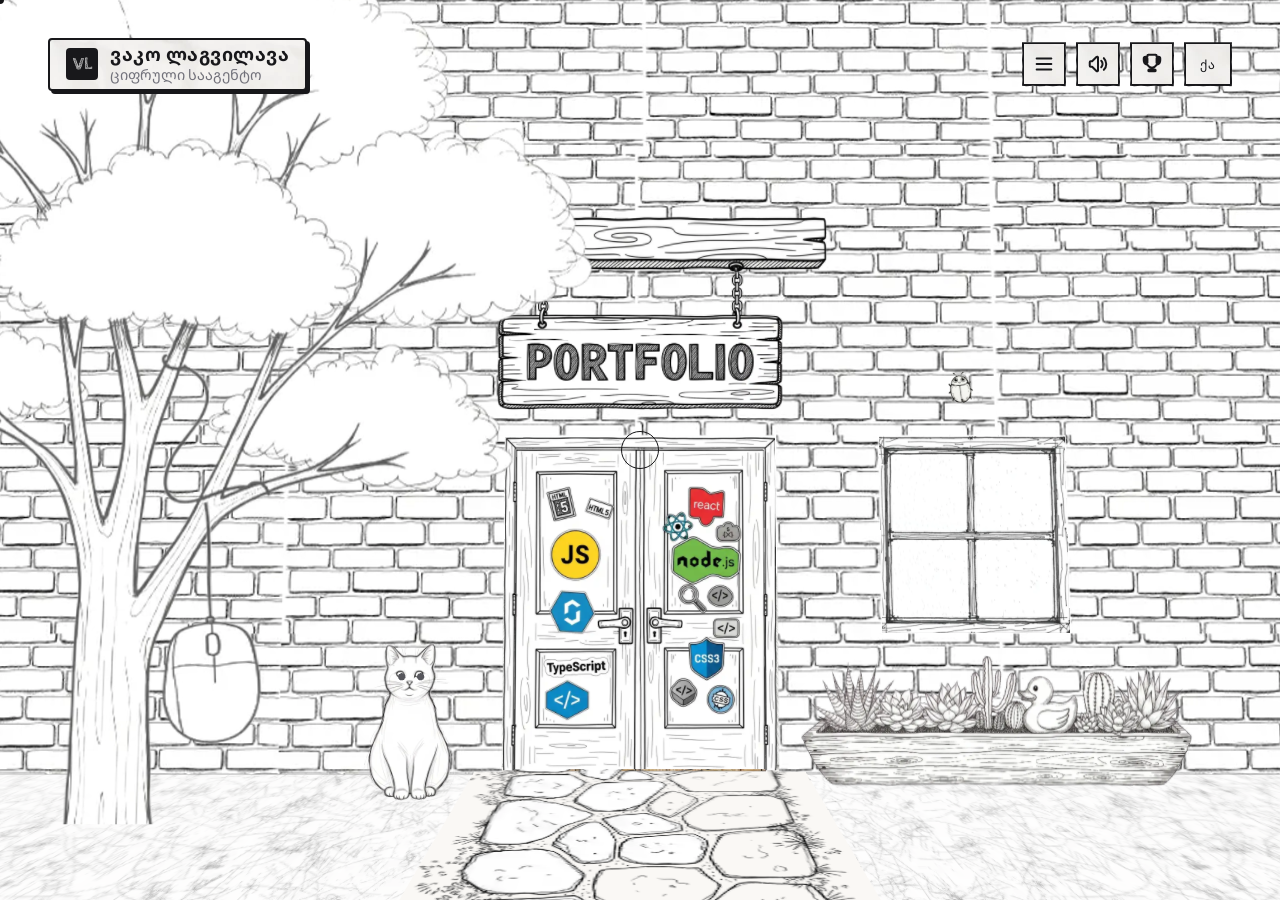
<file: index.html>
<!DOCTYPE html>
<html lang="ka">
<head>
  <meta charset="UTF-8">
  <meta name="viewport" content="width=device-width, initial-scale=1.0">
  <link rel="icon" href="data:,">
  <title>ვაკო ლაგვილავა | ციფრული სააგენტო — itomdev.com Interactive 3D Sketch</title>
  <meta name="description" content="ვაკო ლაგვილავასა და მისი გუნდის პრემიუმ ხელნაკეთი 3D პორტფოლიო და ციფრული სააგენტო itomdev.com-ის ესთეტიკით. ვებ დეველოპმენტი, UI/UX დიზაინი, AI ავტომატიზაცია, ვიდეო პროდუქცია, თარგმნა და SEO.">
  <meta name="author" content="ვაკო ლაგვილავა">
  
  <!-- Preload Textures -->
  <link rel="preload" as="image" href="assets/textures/paper-texture.webp">
  <link rel="preload" as="image" href="assets/textures/corridor/wall_texture.webp">
  <link rel="preload" as="image" href="assets/textures/corridor/kawalekpodlogi.webp">
  
  <!-- CSS Styles -->
  <link rel="stylesheet" href="css/base.css">
  <link rel="stylesheet" href="css/layout.css">
  <link rel="stylesheet" href="css/components.css">
  <link rel="stylesheet" href="css/animations.css">
  <link rel="stylesheet" href="css/experience.css?v=20260927_05">

  <style>
    /* itomdev 3D App Container */
    body {
      overflow: hidden;
      background: #faf8f5;
    }
    
    #canvasContainer {
      position: fixed;
      inset: 0;
      width: 100vw;
      height: 100vh;
      z-index: 1;
      cursor: grab;
    }

    #canvasContainer:active {
      cursor: grabbing;
    }

    /* Map Graphic with Overlay Slots */
    .authentic-map-wrapper {
      position: relative;
      width: 100%;
      border: 2px solid var(--border-ink);
      border-radius: 8px;
      overflow: hidden;
      box-shadow: 3px 3px 0px var(--border-ink);
      margin-top: 14px;
    }

    .authentic-map-img {
      width: 100%;
      display: block;
      pointer-events: none;
    }

    .map-room-hitbox {
      position: absolute;
      cursor: pointer;
      background: rgba(99, 102, 241, 0.08);
      border: 1.5px dashed rgba(24, 24, 27, 0.5);
      border-radius: 6px;
      transition: all 0.2s ease;
      display: flex;
      align-items: center;
      justify-content: center;
      font-family: var(--font-display);
      font-size: 1.1rem;
      color: var(--text-ink);
      font-weight: 700;
    }

    .map-room-hitbox:hover {
      background: rgba(99, 102, 241, 0.25);
      border-color: var(--accent);
      color: var(--accent);
      transform: scale(1.03);
    }

    .hitbox-about { top: 12%; left: 8%; width: 38%; height: 26%; }
    .hitbox-studio { top: 12%; right: 8%; width: 38%; height: 26%; }
    .hitbox-gallery { top: 42%; left: 8%; width: 38%; height: 26%; }
    .hitbox-ailab { top: 42%; right: 8%; width: 38%; height: 26%; }
    .hitbox-contact { bottom: 8%; left: 25%; width: 50%; height: 20%; }
  </style>
</head>
<body>

  <!-- 1. itomdev.com Authentic Paper Tear Preloader -->
  <div class="preloader" id="sitePreloader">
    <div class="preloader-half preloader-half-left"></div>
    <div class="preloader-half preloader-half-right"></div>
    <div class="preloader-center-content">
      <div class="preloader-badge">
        <div class="preloader-counter" id="preloaderCounter">0%</div>
        <div class="preloader-label">ქაღალდის გახევა...</div>
      </div>
      <div style="font-family: var(--font-hand); font-size: 1.25rem; color: #3f3f46; font-weight: 700;">
        ვაკო ლაგვილავა • 3D ციფრული სივრცე
      </div>
    </div>
  </div>

  <!-- 2. 3D WebGL Canvas Container (Walkable Hand-Drawn Corridor) -->
  <div id="canvasContainer"></div>

  <!-- 3. Floating "Back to Corridor" Button (visible when inside a room) -->
  <button class="back-to-corridor-btn" id="backToCorridorBtn" data-cursor-text="გასვლა">
    <span data-i18n="backToCorridor">← კორიდორში დაბრუნება</span>
  </button>

  <!-- 4. Floating Header & HUD Controls (itomdev style) -->
  <header class="site-header">
    <a href="#" class="brand-badge" id="corridorBrandBadge" data-cursor-text="სააგენტო">
      <div class="brand-logo-icon">VL</div>
      <div class="brand-text">
        <span class="brand-name">ვაკო ლაგვილავა</span>
        <span class="brand-tagline" data-i18n="brandTagline">ციფრული სააგენტო</span>
      </div>
    </a>

    <div class="hud-controls">
      <!-- 1. Authentic Menu Button [ ☰ ] -->
      <button class="hud-btn" id="mapBtn" aria-label="მენიუ & რუკა" data-cursor-text="მენიუ">
        <svg fill="none" stroke="currentColor" viewBox="0 0 24 24" stroke-width="2.5">
          <path stroke-linecap="round" stroke-linejoin="round" d="M4 6h16M4 12h16M4 18h16"/>
        </svg>
      </button>

      <!-- 2. Audio Toggle Button [ 🔊 ] -->
      <button class="hud-btn" id="audioBtn" aria-label="ხმა" data-cursor-text="ხმა">
        <svg fill="none" stroke="currentColor" viewBox="0 0 24 24" stroke-width="2">
          <path stroke-linecap="round" stroke-linejoin="round" d="M15.536 8.464a5 5 0 010 7.072m2.828-9.9a9 9 0 010 12.728M5.586 15H4a1 1 0 01-1-1v-4a1 1 0 011-1h1.586l4.707-4.707C10.923 3.663 12 4.109 12 5v14c0 .891-1.077 1.337-1.707.707L5.586 15z"/>
        </svg>
      </button>

      <!-- 3. Trophy / Achievements Button [ 🏆 ] -->
      <button class="hud-btn" id="notesBtn" aria-label="მიღწევები" data-cursor-text="მიღწევები">
        <svg fill="none" stroke="currentColor" viewBox="0 0 24 24" stroke-width="2">
          <path stroke-linecap="round" stroke-linejoin="round" d="M19 4h-2V3a1 1 0 00-1-1H8a1 1 0 00-1 1v1H5a2 2 0 00-2 2v2a5 5 0 004 4.9 7 7 0 005 3.1V18H9a1 1 0 000 2h6a1 1 0 000-2h-3v-2a7 7 0 005-3.1A5 5 0 0021 8V6a2 2 0 00-2-2zM5 8V6h2v4.7A3 3 0 015 8zm14 0a3 3 0 01-2 2.7V6h2v2z"/>
        </svg>
      </button>
      <div class="language-switcher">
        <button class="hud-btn language-toggle" id="languageToggle" aria-label="ენის არჩევა" aria-expanded="false">
          <span id="currentLanguage">ქა</span>
        </button>
        <div class="language-menu" id="languageMenu" hidden>
          <button type="button" data-language="ka">ქართული</button>
          <button type="button" data-language="en">English</button>
          <button type="button" data-language="ru">Русский</button>
        </div>
      </div>
    </div>
  </header>

  <!-- 5. Floating Corridor Hint at bottom -->
  <div class="corridor-hint-badge" id="corridorHint">
    <span class="hint-arrow">🚪</span>
    <span id="corridorHintText" data-i18n="entranceHint">მიიტანეთ მაუსი კართან • დააკლიკეთ შესასვლელად</span>
  </div>

  <!-- 6. Interactive Floor Map Modal -->
  <div class="map-modal-backdrop" id="mapModal">
    <div class="map-panel-card">
      <div class="map-header">
        <div class="map-title-group">
          <span class="section-tag" data-i18n="mapTag">ინტერაქტიული რუკა</span>
          <h3 data-i18n="mapTitle">სააგენტოს სივრცე (Floor Plan)</h3>
          <p data-i18n="mapDescription">დააჭირეთ ოთახს კორიდორში გადასაადგილებლად ან შესასვლელად</p>
        </div>
        <button class="modal-close-btn" id="mapCloseBtn">✕</button>
      </div>

      <div class="authentic-map-wrapper">
        <img src="assets/images/map.webp" alt="Floor Map" class="authentic-map-img">
        <button class="map-room-hitbox hitbox-about" data-target-room="about" data-cursor-text="შესვლა">
          <span data-i18n="aboutRoom">ჩვენ შესახებ</span>
        </button>
        <button class="map-room-hitbox hitbox-studio" data-target-room="services" data-cursor-text="შესვლა">
          <span data-i18n="servicesRoom">სერვისები</span>
        </button>
        <button class="map-room-hitbox hitbox-gallery" data-target-room="work" data-cursor-text="შესვლა">
          <span data-i18n="workRoom">ნამუშევრები</span>
        </button>
        <button class="map-room-hitbox hitbox-ailab" data-target-room="ai-lab" data-cursor-text="შესვლა">
          AI Lab
        </button>
        <button class="map-room-hitbox hitbox-contact" data-target-room="contact" data-cursor-text="შესვლა">
          <span data-i18n="contactRoom">კონტაქტი</span>
        </button>
      </div>

      <div style="display: flex; justify-content: space-between; align-items: center; margin-top: 18px; font-family: var(--font-hand); font-size: 1.1rem; color: var(--text-muted);">
        <span data-i18n="mapInstruction">📍 დააკლიკეთ ნებისმიერ ზონაზე</span>
        <button class="btn btn-secondary btn-sm" id="mapExitToCorridorBtn" data-i18n="backToCorridorShort">კორიდორში დაბრუნება</button>
      </div>
    </div>
  </div>

  <!-- 7. Audio Settings Panel -->
  <div class="audio-panel-card" id="audioPanel">
    <div class="audio-row">
      <label for="muteCheckbox">ხმოვანი ეფექტები</label>
      <input type="checkbox" id="muteCheckbox" checked style="accent-color: var(--accent); cursor: pointer;">
    </div>
    <div style="font-family: var(--font-hand); font-size: 0.95rem; color: var(--text-muted);">
      ხმის სიმძლავრე (Web Audio):
    </div>
    <input type="range" id="volumeSlider" min="0" max="1" step="0.05" value="0.5" class="audio-slider">
  </div>

  <!-- 8. Achievements & Notes Panel -->
  <div class="notes-panel-card" id="notesPanel">
    <div style="display: flex; justify-content: space-between; align-items: center; border-bottom: 2px dashed #cbd5e1; padding-bottom: 8px; margin-bottom: 12px;">
      <h4 style="font-family: var(--font-display); font-size: 1.3rem; margin: 0;">ჩანიშვნები & მიღწევები</h4>
      <button id="notesCloseBtn" style="cursor: pointer;">✕</button>
    </div>
    <div class="notes-list">
      <div class="note-item unlocked">
        <div class="note-item-check">✓</div>
        <div>
          <div class="note-item-title">კეთილი იყოს თქვენი მობრძანება!</div>
          <div class="note-item-desc">ქაღალდის პრეპროცესორი გაიხსნა და 3D კორიდორი ჩაიტვირთა.</div>
        </div>
      </div>
      <div class="note-item unlocked">
        <div class="note-item-check">✓</div>
        <div>
          <div class="note-item-title">100% No-Template 3D კოდი</div>
          <div class="note-item-desc">itomdev-ის სტილის ხელნაკეთი Three.js კორიდორი.</div>
        </div>
      </div>
      <div class="note-item">
        <div class="note-item-check">○</div>
        <div>
          <div class="note-item-title">გაიარეთ კორიდორი</div>
          <div class="note-item-desc">დასქროლეთ და შეაღეთ ოთახების კარები.</div>
        </div>
      </div>
      <div class="note-item">
        <div class="note-item-check">○</div>
        <div>
          <div class="note-item-title">გამოსცადეთ AI Lab</div>
          <div class="note-item-desc">გაუშვით AI აგენტის ავტონომიური სიმულატორი.</div>
        </div>
      </div>
    </div>
  </div>

  <!-- ======================================================== -->
  <!-- 9. ROOM OVERLAYS (Accessible via door click or map click) -->
  <!-- ======================================================== -->

  <!-- ROOM 1: ABOUT (ჩვენ შესახებ & გუნდი) -->
  <div class="room-overlay-view" id="roomAbout">
    <div class="room-inner-card">
      <div class="section-header">
        <span class="section-tag">ROOM 01 • ABOUT & TEAM</span>
        <h2 class="section-title">ვაკო ლაგვილავა და გუნდი</h2>
        <p class="section-desc">
          "ჩვენ ვაშენებთ სრულ ციფრულ გადაწყვეტილებას იდეიდან დანერგვამდე — დიზაინი, კოდი, კონტენტი და ავტომატიზაცია ერთ ადგილას."
        </p>
      </div>

      <div style="display: grid; grid-template-columns: 1fr 2fr; gap: 36px; align-items: center; margin-bottom: 40px;">
        <div style="text-align: center;">
          <div style="width: 150px; height: 150px; margin: 0 auto; background: #18181b; color: #fff; border-radius: var(--radius-sketch-1); border: 3px solid var(--border-ink); box-shadow: 6px 6px 0px var(--accent); display: flex; align-items: center; justify-content: center; font-family: var(--font-display); font-size: 3.8rem;">
            VL
          </div>
          <h3 style="font-family: var(--font-display); font-size: 1.8rem; margin-top: 14px;">ვაკო ლაგვილავა</h3>
          <p style="font-family: var(--font-hand); font-size: 1.15rem; color: var(--accent);">Creative Lead & Architect</p>
        </div>

        <div>
          <span style="font-family: var(--font-hand); font-size: 1.3rem; color: var(--accent); font-weight: 700;">Mechanics First ფილოსოფია</span>
          <p style="font-size: 1.05rem; line-height: 1.7; color: var(--text-ink); margin-top: 10px;">
            ვაკო ლაგვილავას ციფრული სააგენტო შეიქმნა მკაფიო მიზნით: დავამსხვრიოთ ნელი, შაბლონური საიტების ეპოქა. ჩვენთან ჯერ იგება მყარი არქიტექტურა, 60fps სისწრაფე და სუფთა ლოგიკა — შემდეგ ემატება შთამბეჭდავი ხელნაწერი ანიმაცია და AI ინტეგრაციები.
          </p>
        </div>
      </div>

      <!-- Team Members -->
      <div style="display: grid; grid-template-columns: repeat(auto-fit, minmax(260px, 1fr)); gap: 20px;">
        <div class="paper-card" style="padding: 24px;">
          <h4 style="font-family: var(--font-display); font-size: 1.4rem;">UI/UX & Branding</h4>
          <p style="font-family: var(--font-hand); color: var(--accent); font-size: 1.05rem;">დიზაინერების გუნდი</p>
          <p style="font-size: 0.9rem; color: var(--text-muted); margin-top: 6px;">მომხმარებელზე მორგებული იდენტობა, ლოგო და დიზაინ სისტემები.</p>
        </div>

        <div class="paper-card" style="padding: 24px;">
          <h4 style="font-family: var(--font-display); font-size: 1.4rem;">Engineering & 3D</h4>
          <p style="font-family: var(--font-hand); color: var(--accent); font-size: 1.05rem;">Frontend / Backend</p>
          <p style="font-size: 0.9rem; color: var(--text-muted); margin-top: 6px;">No-Template სუფთა კოდი, Three.js, React, GSAP ანიმაციები.</p>
        </div>

        <div class="paper-card" style="padding: 24px;">
          <h4 style="font-family: var(--font-display); font-size: 1.4rem;">AI Research Core</h4>
          <p style="font-family: var(--font-hand); color: var(--accent); font-size: 1.05rem;">AI ინჟინერია</p>
          <p style="font-size: 0.9rem; color: var(--text-muted); margin-top: 6px;">ავტონომიური აგენტები, RAG, მონაცემთა ავტომატური ანალიზი.</p>
        </div>
      </div>

      <div style="margin-top: 36px; text-align: center;">
        <button class="btn btn-primary room-exit-btn">კორიდორში დაბრუნება ↩</button>
      </div>
    </div>
  </div>

  <!-- ROOM 2: SERVICES (სერვისების სტუდია) -->
  <div class="room-overlay-view" id="roomServices">
    <div class="room-inner-card">
      <div class="section-header">
        <span class="section-tag">ROOM 02 • SERVICES STUDIO</span>
        <h2 class="section-title">ჩვენი 6 ძირითადი სერვისი</h2>
        <p class="section-desc">
          რას ვაკეთებთ, ვის სჭირდება და რატომ არის სასარგებლო თქვენი ბიზნესისთვის:
        </p>
      </div>

      <div class="services-grid" id="servicesContainer">
        <!-- Rendered via js/data/services.js -->
      </div>

      <div style="margin-top: 36px; text-align: center;">
        <button class="btn btn-primary room-exit-btn">კორიდორში დაბრუნება ↩</button>
      </div>
    </div>
  </div>

  <!-- ROOM 3: WORK (ნამუშევრების გალერეა & Case Studies) -->
  <div class="room-overlay-view" id="roomWork">
    <div class="room-inner-card">
      <div class="section-header">
        <span class="section-tag">ROOM 03 • GALLERY & CASE STUDIES</span>
        <h2 class="section-title">შედეგზე ორიენტირებული პორტფოლიო</h2>
        <p class="section-desc">
          დააჭირეთ ნებისმიერ ბარათს სრული Case Study-ს სანახავად (პრობლემა → გადაწყვეტა → შედეგი):
        </p>
      </div>

      <!-- Filters -->
      <div class="portfolio-filters-row">
        <button class="filter-pill active" data-filter="all">ყველა ნამუშევარი</button>
        <button class="filter-pill" data-filter="web-dev">ვებ & აპლიკაციები</button>
        <button class="filter-pill" data-filter="design">დიზაინი & ბრენდინგი</button>
        <button class="filter-pill" data-filter="ai-automation">AI ავტომატიზაცია</button>
        <button class="filter-pill" data-filter="video">ვიდეო & Motion</button>
        <button class="filter-pill" data-filter="translation">თარგმნა</button>
        <button class="filter-pill" data-filter="seo">SEO & ზრდა</button>
      </div>

      <!-- Grid -->
      <div class="portfolio-grid" id="portfolioGridContainer"></div>

      <!-- Before / After Slider -->
      <div style="margin-top: 50px;">
        <h3 style="font-family: var(--font-display); font-size: 1.8rem; margin-bottom: 12px;">ტრანსფორმაციის სლაიდერი: გადაწიეთ</h3>
        <div class="before-after-container" data-cursor-text="გადაწიე">
          <div class="ba-layer ba-before">
            <div class="ba-card-inner">
              <span class="ba-badge">ძველი სისტემა</span>
              <h3 class="ba-title">ნელი შაბლონი & რუტინა</h3>
              <p style="color: #a1a1aa;">6.8 წმ ჩატვირთვა, ხელით რუტინული პროცესები და დამოკიდებულება რეკლამაზე.</p>
            </div>
          </div>
          <div class="ba-layer ba-after">
            <div class="ba-card-inner">
              <span class="ba-badge">ახალი გადაწყვეტა</span>
              <h3 class="ba-title" style="color: #67e8f9;">60 FPS & Custom AI</h3>
              <p style="color: #bae6fd;">0.4 წმ ელვისებური ჩატვირთვა, +240% კონვერსია და ავტონომიური AI მხარდაჭერა.</p>
            </div>
          </div>
          <div class="ba-handle"><div class="ba-handle-btn">⇄</div></div>
        </div>
      </div>

      <div style="margin-top: 36px; text-align: center;">
        <button class="btn btn-primary room-exit-btn">კორიდორში დაბრუნება ↩</button>
      </div>
    </div>
  </div>

  <!-- ROOM 4: AI LAB (AI ინოვაციების ლაბორატორია) -->
  <div class="room-overlay-view" id="roomAILab">
    <div class="room-inner-card">
      <div class="section-header">
        <span class="section-tag">ROOM 04 • AGENCY AI LAB</span>
        <h2 class="section-title">ინტერაქტიული AI ავტომატიზაციის სიმულატორი</h2>
        <p class="section-desc">
          გამოსცადეთ ავტონომიური AI აგენტის მუშაობის რეალური სიმულაცია. აირჩიეთ სცენარი და გაუშვით:
        </p>
      </div>

      <div class="ai-lab-wrapper">
        <div class="ai-lab-header">
          <div class="ai-lab-title">⚡ Autonomous Multi-Agent Engine</div>
          <span class="ai-lab-badge">Production Ready</span>
        </div>

        <div class="ai-lab-presets">
          <button class="preset-btn active" data-preset="support" data-cursor-text="სცენარი 1">24/7 კლიენტთა მხარდაჭერა</button>
          <button class="preset-btn" data-preset="finance" data-cursor-text="სცენარი 2">ინვოისების & რეპორტების დამუშავება</button>
          <button class="preset-btn" data-preset="research" data-cursor-text="სცენარი 3">კონკურენტების AI კვლევა</button>
        </div>

        <div class="ai-lab-input-box">
          <input type="text" id="aiInput" class="ai-input-field" value="კლიენტმა მოგვწერა: 'გამარჯობა, სად არის ჩემი შეკვეთა #4892 და როდის ჩამომივა?'" readonly>
          <button class="btn btn-primary" id="aiRunBtn" data-cursor-text="გაშვება">AI აგენტის გაშვება ⚡</button>
        </div>

        <div class="ai-output-terminal" id="aiTerminal">
          <div class="ai-terminal-step terminal-accent">
            [SYSTEM_IDLE] აგენტი მზადაა. დააჭირეთ "AI აგენტის გაშვება" ღილაკს.
          </div>
        </div>
      </div>

      <div style="margin-top: 36px; text-align: center;">
        <button class="btn btn-primary room-exit-btn">კორიდორში დაბრუნება ↩</button>
      </div>
    </div>
  </div>

  <!-- ROOM 5: CONTACT (მოლაპარაკების ოთახი & Get a Quote) -->
  <div class="room-overlay-view" id="roomContact">
    <div class="room-inner-card">
      <div class="section-header">
        <span class="section-tag">ROOM 05 • CONTACT & QUOTE</span>
        <h2 class="section-title">დაიწყეთ თქვენი პროექტი</h2>
        <p class="section-desc">
          მონიშნეთ საჭირო სერვისები, მოკლედ აღწერეთ იდეა და მიიღეთ ზუსტი შეფასება 2 საათში.
        </p>
      </div>

      <div class="quote-form-card">
        <form id="quoteForm">
          <div class="form-group">
            <label class="form-label">აირჩიეთ საჭირო სერვის(ებ)ი:</label>
            <div class="services-checkbox-grid">
              <label class="service-choice-pill"><input type="checkbox" name="service" value="web-dev"><span class="choice-text">💻 ვებ / App Dev</span></label>
              <label class="service-choice-pill"><input type="checkbox" name="service" value="design"><span class="choice-text">🎨 UI/UX & ბრენდინგი</span></label>
              <label class="service-choice-pill"><input type="checkbox" name="service" value="ai-automation"><span class="choice-text">🤖 AI ავტომატიზაცია</span></label>
              <label class="service-choice-pill"><input type="checkbox" name="service" value="video"><span class="choice-text">🎬 ვიდეო & Motion</span></label>
              <label class="service-choice-pill"><input type="checkbox" name="service" value="translation"><span class="choice-text">🌐 თარგმნა / ლოკალიზაცია</span></label>
              <label class="service-choice-pill"><input type="checkbox" name="service" value="seo"><span class="choice-text">📈 SEO & მარკეტინგი</span></label>
            </div>
          </div>

          <div style="display: grid; grid-template-columns: 1fr 1fr; gap: 20px;">
            <div class="form-group">
              <label for="userName" class="form-label">თქვენი სახელი / კომპანია:</label>
              <input type="text" id="userName" class="form-input" placeholder="მაგ. გიორგი ბერიძე" required>
            </div>
            <div class="form-group">
              <label for="userEmail" class="form-label">ელექტრონული ფოსტა:</label>
              <input type="email" id="userEmail" class="form-input" placeholder="example@company.com" required>
            </div>
          </div>

          <div class="form-group">
            <label for="projectDesc" class="form-label">პროექტის მოკლე აღწერა:</label>
            <textarea id="projectDesc" class="form-textarea" placeholder="გვიამბეთ თქვენი მიზნებისა და ვადების შესახებ..." required></textarea>
          </div>

          <button type="submit" class="btn btn-primary" style="width: 100%;">მოთხოვნის გაგზავნა & შეფასების მიღება ⚡</button>
        </form>
      </div>

      <div style="margin-top: 36px; text-align: center;">
        <button class="btn btn-primary room-exit-btn">კორიდორში დაბრუნება ↩</button>
      </div>
    </div>
  </div>

  <!-- Toast Notification -->
  <div class="form-feedback-toast" id="formToast">
    <div style="font-size: 1.6rem;">🎉</div>
    <div>
      <div class="toast-title">მოთხოვნა მიღებულია!</div>
      <div style="font-size: 0.95rem; color: #52525b;">ვაკო ან გუნდის წევრი 2 საათში დაგიკავშირდებათ.</div>
    </div>
  </div>

  <!-- Three.js Library -->
  <script src="js/three.min.js"></script>

  <!-- Main ES Module -->
  <script type="module" src="js/main.js?v=20260927_09"></script>
</body>
</html>
</file>
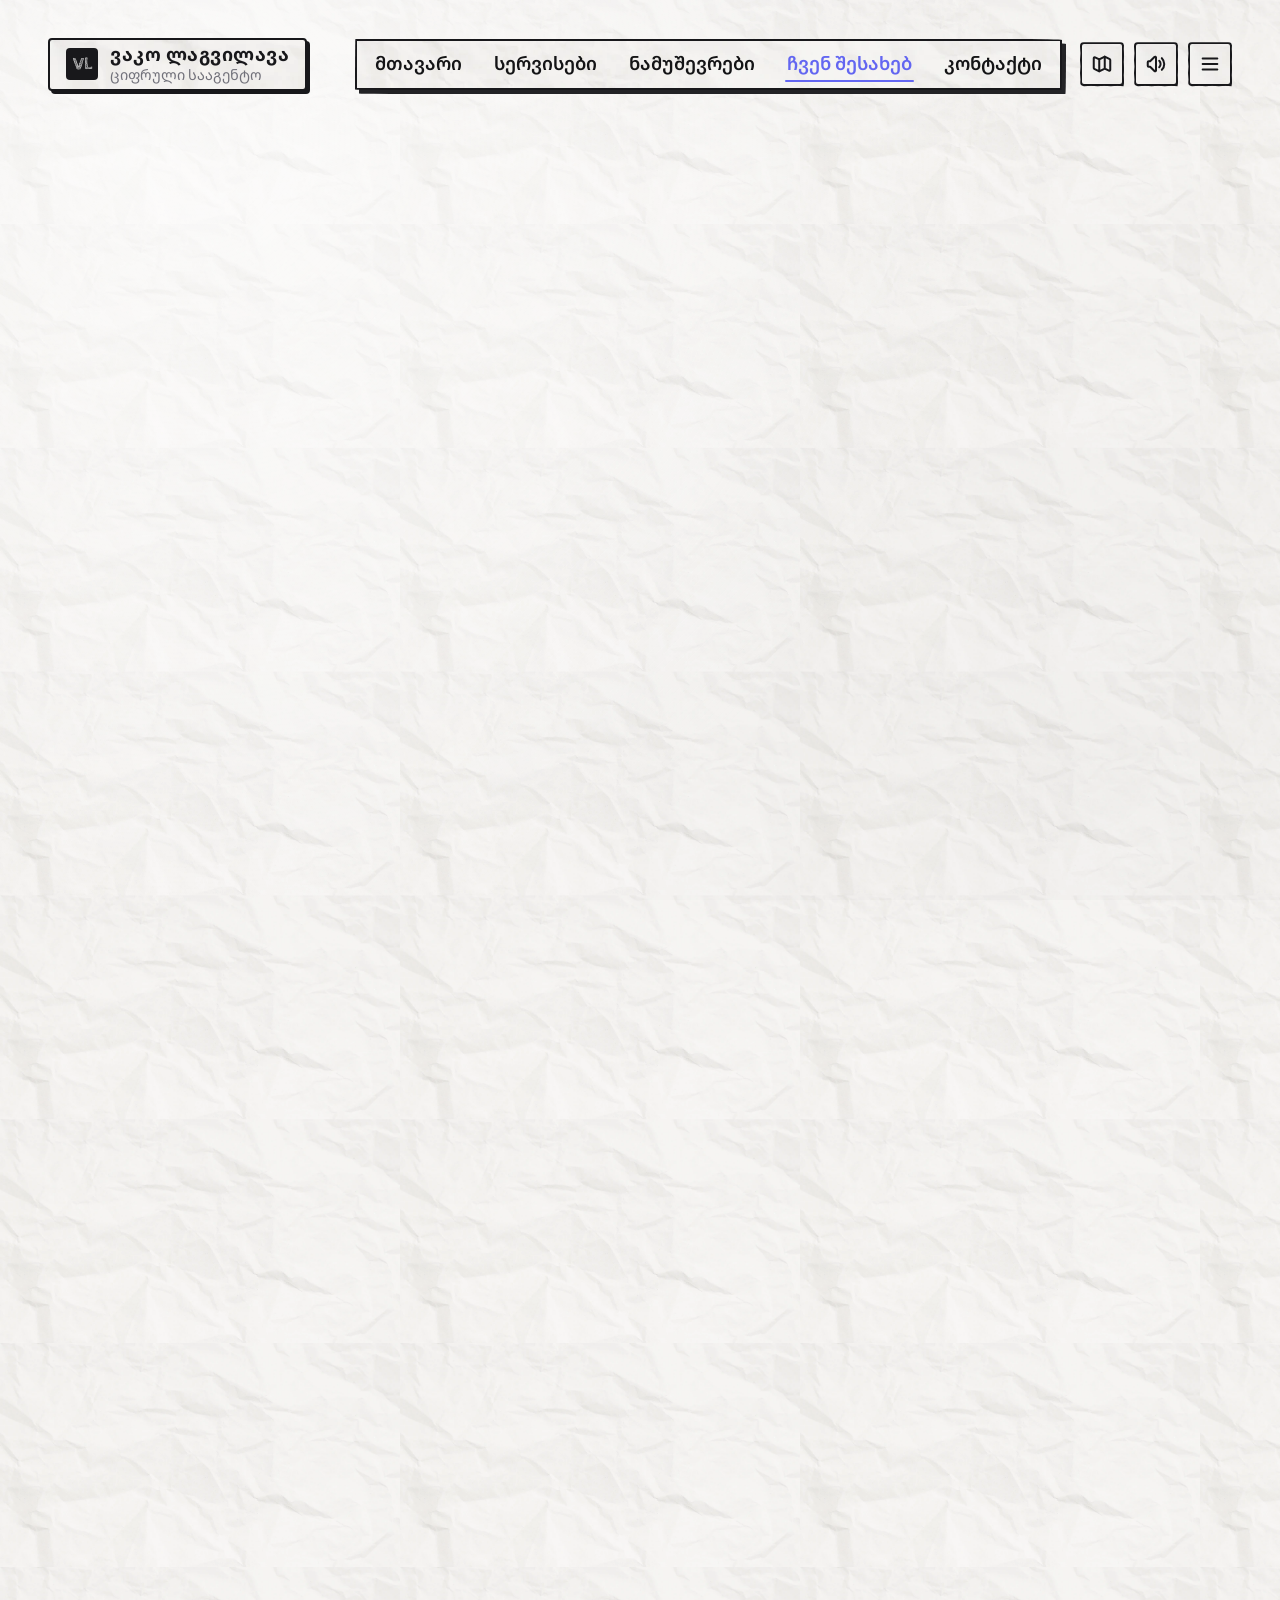
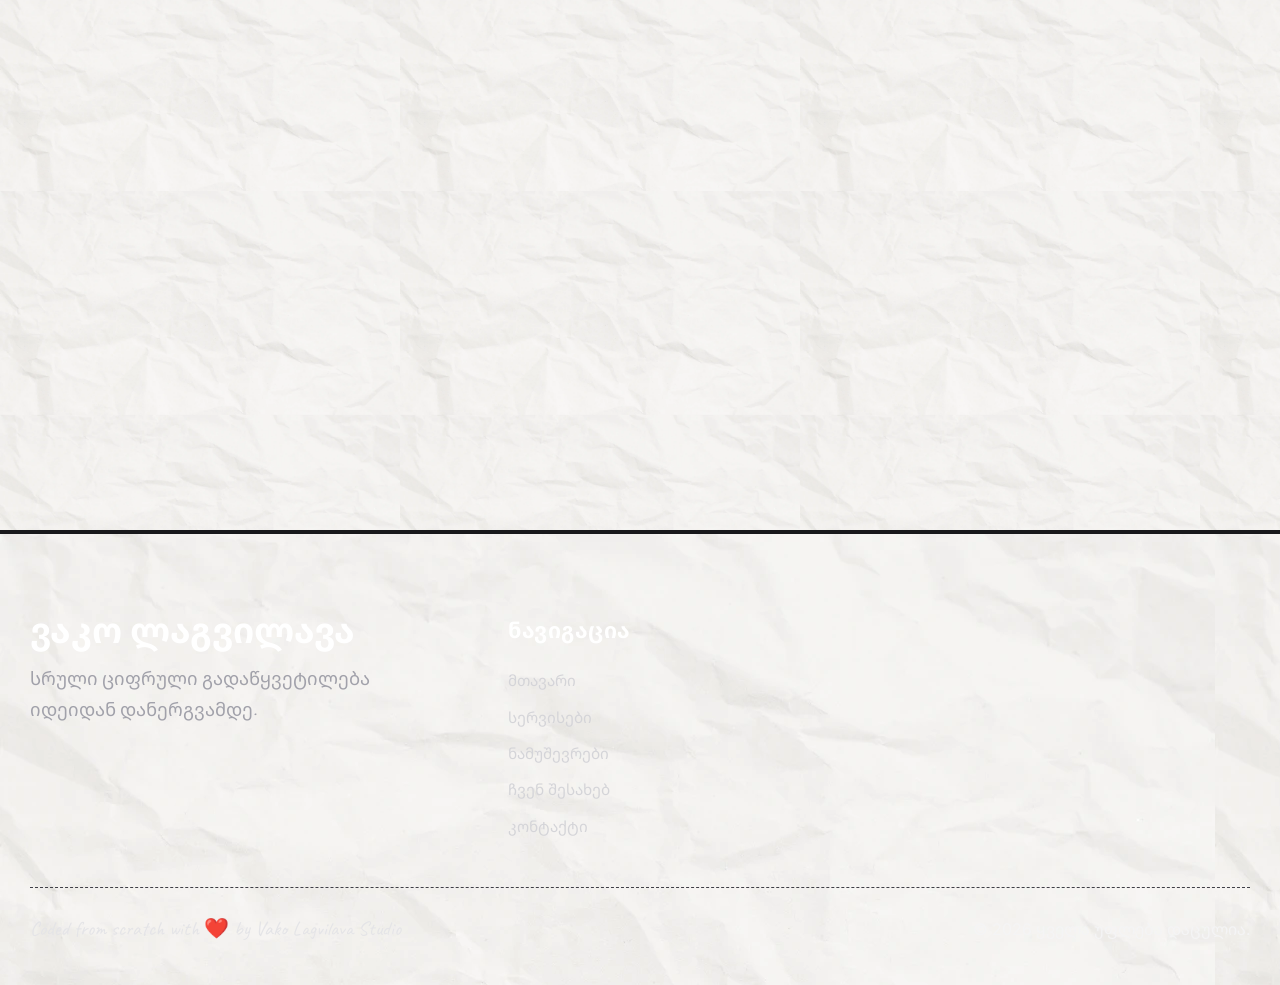
<file: about.html>
<!DOCTYPE html>
<html lang="ka">
<head>
  <meta charset="UTF-8">
  <meta name="viewport" content="width=device-width, initial-scale=1.0">
  <title>ჩვენ შესახებ | ვაკო ლაგვილავა — ციფრული სააგენტო</title>
  <meta name="description" content="ვაკო ლაგვილავა და მისი გუნდი. ვინ ვართ ჩვენ, ჩვენი ფილოსოფია, მისია და ტექნოლოგიური სტანდარტები.">
  
  <link rel="stylesheet" href="css/base.css">
  <link rel="stylesheet" href="css/layout.css">
  <link rel="stylesheet" href="css/components.css">
  <link rel="stylesheet" href="css/animations.css">
</head>
<body>

  <!-- Floating HUD Header -->
  <header class="site-header">
    <a href="index.html" class="brand-badge" data-cursor-text="მთავარი">
      <div class="brand-logo-icon">VL</div>
      <div class="brand-text">
        <span class="brand-name">ვაკო ლაგვილავა</span>
        <span class="brand-tagline">ციფრული სააგენტო</span>
      </div>
    </a>

    <div class="hud-controls">
      <nav class="nav-links-pill">
        <a href="index.html" class="nav-pill-item">მთავარი</a>
        <a href="services.html" class="nav-pill-item">სერვისები</a>
        <a href="work.html" class="nav-pill-item">ნამუშევრები</a>
        <a href="about.html" class="nav-pill-item active">ჩვენ შესახებ</a>
        <a href="contact.html" class="nav-pill-item">კონტაქტი</a>
      </nav>

      <button class="hud-btn" id="mapBtn" aria-label="რუკა" data-cursor-text="რუკა">
        <svg fill="none" stroke="currentColor" viewBox="0 0 24 24">
          <path stroke-linecap="round" stroke-linejoin="round" d="M9 20l-5.447-2.724A1 1 0 013 16.382V5.618a1 1 0 011.447-.894L9 7m0 13l6-3m-6 3V7m6 10l4.553 2.276A1 1 0 0021 18.382V7.618a1 1 0 00-.553-.894L15 4m0 13V4m0 0L9 7"/>
        </svg>
      </button>

      <button class="hud-btn" id="audioBtn" aria-label="ხმა" data-cursor-text="ხმა">
        <svg fill="none" stroke="currentColor" viewBox="0 0 24 24">
          <path stroke-linecap="round" stroke-linejoin="round" d="M15.536 8.464a5 5 0 010 7.072m2.828-9.9a9 9 0 010 12.728M5.586 15H4a1 1 0 01-1-1v-4a1 1 0 011-1h1.586l4.707-4.707C10.923 3.663 12 4.109 12 5v14c0 .891-1.077 1.337-1.707.707L5.586 15z"/>
        </svg>
      </button>

      <button class="hud-btn" id="menuBtn" aria-label="მენიუ" data-cursor-text="მენიუ">
        <svg fill="none" stroke="currentColor" viewBox="0 0 24 24">
          <path stroke-linecap="round" stroke-linejoin="round" d="M4 6h16M4 12h16M4 18h16"/>
        </svg>
      </button>
    </div>
  </header>

  <!-- Interactive Map Modal -->
  <div class="map-modal-backdrop" id="mapModal">
    <div class="map-panel-card">
      <div class="map-header">
        <div class="map-title-group">
          <span class="section-tag">ინტერაქტიული რუკა</span>
          <h3>სააგენტოს სივრცე</h3>
        </div>
        <button class="modal-close-btn" id="mapCloseBtn">✕</button>
      </div>
      <div class="floor-plan-container">
        <button class="floor-room" data-target-page="index.html" data-target-section="hero">
          <span class="floor-room-code">00 • HERO</span>
          <span class="floor-room-name">მთავარი კორიდორი</span>
        </button>
        <button class="floor-room" data-target-page="services.html">
          <span class="floor-room-code">01 • STUDIO</span>
          <span class="floor-room-name">სერვისები</span>
        </button>
        <button class="floor-room" data-target-page="work.html">
          <span class="floor-room-code">03 • GALLERY</span>
          <span class="floor-room-name">ნამუშევრები</span>
        </button>
        <button class="floor-room active-room" data-target-page="about.html">
          <span class="floor-room-code">04 • TEAM</span>
          <span class="floor-room-name">ჩვენ შესახებ</span>
        </button>
        <button class="floor-room" data-target-page="contact.html">
          <span class="floor-room-code">05 • CONTACT</span>
          <span class="floor-room-name">კონტაქტი</span>
        </button>
      </div>
    </div>
  </div>

  <!-- Audio Panel -->
  <div class="audio-panel-card" id="audioPanel">
    <div class="audio-row">
      <label for="muteCheckbox">ხმოვანი ეფექტები</label>
      <input type="checkbox" id="muteCheckbox" checked style="accent-color: var(--accent);">
    </div>
    <input type="range" id="volumeSlider" min="0" max="1" step="0.05" value="0.5" class="audio-slider">
  </div>

  <!-- Mobile Drawer -->
  <div class="menu-drawer-backdrop" id="menuDrawerBackdrop">
    <div class="menu-drawer">
      <div style="display: flex; justify-content: space-between; align-items: center;">
        <span class="brand-name" style="font-size: 1.4rem;">ვაკო ლაგვილავა</span>
        <button id="menuCloseBtn" class="modal-close-btn">✕</button>
      </div>
      <div class="drawer-links">
        <a href="index.html" class="drawer-nav-item">01. მთავარი</a>
        <a href="services.html" class="drawer-nav-item">02. სერვისები</a>
        <a href="work.html" class="drawer-nav-item">03. ნამუშევრები</a>
        <a href="about.html" class="drawer-nav-item">04. ჩვენ შესახებ</a>
        <a href="contact.html" class="drawer-nav-item">05. კონტაქტი</a>
      </div>
    </div>
  </div>

  <main class="main-wrapper">
    <section class="section-container">
      <div class="section-header reveal-fade-up">
        <span class="section-tag">ჩვენი ამბავი • მისია & გუნდი</span>
        <h1 class="section-title">ერთიანი გუნდი — სრული ციფრული ეკოსისტემა</h1>
        <p class="section-desc">
          "ჩვენ ვაშენებთ სრულ ციფრულ გადაწყვეტილებას იდეიდან დანერგვამდე — დიზაინი, კოდი, კონტენტი და ავტომატიზაცია ერთ ადგილას."
        </p>
      </div>

      <!-- Founder & Manifesto Card -->
      <div class="paper-card reveal-fade-up" style="padding: 48px; margin-bottom: 48px;">
        <div style="display: grid; grid-template-columns: 1fr 2fr; gap: 40px; align-items: center;">
          <div style="text-align: center;">
            <div style="width: 160px; height: 160px; margin: 0 auto; background: #18181b; color: #fff; border-radius: var(--radius-sketch-1); border: 3px solid var(--border-ink); box-shadow: 6px 6px 0px var(--accent); display: flex; align-items: center; justify-content: center; font-family: var(--font-display); font-size: 4rem;">
              VL
            </div>
            <h3 style="font-family: var(--font-display); font-size: 1.8rem; margin-top: 16px;">ვაკო ლაგვილავა</h3>
            <p style="font-family: var(--font-hand); font-size: 1.15rem; color: var(--accent);">Creative Lead & Architect</p>
          </div>

          <div>
            <span style="font-family: var(--font-hand); font-size: 1.3rem; color: var(--accent); font-weight: 700;">ჩვენი მიდგომა: Mechanics First</span>
            <p style="font-size: 1.1rem; line-height: 1.7; color: var(--text-ink); margin-top: 10px;">
              ჩვენი ფილოსოფია ეფუძნება პრინციპს: <strong>ჯერ მყარი მექანიკა, სისწრაფე და არქიტექტურა — შემდეგ მომხიბვლელი ანიმაცია და ვიზუალური მაგია.</strong>
            </p>
            <p style="font-size: 1.05rem; line-height: 1.7; color: var(--text-muted); margin-top: 12px;">
              ჩვენ არ ვიყენებთ მზა შაბლონებს, WordPress-ს ან ზედმეტად გადატვირთულ ბილდერებს. ყველა პროექტი იწერება ხელით, რაც უზრუნველყოფს 60 FPS სისწრაფეს მობილურებზეც კი, უმაღლეს SEO ქულებს (Lighthouse 95+) და თქვენს ბრენდზე მორგებულ უნიკალურობას.
            </p>
          </div>
        </div>
      </div>

      <!-- Team Members Grid -->
      <div class="section-header reveal-fade-up" style="margin-top: 60px;">
        <span class="section-tag">გუნდის წევრები & როლები</span>
        <h2 class="section-title">ექსპერტები, რომლებიც ქმნიან თქვენს წარმატებას</h2>
      </div>

      <div style="display: grid; grid-template-columns: repeat(auto-fit, minmax(280px, 1fr)); gap: 24px;">
        <div class="paper-card reveal-fade-up" style="padding: 28px;">
          <div style="width: 52px; height: 52px; background: #18181b; color: #fff; border-radius: 50%; display: flex; align-items: center; justify-content: center; font-family: var(--font-display); font-size: 1.4rem; margin-bottom: 14px;">
            UI
          </div>
          <h4 style="font-family: var(--font-display); font-size: 1.45rem; margin-bottom: 4px;">UI/UX & Brand Identity</h4>
          <p style="font-family: var(--font-hand); font-size: 1.05rem; color: var(--accent);">დიზაინერების გუნდი</p>
          <p style="font-size: 0.92rem; color: var(--text-muted); line-height: 1.5; margin-top: 8px;">
            მომხმარებლის ქცევაზე ორიენტირებული ინტერფეისები, ბრენდბუქი და მაღალკონვერსიული დიზაინ სისტემები.
          </p>
        </div>

        <div class="paper-card reveal-fade-up delay-1" style="padding: 28px;">
          <div style="width: 52px; height: 52px; background: var(--accent); color: #fff; border-radius: 50%; display: flex; align-items: center; justify-content: center; font-family: var(--font-display); font-size: 1.4rem; margin-bottom: 14px;">
            JS
          </div>
          <h4 style="font-family: var(--font-display); font-size: 1.45rem; margin-bottom: 4px;">Frontend & Creative Motion</h4>
          <p style="font-family: var(--font-hand); font-size: 1.05rem; color: var(--accent);">დეველოპმენტის გუნდი</p>
          <p style="font-size: 0.92rem; color: var(--text-muted); line-height: 1.5; margin-top: 8px;">
            React, Next.js, WebGL, Three.js და GSAP ანიმაციები უნაკლო 60fps რენდერინგით.
          </p>
        </div>

        <div class="paper-card reveal-fade-up delay-2" style="padding: 28px;">
          <div style="width: 52px; height: 52px; background: #0ea5e9; color: #fff; border-radius: 50%; display: flex; align-items: center; justify-content: center; font-family: var(--font-display); font-size: 1.4rem; margin-bottom: 14px;">
            AI
          </div>
          <h4 style="font-family: var(--font-display); font-size: 1.45rem; margin-bottom: 4px;">AI Automation & Agents</h4>
          <p style="font-family: var(--font-hand); font-size: 1.05rem; color: var(--accent);">ინტელექტუალური სისტემები</p>
          <p style="font-size: 0.92rem; color: var(--text-muted); line-height: 1.5; margin-top: 8px;">
            Custom AI ასისტენტები, მონაცემთა ექსტრაქცია, CRM სინქრონიზაცია და RAG არქიტექტურა.
          </p>
        </div>

        <div class="paper-card reveal-fade-up delay-3" style="padding: 28px;">
          <div style="width: 52px; height: 52px; background: #8b5cf6; color: #fff; border-radius: 50%; display: flex; align-items: center; justify-content: center; font-family: var(--font-display); font-size: 1.4rem; margin-bottom: 14px;">
            FX
          </div>
          <h4 style="font-family: var(--font-display); font-size: 1.45rem; margin-bottom: 4px;">Motion & Video Production</h4>
          <p style="font-family: var(--font-hand); font-size: 1.05rem; color: var(--accent);">ვიდეო არტისტები</p>
          <p style="font-size: 0.92rem; color: var(--text-muted); line-height: 1.5; margin-top: 8px;">
            3D მოდელირება, პროდუქტის რენდერები, სარეკლამო ვიდეო რგოლები და Sound FX.
          </p>
        </div>
      </div>

      <!-- Values Badges -->
      <div style="margin-top: 60px;" class="paper-card reveal-fade-up" style="padding: 36px; text-align: center;">
        <h3 style="font-family: var(--font-display); font-size: 1.8rem; margin-bottom: 18px;">ჩვენი ტექნოლოგიური სტეკი & ხელსაწყოები</h3>
        <div style="display: flex; justify-content: center; gap: 12px; flex-wrap: wrap;">
          <span class="hero-sticker-badge">JavaScript / ES Modules</span>
          <span class="hero-sticker-badge">React & Next.js</span>
          <span class="hero-sticker-badge">GSAP & ScrollTrigger</span>
          <span class="hero-sticker-badge">Three.js / WebGL</span>
          <span class="hero-sticker-badge">Custom AI Agents (LLM API)</span>
          <span class="hero-sticker-badge">Figma Design Systems</span>
          <span class="hero-sticker-badge">Cinema 4D & Octane</span>
          <span class="hero-sticker-badge">Google Search Console & GA4</span>
        </div>
      </div>

    </section>
  </main>

  <footer class="site-footer">
    <div class="footer-container">
      <div class="footer-brand">
        <h2>ვაკო ლაგვილავა</h2>
        <p>სრული ციფრული გადაწყვეტილება იდეიდან დანერგვამდე.</p>
      </div>
      <div class="footer-links-group">
        <h4>ნავიგაცია</h4>
        <ul>
          <li><a href="index.html" class="footer-link-item">მთავარი</a></li>
          <li><a href="services.html" class="footer-link-item">სერვისები</a></li>
          <li><a href="work.html" class="footer-link-item">ნამუშევრები</a></li>
          <li><a href="about.html" class="footer-link-item">ჩვენ შესახებ</a></li>
          <li><a href="contact.html" class="footer-link-item">კონტაქტი</a></li>
        </ul>
      </div>
    </div>
    <div class="footer-bottom">
      <div class="footer-signature">Coded from scratch with ❤️ by Vako Lagvilava Studio</div>
      <div>© 2026 ყველა უფლება დაცულია.</div>
    </div>
  </footer>

  <script type="module" src="js/main.js"></script>
</body>
</html>
</file>
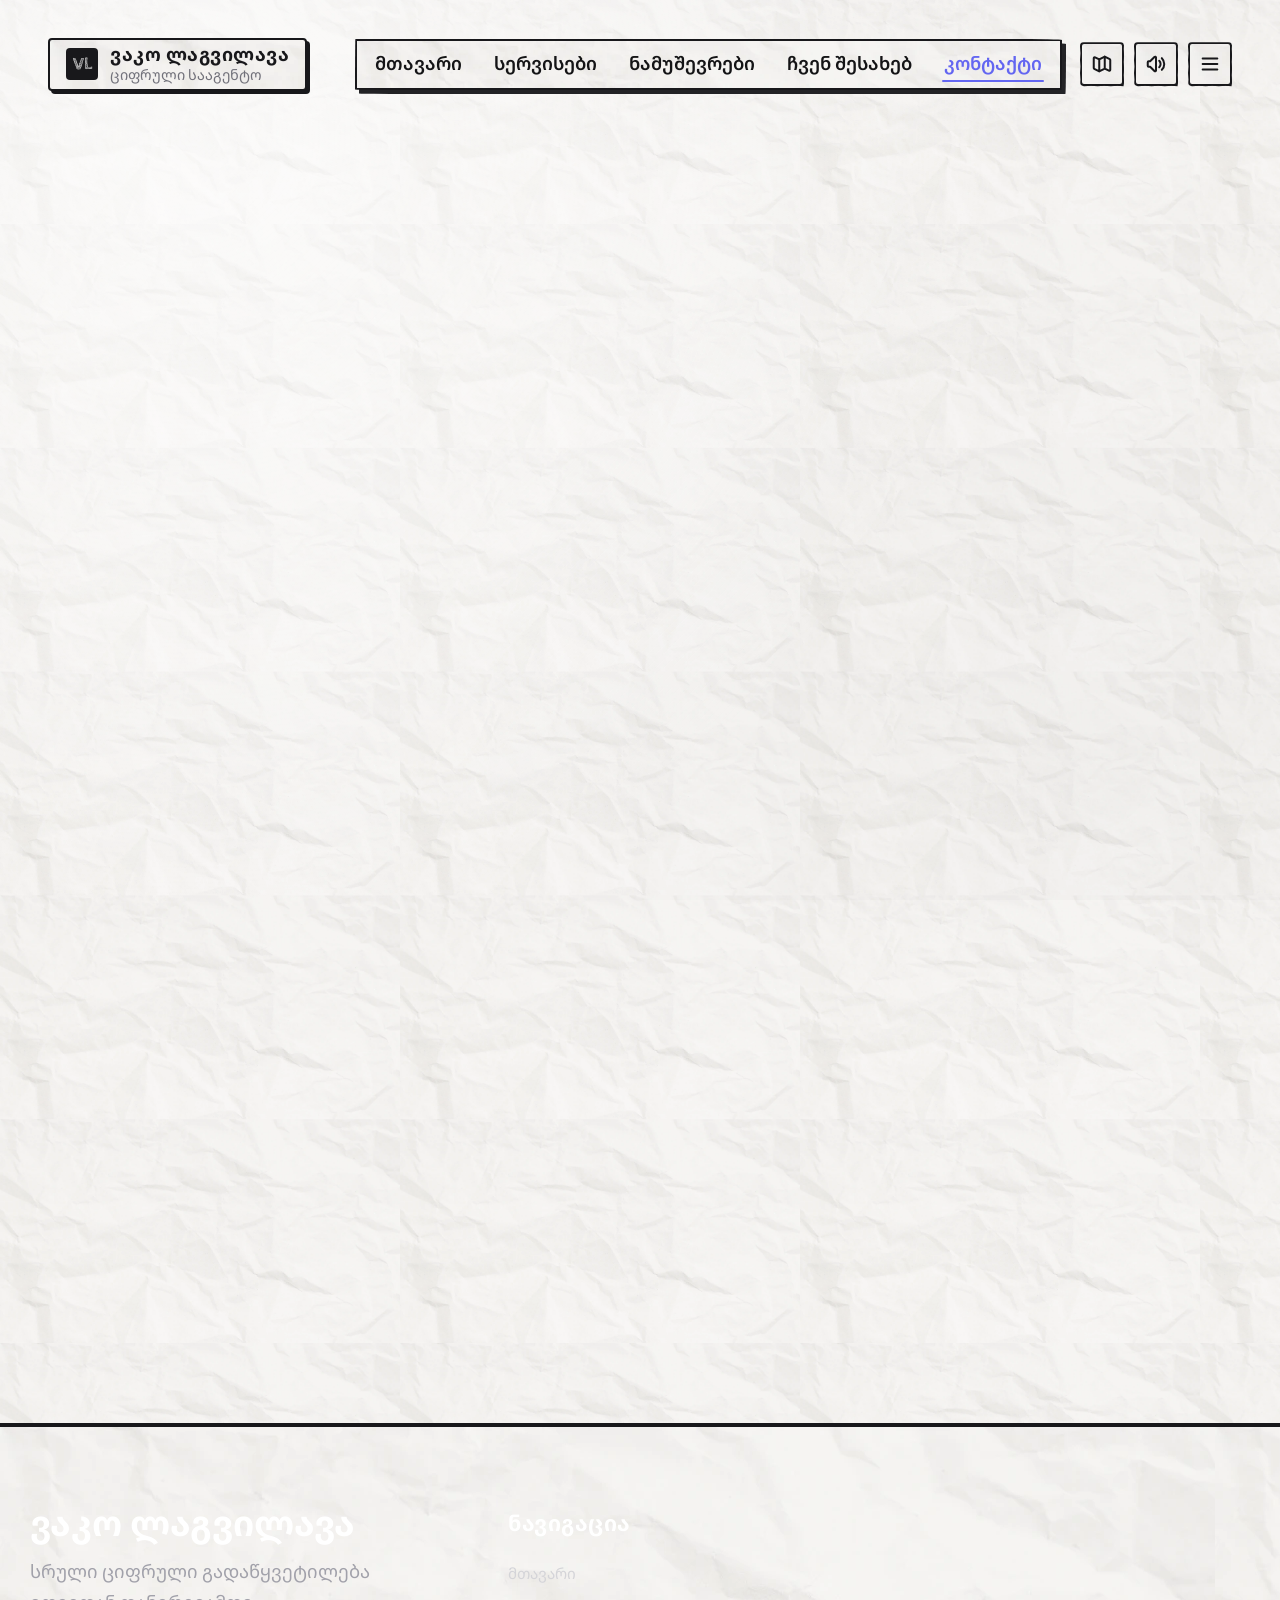
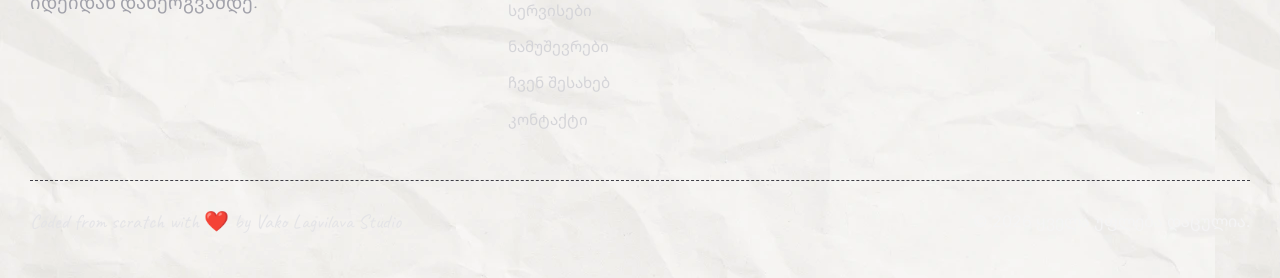
<file: contact.html>
<!DOCTYPE html>
<html lang="ka">
<head>
  <meta charset="UTF-8">
  <meta name="viewport" content="width=device-width, initial-scale=1.0">
  <title>კონტაქტი & შეფასება | ვაკო ლაგვილავა — ციფრული სააგენტო</title>
  <meta name="description" content="დაიწყეთ პროექტი ვაკო ლაგვილავას გუნდთან ერთად. შეავსეთ მოთხოვნის ფორმა ან დაჯავშნეთ პირდაპირი კონსულტაცია.">
  
  <link rel="stylesheet" href="css/base.css">
  <link rel="stylesheet" href="css/layout.css">
  <link rel="stylesheet" href="css/components.css">
  <link rel="stylesheet" href="css/animations.css">
</head>
<body>

  <!-- Floating HUD Header -->
  <header class="site-header">
    <a href="index.html" class="brand-badge" data-cursor-text="მთავარი">
      <div class="brand-logo-icon">VL</div>
      <div class="brand-text">
        <span class="brand-name">ვაკო ლაგვილავა</span>
        <span class="brand-tagline">ციფრული სააგენტო</span>
      </div>
    </a>

    <div class="hud-controls">
      <nav class="nav-links-pill">
        <a href="index.html" class="nav-pill-item">მთავარი</a>
        <a href="services.html" class="nav-pill-item">სერვისები</a>
        <a href="work.html" class="nav-pill-item">ნამუშევრები</a>
        <a href="about.html" class="nav-pill-item">ჩვენ შესახებ</a>
        <a href="contact.html" class="nav-pill-item active">კონტაქტი</a>
      </nav>

      <button class="hud-btn" id="mapBtn" aria-label="რუკა" data-cursor-text="რუკა">
        <svg fill="none" stroke="currentColor" viewBox="0 0 24 24">
          <path stroke-linecap="round" stroke-linejoin="round" d="M9 20l-5.447-2.724A1 1 0 013 16.382V5.618a1 1 0 011.447-.894L9 7m0 13l6-3m-6 3V7m6 10l4.553 2.276A1 1 0 0021 18.382V7.618a1 1 0 00-.553-.894L15 4m0 13V4m0 0L9 7"/>
        </svg>
      </button>

      <button class="hud-btn" id="audioBtn" aria-label="ხმა" data-cursor-text="ხმა">
        <svg fill="none" stroke="currentColor" viewBox="0 0 24 24">
          <path stroke-linecap="round" stroke-linejoin="round" d="M15.536 8.464a5 5 0 010 7.072m2.828-9.9a9 9 0 010 12.728M5.586 15H4a1 1 0 01-1-1v-4a1 1 0 011-1h1.586l4.707-4.707C10.923 3.663 12 4.109 12 5v14c0 .891-1.077 1.337-1.707.707L5.586 15z"/>
        </svg>
      </button>

      <button class="hud-btn" id="menuBtn" aria-label="მენიუ" data-cursor-text="მენიუ">
        <svg fill="none" stroke="currentColor" viewBox="0 0 24 24">
          <path stroke-linecap="round" stroke-linejoin="round" d="M4 6h16M4 12h16M4 18h16"/>
        </svg>
      </button>
    </div>
  </header>

  <!-- Interactive Map Modal -->
  <div class="map-modal-backdrop" id="mapModal">
    <div class="map-panel-card">
      <div class="map-header">
        <div class="map-title-group">
          <span class="section-tag">ინტერაქტიული რუკა</span>
          <h3>სააგენტოს სივრცე</h3>
        </div>
        <button class="modal-close-btn" id="mapCloseBtn">✕</button>
      </div>
      <div class="floor-plan-container">
        <button class="floor-room" data-target-page="index.html" data-target-section="hero">
          <span class="floor-room-code">00 • HERO</span>
          <span class="floor-room-name">მთავარი კორიდორი</span>
        </button>
        <button class="floor-room" data-target-page="services.html">
          <span class="floor-room-code">01 • STUDIO</span>
          <span class="floor-room-name">სერვისები</span>
        </button>
        <button class="floor-room" data-target-page="work.html">
          <span class="floor-room-code">03 • GALLERY</span>
          <span class="floor-room-name">ნამუშევრები</span>
        </button>
        <button class="floor-room" data-target-page="about.html">
          <span class="floor-room-code">04 • TEAM</span>
          <span class="floor-room-name">ჩვენ შესახებ</span>
        </button>
        <button class="floor-room active-room" data-target-page="contact.html">
          <span class="floor-room-code">05 • CONTACT</span>
          <span class="floor-room-name">კონტაქტი & Quote</span>
        </button>
      </div>
    </div>
  </div>

  <!-- Audio Panel -->
  <div class="audio-panel-card" id="audioPanel">
    <div class="audio-row">
      <label for="muteCheckbox">ხმოვანი ეფექტები</label>
      <input type="checkbox" id="muteCheckbox" checked style="accent-color: var(--accent);">
    </div>
    <input type="range" id="volumeSlider" min="0" max="1" step="0.05" value="0.5" class="audio-slider">
  </div>

  <!-- Mobile Drawer -->
  <div class="menu-drawer-backdrop" id="menuDrawerBackdrop">
    <div class="menu-drawer">
      <div style="display: flex; justify-content: space-between; align-items: center;">
        <span class="brand-name" style="font-size: 1.4rem;">ვაკო ლაგვილავა</span>
        <button id="menuCloseBtn" class="modal-close-btn">✕</button>
      </div>
      <div class="drawer-links">
        <a href="index.html" class="drawer-nav-item">01. მთავარი</a>
        <a href="services.html" class="drawer-nav-item">02. სერვისები</a>
        <a href="work.html" class="drawer-nav-item">03. ნამუშევრები</a>
        <a href="about.html" class="drawer-nav-item">04. ჩვენ შესახებ</a>
        <a href="contact.html" class="drawer-nav-item">05. კონტაქტი</a>
      </div>
    </div>
  </div>

  <main class="main-wrapper">
    <section class="section-container">
      <div class="section-header reveal-fade-up">
        <span class="section-tag">GET A QUOTE • დაჯავშნა</span>
        <h1 class="section-title">დაიწყეთ თქვენი პროექტის შექმნა</h1>
        <p class="section-desc">
          შეავსეთ ქვემოთ მოცემული ფორმა. ჩვენ შევისწავლით თქვენს მოთხოვნას და 2 საათში მოგაწვდით დეტალურ შეფასებას, ვადებსა და სამოქმედო გეგმას.
        </p>
      </div>

      <div style="display: grid; grid-template-columns: 2fr 1fr; gap: 36px;">

        <!-- Left Column: Interactive Form -->
        <div class="quote-form-card reveal-scale-up">
          <form id="quoteForm">
            
            <!-- Multi-Select Checkboxes -->
            <div class="form-group">
              <label class="form-label">აირჩიეთ საჭირო სერვის(ებ)ი:</label>
              <div class="services-checkbox-grid">
                <label class="service-choice-pill" data-cursor-text="არჩევა">
                  <input type="checkbox" name="service" value="web-dev">
                  <span class="choice-text">💻 ვებ / App Dev</span>
                </label>
                <label class="service-choice-pill" data-cursor-text="არჩევა">
                  <input type="checkbox" name="service" value="design">
                  <span class="choice-text">🎨 UI/UX & ბრენდინგი</span>
                </label>
                <label class="service-choice-pill" data-cursor-text="არჩევა">
                  <input type="checkbox" name="service" value="ai-automation">
                  <span class="choice-text">🤖 AI ავტომატიზაცია</span>
                </label>
                <label class="service-choice-pill" data-cursor-text="არჩევა">
                  <input type="checkbox" name="service" value="video">
                  <span class="choice-text">🎬 ვიდეო & Motion</span>
                </label>
                <label class="service-choice-pill" data-cursor-text="არჩევა">
                  <input type="checkbox" name="service" value="translation">
                  <span class="choice-text">🌐 თარგმნა & ლოკალიზაცია</span>
                </label>
                <label class="service-choice-pill" data-cursor-text="არჩევა">
                  <input type="checkbox" name="service" value="seo">
                  <span class="choice-text">📈 SEO & მარკეტინგი</span>
                </label>
              </div>
            </div>

            <div style="display: grid; grid-template-columns: 1fr 1fr; gap: 20px;">
              <div class="form-group">
                <label for="nameInput" class="form-label">სახელი / გვარი / კომპანია:</label>
                <input type="text" id="nameInput" class="form-input" placeholder="თქვენი სახელი" required>
              </div>
              <div class="form-group">
                <label for="emailInput" class="form-label">ელექტრონული ფოსტა:</label>
                <input type="email" id="emailInput" class="form-input" placeholder="name@company.com" required>
              </div>
            </div>

            <div class="form-group">
              <label for="phoneInput" class="form-label">ტელეფონი / WhatsApp / Telegram:</label>
              <input type="text" id="phoneInput" class="form-input" placeholder="+995 5XX XX XX XX">
            </div>

            <div class="form-group">
              <label for="descInput" class="form-label">პროექტის აღწერა & მიზნები:</label>
              <textarea id="descInput" class="form-textarea" placeholder="მოგვიყევით თქვენი პროექტის, არსებული სისტემისა და სასურველი შედეგების შესახებ..." required></textarea>
            </div>

            <button type="submit" class="btn btn-primary" style="width: 100%;" data-cursor-text="გაგზავნა">
              <span>მოთხოვნის გაგზავნა & შეფასების მიღება ⚡</span>
            </button>
          </form>
        </div>

        <!-- Right Column: Direct Info & Calendly Booking -->
        <div style="display: flex; flex-direction: column; gap: 24px;">
          <div class="paper-card reveal-fade-up" style="padding: 28px;">
            <h3 style="font-family: var(--font-display); font-size: 1.6rem; color: var(--text-ink); margin-bottom: 12px;">პირდაპირი კონტაქტი</h3>
            <p style="font-size: 0.95rem; color: var(--text-muted); line-height: 1.6; margin-bottom: 16px;">
              გირჩევნიათ პირდაპირი კომუნიკაცია? დაგვიკავშირდით ელ.ფოსტით ან მესენჯერებით:
            </p>
            <div style="display: flex; flex-direction: column; gap: 10px; font-family: var(--font-hand); font-size: 1.25rem;">
              <div>📧 <strong>contact@vakolagvilava.ge</strong></div>
              <div>📱 <strong>+995 599 00-XX-XX</strong></div>
              <div>💬 <strong>Telegram: @vako_studio</strong></div>
            </div>
          </div>

          <div class="paper-card reveal-fade-up delay-1" style="padding: 28px; background: #e0e7ff; border-color: var(--accent);">
            <span style="font-family: var(--font-hand); font-size: 1.15rem; color: var(--accent); font-weight: 700;">📅 სწრაფი ვიდეო ზარი</span>
            <h3 style="font-family: var(--font-display); font-size: 1.5rem; margin: 6px 0 10px;">დაჯავშნეთ 15-წუთიანი შეხვედრა</h3>
            <p style="font-size: 0.9rem; color: var(--text-muted); line-height: 1.5; margin-bottom: 16px;">
              პირდაპირ აირჩიეთ მოსახერხებელი დრო ვაკოს კალენდარში პროექტის დეტალების განსახილველად.
            </p>
            <a href="https://calendly.com" target="_blank" class="btn btn-primary btn-sm" style="width: 100%;">დროის შერჩევა Calendly-ზე ↗</a>
          </div>

          <div class="paper-card reveal-fade-up delay-2" style="padding: 20px;">
            <div style="display: flex; align-items: center; gap: 12px;">
              <div style="font-size: 1.8rem;">⚡</div>
              <div>
                <strong style="font-family: var(--font-display); font-size: 1.2rem;">2-საათიანი პასუხის გარანტია</strong>
                <p style="font-size: 0.85rem; color: var(--text-muted); margin: 0;">სამუშაო საათებში (10:00 - 19:00)</p>
              </div>
            </div>
          </div>
        </div>

      </div>
    </section>

    <!-- Success Toast -->
    <div class="form-feedback-toast" id="formToast">
      <div style="font-size: 1.6rem;">🎉</div>
      <div>
        <div class="toast-title">მოთხოვნა მიღებულია!</div>
        <div style="font-size: 0.95rem; color: #52525b;">ვაკო ან გუნდის წევრი 2 საათში დაგიკავშირდებათ.</div>
      </div>
    </div>
  </main>

  <footer class="site-footer">
    <div class="footer-container">
      <div class="footer-brand">
        <h2>ვაკო ლაგვილავა</h2>
        <p>სრული ციფრული გადაწყვეტილება იდეიდან დანერგვამდე.</p>
      </div>
      <div class="footer-links-group">
        <h4>ნავიგაცია</h4>
        <ul>
          <li><a href="index.html" class="footer-link-item">მთავარი</a></li>
          <li><a href="services.html" class="footer-link-item">სერვისები</a></li>
          <li><a href="work.html" class="footer-link-item">ნამუშევრები</a></li>
          <li><a href="about.html" class="footer-link-item">ჩვენ შესახებ</a></li>
          <li><a href="contact.html" class="footer-link-item">კონტაქტი</a></li>
        </ul>
      </div>
    </div>
    <div class="footer-bottom">
      <div class="footer-signature">Coded from scratch with ❤️ by Vako Lagvilava Studio</div>
      <div>© 2026 ყველა უფლება დაცულია.</div>
    </div>
  </footer>

  <script type="module" src="js/main.js"></script>
</body>
</html>
</file>
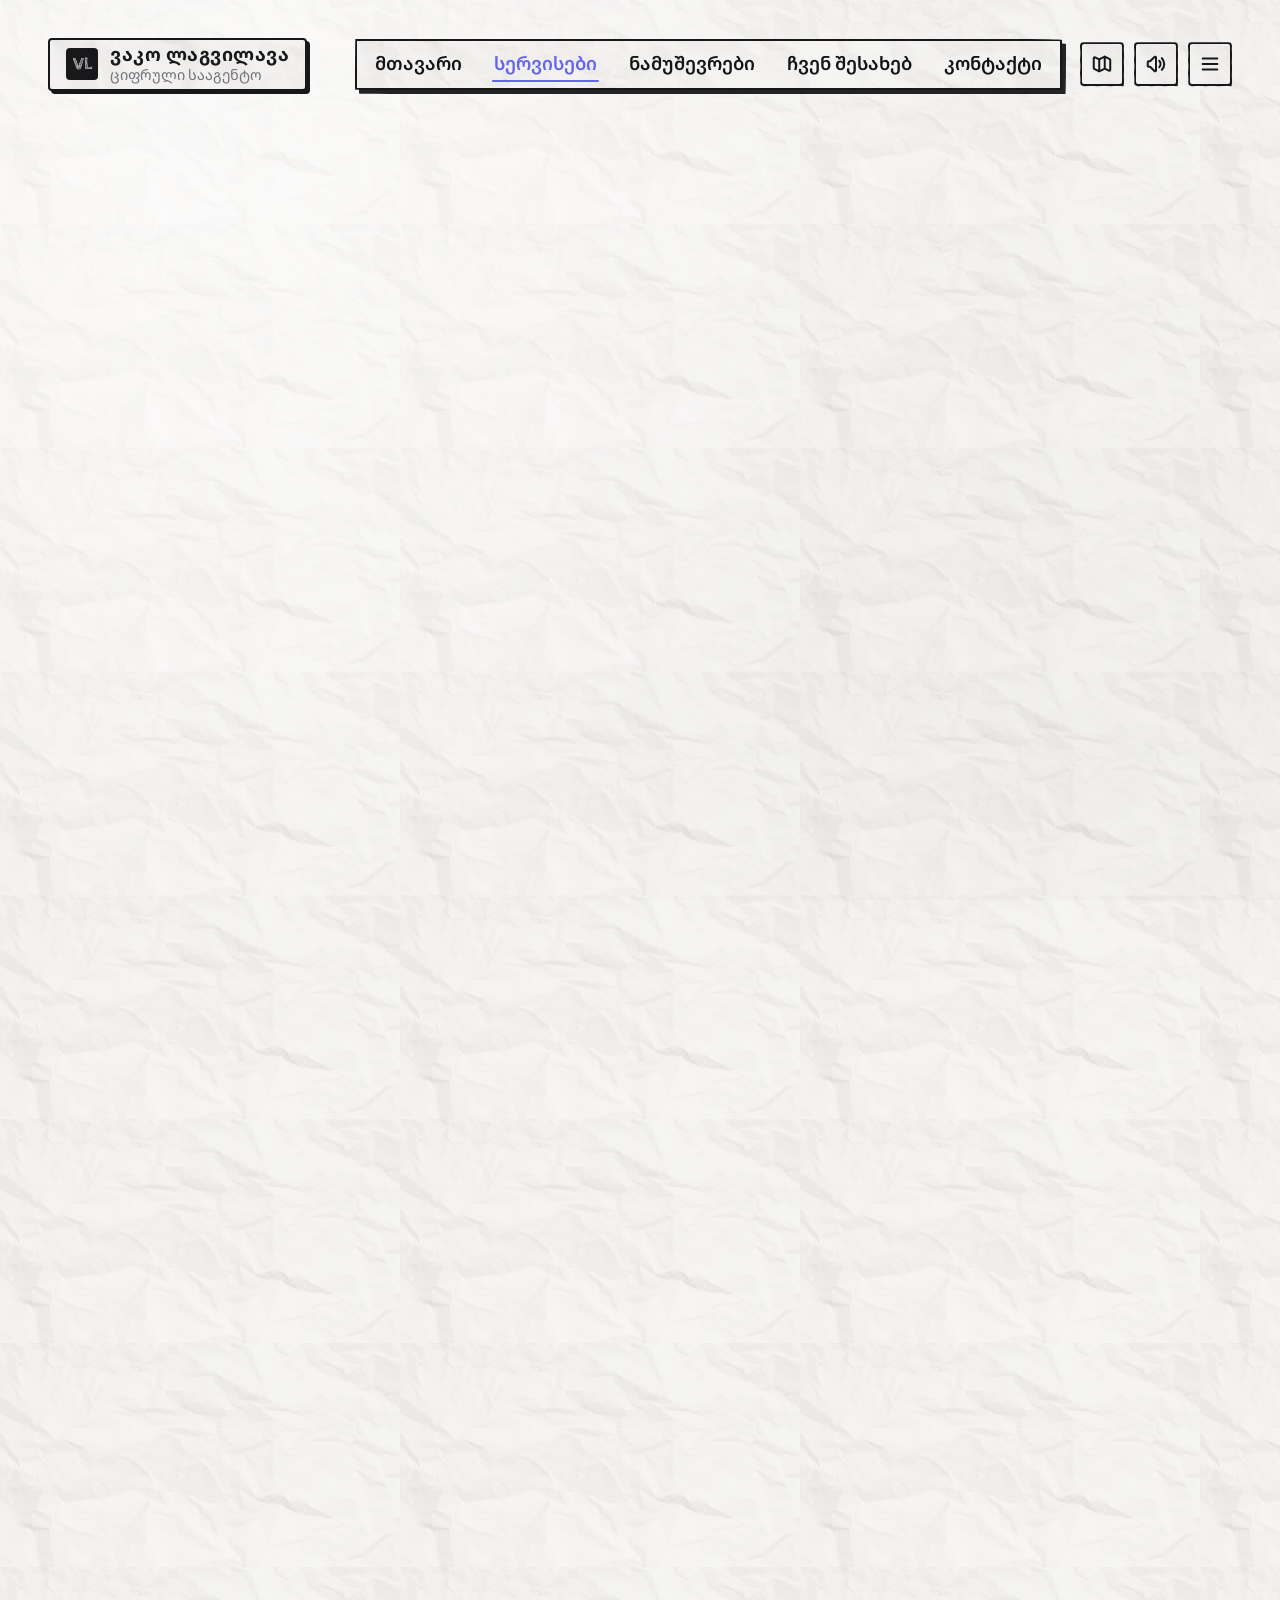
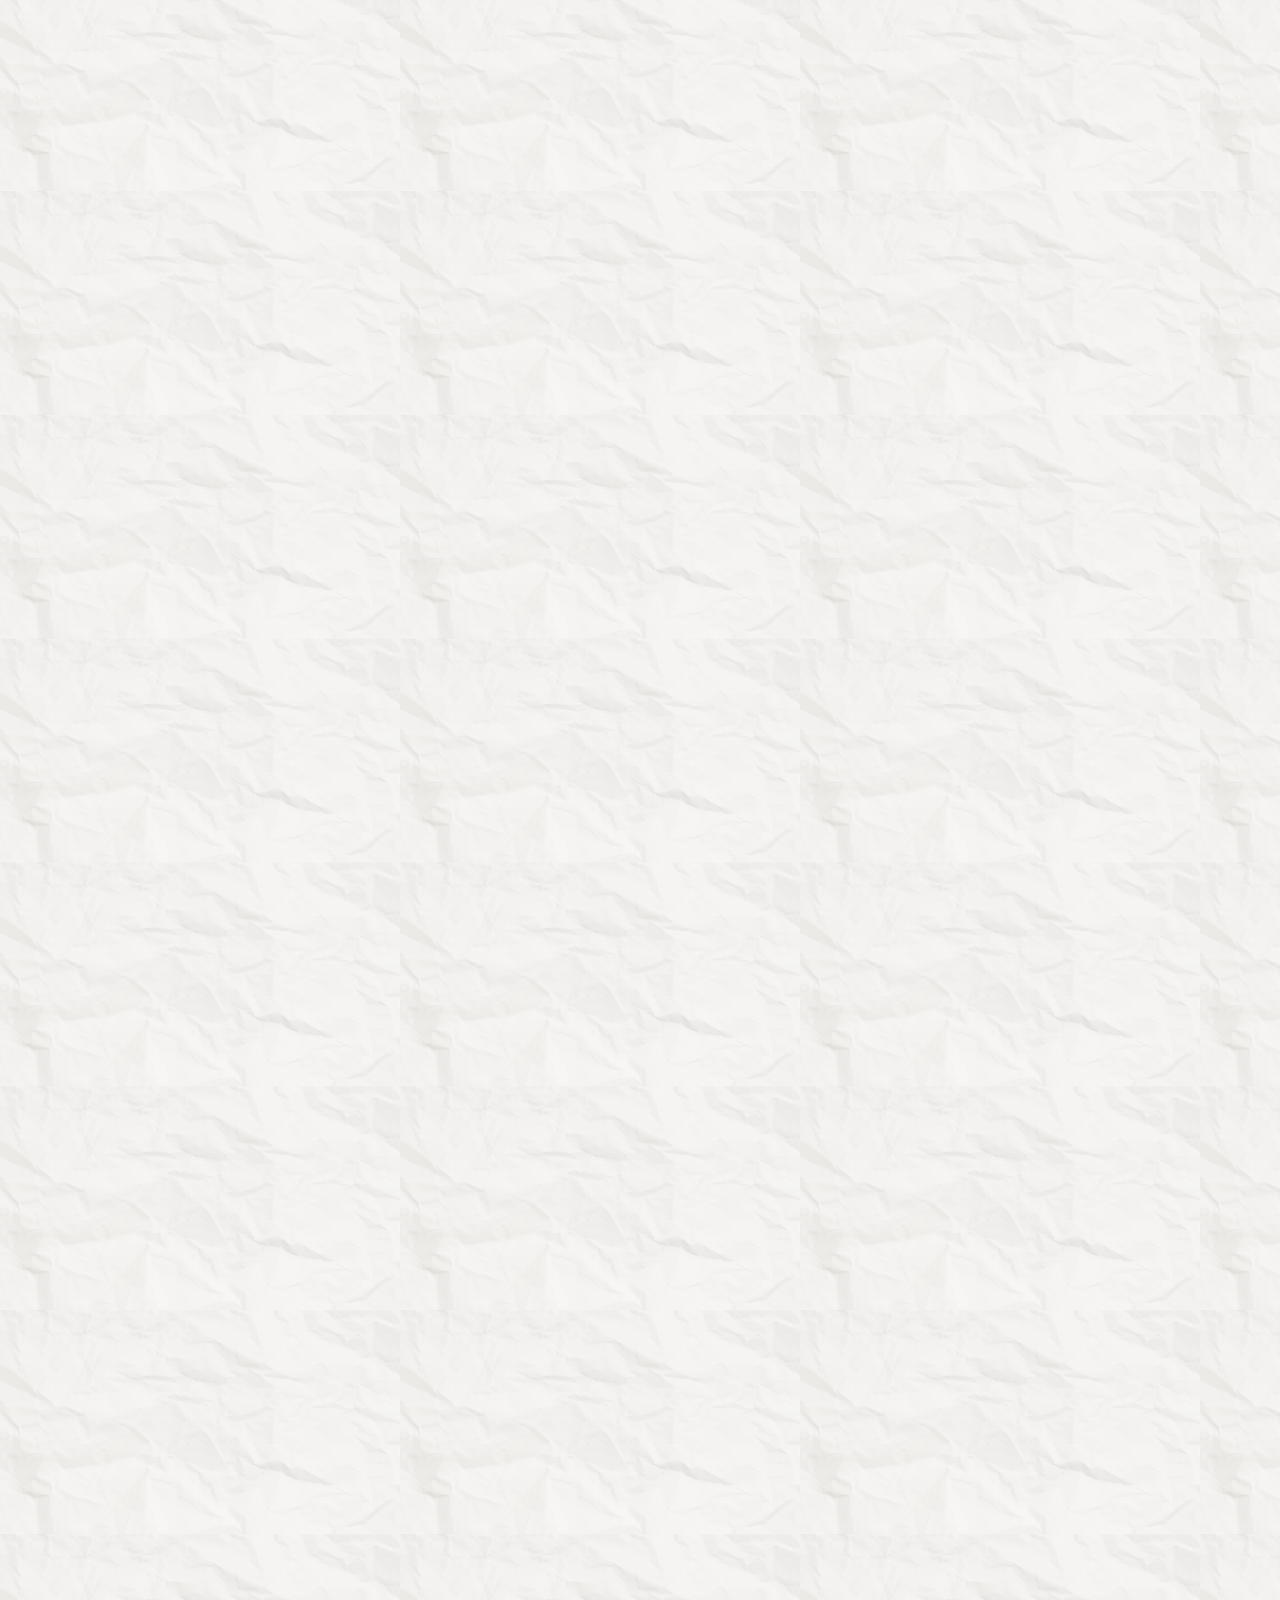
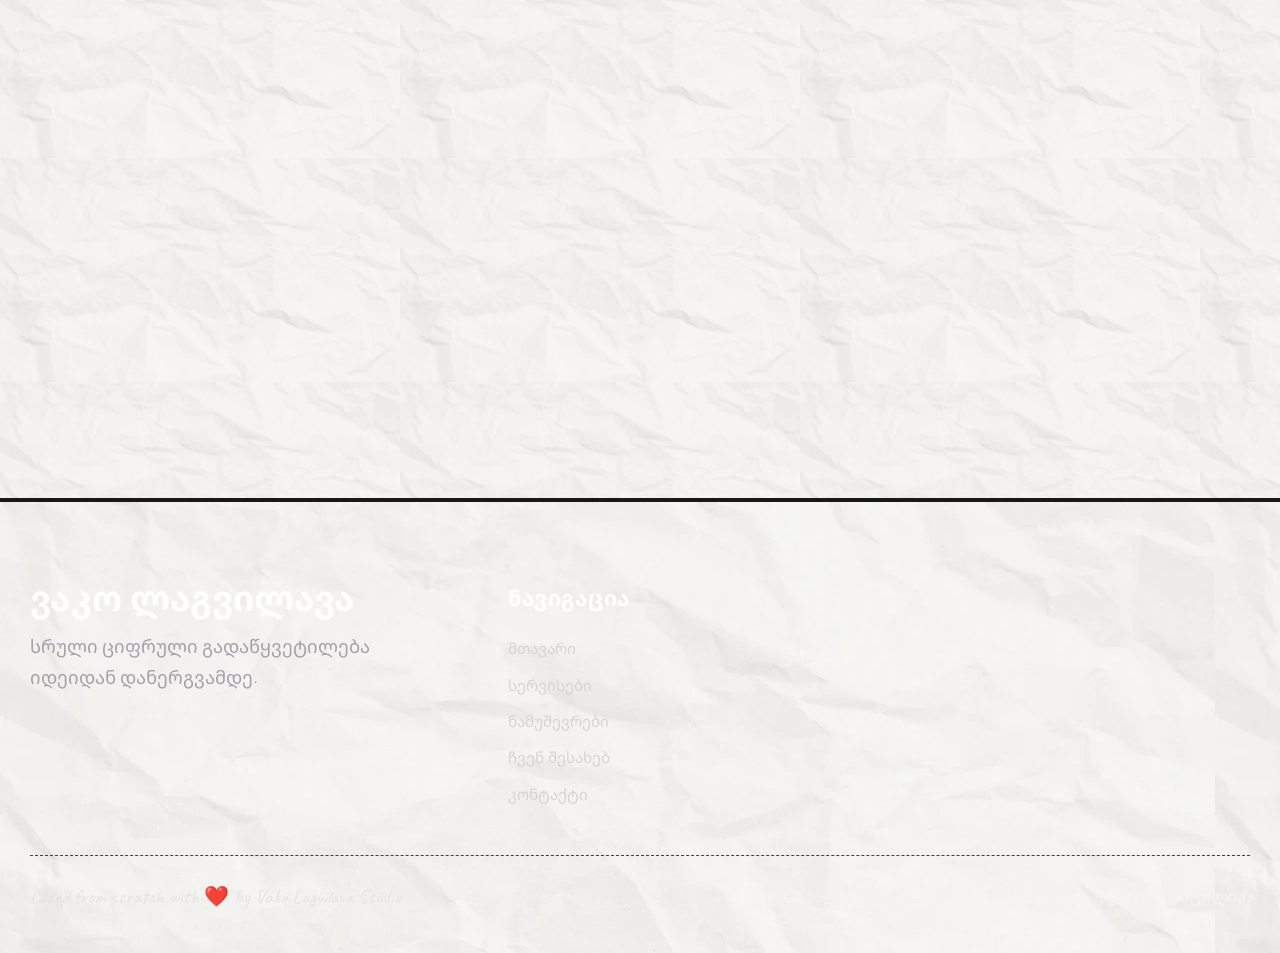
<file: services.html>
<!DOCTYPE html>
<html lang="ka">
<head>
  <meta charset="UTF-8">
  <meta name="viewport" content="width=device-width, initial-scale=1.0">
  <title>სერვისები | ვაკო ლაგვილავა — ციფრული სააგენტო</title>
  <meta name="description" content="ჩვენი 6 ძირითადი ციფრული სერვისი: ვებ და აპლიკაციების დეველოპმენტი, დიზაინი, თარგმნა, ვიდეო პროდუქცია, SEO და AI ავტომატიზაცია.">
  
  <link rel="stylesheet" href="css/base.css">
  <link rel="stylesheet" href="css/layout.css">
  <link rel="stylesheet" href="css/components.css">
  <link rel="stylesheet" href="css/animations.css">
</head>
<body>

  <!-- Floating HUD Header -->
  <header class="site-header">
    <a href="index.html" class="brand-badge" data-cursor-text="მთავარი">
      <div class="brand-logo-icon">VL</div>
      <div class="brand-text">
        <span class="brand-name">ვაკო ლაგვილავა</span>
        <span class="brand-tagline">ციფრული სააგენტო</span>
      </div>
    </a>

    <div class="hud-controls">
      <nav class="nav-links-pill">
        <a href="index.html" class="nav-pill-item">მთავარი</a>
        <a href="services.html" class="nav-pill-item active">სერვისები</a>
        <a href="work.html" class="nav-pill-item">ნამუშევრები</a>
        <a href="about.html" class="nav-pill-item">ჩვენ შესახებ</a>
        <a href="contact.html" class="nav-pill-item">კონტაქტი</a>
      </nav>

      <button class="hud-btn" id="mapBtn" aria-label="რუკა" data-cursor-text="რუკა">
        <svg fill="none" stroke="currentColor" viewBox="0 0 24 24">
          <path stroke-linecap="round" stroke-linejoin="round" d="M9 20l-5.447-2.724A1 1 0 013 16.382V5.618a1 1 0 011.447-.894L9 7m0 13l6-3m-6 3V7m6 10l4.553 2.276A1 1 0 0021 18.382V7.618a1 1 0 00-.553-.894L15 4m0 13V4m0 0L9 7"/>
        </svg>
      </button>

      <button class="hud-btn" id="audioBtn" aria-label="ხმა" data-cursor-text="ხმა">
        <svg fill="none" stroke="currentColor" viewBox="0 0 24 24">
          <path stroke-linecap="round" stroke-linejoin="round" d="M15.536 8.464a5 5 0 010 7.072m2.828-9.9a9 9 0 010 12.728M5.586 15H4a1 1 0 01-1-1v-4a1 1 0 011-1h1.586l4.707-4.707C10.923 3.663 12 4.109 12 5v14c0 .891-1.077 1.337-1.707.707L5.586 15z"/>
        </svg>
      </button>

      <button class="hud-btn" id="menuBtn" aria-label="მენიუ" data-cursor-text="მენიუ">
        <svg fill="none" stroke="currentColor" viewBox="0 0 24 24">
          <path stroke-linecap="round" stroke-linejoin="round" d="M4 6h16M4 12h16M4 18h16"/>
        </svg>
      </button>
    </div>
  </header>

  <!-- Interactive Map Modal -->
  <div class="map-modal-backdrop" id="mapModal">
    <div class="map-panel-card">
      <div class="map-header">
        <div class="map-title-group">
          <span class="section-tag">ინტერაქტიული რუკა</span>
          <h3>სააგენტოს სივრცე</h3>
        </div>
        <button class="modal-close-btn" id="mapCloseBtn">✕</button>
      </div>
      <div class="floor-plan-container">
        <button class="floor-room" data-target-page="index.html" data-target-section="hero">
          <span class="floor-room-code">00 • HERO</span>
          <span class="floor-room-name">მთავარი კორიდორი</span>
        </button>
        <button class="floor-room active-room" data-target-page="services.html">
          <span class="floor-room-code">01 • STUDIO</span>
          <span class="floor-room-name">სერვისების დარბაზი</span>
        </button>
        <button class="floor-room" data-target-page="work.html">
          <span class="floor-room-code">03 • GALLERY</span>
          <span class="floor-room-name">ნამუშევრები</span>
        </button>
        <button class="floor-room" data-target-page="about.html">
          <span class="floor-room-code">04 • TEAM</span>
          <span class="floor-room-name">ჩვენ შესახებ</span>
        </button>
        <button class="floor-room" data-target-page="contact.html">
          <span class="floor-room-code">05 • CONTACT</span>
          <span class="floor-room-name">კონტაქტი & Quote</span>
        </button>
      </div>
    </div>
  </div>

  <!-- Audio Panel -->
  <div class="audio-panel-card" id="audioPanel">
    <div class="audio-row">
      <label for="muteCheckbox">ხმოვანი ეფექტები</label>
      <input type="checkbox" id="muteCheckbox" checked style="accent-color: var(--accent);">
    </div>
    <input type="range" id="volumeSlider" min="0" max="1" step="0.05" value="0.5" class="audio-slider">
  </div>

  <!-- Mobile Menu Drawer -->
  <div class="menu-drawer-backdrop" id="menuDrawerBackdrop">
    <div class="menu-drawer">
      <div style="display: flex; justify-content: space-between; align-items: center;">
        <span class="brand-name" style="font-size: 1.4rem;">ვაკო ლაგვილავა</span>
        <button id="menuCloseBtn" class="modal-close-btn">✕</button>
      </div>
      <div class="drawer-links">
        <a href="index.html" class="drawer-nav-item">01. მთავარი</a>
        <a href="services.html" class="drawer-nav-item">02. სერვისები</a>
        <a href="work.html" class="drawer-nav-item">03. ნამუშევრები</a>
        <a href="about.html" class="drawer-nav-item">04. ჩვენ შესახებ</a>
        <a href="contact.html" class="drawer-nav-item">05. კონტაქტი</a>
      </div>
    </div>
  </div>

  <main class="main-wrapper">
    <section class="section-container">
      <div class="section-header reveal-fade-up">
        <span class="section-tag">სრული სერვისები • 6 მიმართულება</span>
        <h1 class="section-title">ინდივიდუალური ციფრული გადაწყვეტილებები თქვენი ზრდისთვის</h1>
        <p class="section-desc">
          ჩვენ ვქმნით სრულ ციკლს იდეიდან ბაზრის ლიდერობამდე. გაეცანით თითოეული სერვისის დეტალურ სპეციფიკაციას, მიწოდებად კომპონენტებსა და ბიზნეს-სარგებელს:
        </p>
      </div>

      <!-- Deep Dive 1: Web & App Dev -->
      <div id="web-app-dev" class="paper-card reveal-fade-up" style="padding: 40px; margin-bottom: 36px;">
        <div style="display: flex; justify-content: space-between; align-items: center; flex-wrap: wrap; gap: 12px; margin-bottom: 16px;">
          <span style="font-family: var(--font-display); font-size: 2.2rem; color: var(--accent);">01. ვებ და აპლიკაციების დეველოპმენტი</span>
          <span class="service-badge">60 FPS & High-Load Architecture</span>
        </div>
        <p style="font-size: 1.15rem; color: var(--text-ink); margin-bottom: 24px; line-height: 1.6;">
          საიტების, კომპლექსური ვებ აპლიკაციების, e-commerce პლატფორმების და custom სისტემების აშენება — დიზაინიდან სრულ დანერგვამდე. No WordPress, No templates.
        </p>
        <div style="display: grid; grid-template-columns: 1fr 1fr; gap: 24px;">
          <div style="background: #fbfbf9; border: 1.5px dashed var(--border-ink); border-radius: 8px; padding: 20px;">
            <h4 style="font-family: var(--font-hand); font-size: 1.25rem; margin-bottom: 8px;">🎯 ვის სჭირდება:</h4>
            <p style="font-size: 0.95rem; color: var(--text-muted); line-height: 1.5;">
              ბიზნესებს, რომლებსაც სჭირდებათ მყარი და შთამბეჭდავი ონლაინ ყოფნა, ახალი პროდუქტის ციფრული ვერსია (MVP), ან არსებული ნელი სისტემის განახლება.
            </p>
          </div>
          <div style="background: #fbfbf9; border: 1.5px dashed var(--border-ink); border-radius: 8px; padding: 20px;">
            <h4 style="font-family: var(--font-hand); font-size: 1.25rem; margin-bottom: 8px;">💡 რატომ არის სასარგებლო:</h4>
            <p style="font-size: 0.95rem; color: var(--text-muted); line-height: 1.5;">
              კარგად აშენებული საიტი პირდაპირ ზრდის გაყიდვებს, ბრენდის ნდობას და ამცირებს bounce rate-ს. თქვენი ციფრული პროდუქტი მუშაობს როგორც საუკეთესო გაყიდვების მენეჯერი.
            </p>
          </div>
        </div>
        <div style="margin-top: 24px; display: flex; justify-content: space-between; align-items: center; flex-wrap: wrap; gap: 16px;">
          <div style="font-family: var(--font-hand); font-size: 1.1rem;">
            ტექნოლოგიები: <strong>React, Next.js, Modern ES6+, GSAP, Node.js, WebGL</strong>
          </div>
          <a href="contact.html?service=web-dev" class="btn btn-primary btn-sm">ამ სერვისის დაჯავშნა →</a>
        </div>
      </div>

      <!-- Deep Dive 2: Design & Branding -->
      <div id="design-branding" class="paper-card reveal-fade-up" style="padding: 40px; margin-bottom: 36px;">
        <div style="display: flex; justify-content: space-between; align-items: center; flex-wrap: wrap; gap: 12px; margin-bottom: 16px;">
          <span style="font-family: var(--font-display); font-size: 2.2rem; color: var(--accent);">02. დიზაინი & ბრენდინგი</span>
          <span class="service-badge">Award-Grade UI/UX</span>
        </div>
        <p style="font-size: 1.15rem; color: var(--text-ink); margin-bottom: 24px; line-height: 1.6;">
          UI/UX დიზაინი, ბრენდინგი (ლოგო, ვიზუალური იდენტობა, ფერთა სისტემა) და მაღალკონვერსიული მარკეტინგული მასალები.
        </p>
        <div style="display: grid; grid-template-columns: 1fr 1fr; gap: 24px;">
          <div style="background: #fbfbf9; border: 1.5px dashed var(--border-ink); border-radius: 8px; padding: 20px;">
            <h4 style="font-family: var(--font-hand); font-size: 1.25rem; margin-bottom: 8px;">🎯 ვის სჭირდება:</h4>
            <p style="font-size: 0.95rem; color: var(--text-muted); line-height: 1.5;">
              ახალ ბიზნესებს, რომლებსაც სჭირდებათ ვიზუალური იდენტობა, ან არსებულ ბრენდებს, რომლებსაც სჭირდებათ განახლება და თანამედროვე იერსახე.
            </p>
          </div>
          <div style="background: #fbfbf9; border: 1.5px dashed var(--border-ink); border-radius: 8px; padding: 20px;">
            <h4 style="font-family: var(--font-hand); font-size: 1.25rem; margin-bottom: 8px;">💡 რატომ არის სასარგებლო:</h4>
            <p style="font-size: 0.95rem; color: var(--text-muted); line-height: 1.5;">
              კარგი დიზაინი ქმნის პირველ შთაბეჭდილებას და პროფესიონალიზმის შეგრძნებას — ამის გარეშე საუკეთესო პროდუქტიც კი "იაფად" გამოიყურება.
            </p>
          </div>
        </div>
        <div style="margin-top: 24px; display: flex; justify-content: space-between; align-items: center; flex-wrap: wrap; gap: 16px;">
          <div style="font-family: var(--font-hand); font-size: 1.1rem;">
            ტექნოლოგიები: <strong>Figma, Interactive Prototyping, Design Systems, Vector Brandbook</strong>
          </div>
          <a href="contact.html?service=design" class="btn btn-primary btn-sm">ამ სერვისის დაჯავშნა →</a>
        </div>
      </div>

      <!-- Deep Dive 3: Translation -->
      <div id="translation-localization" class="paper-card reveal-fade-up" style="padding: 40px; margin-bottom: 36px;">
        <div style="display: flex; justify-content: space-between; align-items: center; flex-wrap: wrap; gap: 12px; margin-bottom: 16px;">
          <span style="font-family: var(--font-display); font-size: 2.2rem; color: var(--accent);">03. თარგმნა & ლოკალიზაცია</span>
          <span class="service-badge">Native Precision</span>
        </div>
        <p style="font-size: 1.15rem; color: var(--text-ink); margin-bottom: 24px; line-height: 1.6;">
          ტექსტების, დოკუმენტების, საიტების/აპლიკაციების თარგმნა და კულტურული ლოკალიზაცია სხვადასხვა ენაზე.
        </p>
        <div style="display: grid; grid-template-columns: 1fr 1fr; gap: 24px;">
          <div style="background: #fbfbf9; border: 1.5px dashed var(--border-ink); border-radius: 8px; padding: 20px;">
            <h4 style="font-family: var(--font-hand); font-size: 1.25rem; margin-bottom: 8px;">🎯 ვის სჭირდება:</h4>
            <p style="font-size: 0.95rem; color: var(--text-muted); line-height: 1.5;">
              ბიზნესებს, რომლებსაც სურთ ახალ ბაზარზე ან ენობრივ სეგმენტზე გასვლა.
            </p>
          </div>
          <div style="background: #fbfbf9; border: 1.5px dashed var(--border-ink); border-radius: 8px; padding: 20px;">
            <h4 style="font-family: var(--font-hand); font-size: 1.25rem; margin-bottom: 8px;">💡 რატომ არის სასარგებლო:</h4>
            <p style="font-size: 0.95rem; color: var(--text-muted); line-height: 1.5;">
              ზუსტი, ბუნებრივი თარგმანი (არა უბრალოდ სიტყვასიტყვითი) ზრდის ნდობასა და კონვერსიას უცხოენოვან აუდიტორიაში.
            </p>
          </div>
        </div>
        <div style="margin-top: 24px; display: flex; justify-content: space-between; align-items: center; flex-wrap: wrap; gap: 16px;">
          <div style="font-family: var(--font-hand); font-size: 1.1rem;">
            მხარდაჭერილი: <strong>ქართული, ინგლისური, გერმანული, ფრანგული, ესპანური</strong>
          </div>
          <a href="contact.html?service=translation" class="btn btn-primary btn-sm">ამ სერვისის დაჯავშნა →</a>
        </div>
      </div>

      <!-- Deep Dive 4: Video Production -->
      <div id="video-production" class="paper-card reveal-fade-up" style="padding: 40px; margin-bottom: 36px;">
        <div style="display: flex; justify-content: space-between; align-items: center; flex-wrap: wrap; gap: 12px; margin-bottom: 16px;">
          <span style="font-family: var(--font-display); font-size: 2.2rem; color: var(--accent);">04. ვიდეო პროდუქცია & Motion</span>
          <span class="service-badge">High Engagement</span>
        </div>
        <p style="font-size: 1.15rem; color: var(--text-ink); margin-bottom: 24px; line-height: 1.6;">
          ვიდეო მონტაჟი, სარეკლამო/მარკეტინგული ვიდეოები, ანიმაცია, 3D პროდუქტის რენდერი და motion graphics.
        </p>
        <div style="display: grid; grid-template-columns: 1fr 1fr; gap: 24px;">
          <div style="background: #fbfbf9; border: 1.5px dashed var(--border-ink); border-radius: 8px; padding: 20px;">
            <h4 style="font-family: var(--font-hand); font-size: 1.25rem; margin-bottom: 8px;">🎯 ვის სჭირდება:</h4>
            <p style="font-size: 0.95rem; color: var(--text-muted); line-height: 1.5;">
              ბრენდებს, რომლებსაც სჭირდებათ ვიზუალური კონტენტი სოციალური მედიისთვის, რეკლამისთვის ან პროდუქტის პრეზენტაციისთვის.
            </p>
          </div>
          <div style="background: #fbfbf9; border: 1.5px dashed var(--border-ink); border-radius: 8px; padding: 20px;">
            <h4 style="font-family: var(--font-hand); font-size: 1.25rem; margin-bottom: 8px;">💡 რატომ არის სასარგებლო:</h4>
            <p style="font-size: 0.95rem; color: var(--text-muted); line-height: 1.5;">
              ვიდეო კონტენტს ყველაზე მაღალი engagement აქვს — ის უფრო სწრაფად გადმოსცემს ამბავს, ვიდრე ტექსტი ან სტატიკური სურათი.
            </p>
          </div>
        </div>
        <div style="margin-top: 24px; display: flex; justify-content: space-between; align-items: center; flex-wrap: wrap; gap: 16px;">
          <div style="font-family: var(--font-hand); font-size: 1.1rem;">
            ტექნოლოგიები: <strong>Cinema 4D, After Effects, Sound FX, Color Grading, 4K & Reels</strong>
          </div>
          <a href="contact.html?service=video" class="btn btn-primary btn-sm">ამ სერვისის დაჯავშნა →</a>
        </div>
      </div>

      <!-- Deep Dive 5: SEO & Marketing -->
      <div id="seo-marketing" class="paper-card reveal-fade-up" style="padding: 40px; margin-bottom: 36px;">
        <div style="display: flex; justify-content: space-between; align-items: center; flex-wrap: wrap; gap: 12px; margin-bottom: 16px;">
          <span style="font-family: var(--font-display); font-size: 2.2rem; color: var(--accent);">05. SEO და ციფრული მარკეტინგი</span>
          <span class="service-badge">TOP 1 Google Ranking</span>
        </div>
        <p style="font-size: 1.15rem; color: var(--text-ink); margin-bottom: 24px; line-height: 1.6;">
          საძიებო სისტემებში პოზიციების გაუმჯობესება, კონტენტ სტრატეგია, ტექნიკური აუდიტი და ანალიტიკა.
        </p>
        <div style="display: grid; grid-template-columns: 1fr 1fr; gap: 24px;">
          <div style="background: #fbfbf9; border: 1.5px dashed var(--border-ink); border-radius: 8px; padding: 20px;">
            <h4 style="font-family: var(--font-hand); font-size: 1.25rem; margin-bottom: 8px;">🎯 ვის სჭირდება:</h4>
            <p style="font-size: 0.95rem; color: var(--text-muted); line-height: 1.5;">
              ბიზნესებს, რომლებსაც სურთ ორგანულად მოძებნონ ახალი კლიენტები Google-ში (რეკლამის დამატებითი ხარჯების გარეშე).
            </p>
          </div>
          <div style="background: #fbfbf9; border: 1.5px dashed var(--border-ink); border-radius: 8px; padding: 20px;">
            <h4 style="font-family: var(--font-hand); font-size: 1.25rem; margin-bottom: 8px;">💡 რატომ არის სასარგებლო:</h4>
            <p style="font-size: 0.95rem; color: var(--text-muted); line-height: 1.5;">
              SEO გრძელვადიან, მდგრად ტრაფიკს/კლიენტებს მოაქვს — ერთხელ ჩადებული სამუშაო აგრძელებს შედეგის მოტანას თვეების/წლების განმავლობაში.
            </p>
          </div>
        </div>
        <div style="margin-top: 24px; display: flex; justify-content: space-between; align-items: center; flex-wrap: wrap; gap: 16px;">
          <div style="font-family: var(--font-hand); font-size: 1.1rem;">
            ინსტრუმენტები: <strong>Technical Audit, Google Search Console, Schema.org, High-Intent Mapping</strong>
          </div>
          <a href="contact.html?service=seo" class="btn btn-primary btn-sm">ამ სერვისის დაჯავშნა →</a>
        </div>
      </div>

      <!-- Deep Dive 6: AI Automation -->
      <div id="ai-automation" class="paper-card reveal-fade-up" style="padding: 40px; margin-bottom: 36px; border-color: var(--accent); box-shadow: 6px 6px 0px var(--accent);">
        <div style="display: flex; justify-content: space-between; align-items: center; flex-wrap: wrap; gap: 12px; margin-bottom: 16px;">
          <span style="font-family: var(--font-display); font-size: 2.2rem; color: var(--accent);">06. AI-Powered ავტომატიზაცია და კვლევა</span>
          <span class="service-badge" style="background: var(--accent); color: #fff;">Autonomous Multi-Agent</span>
        </div>
        <p style="font-size: 1.15rem; color: var(--text-ink); margin-bottom: 24px; line-height: 1.6;">
          Custom AI აგენტების აწყობა კონკრეტული ბიზნეს ამოცანებისთვის — მომხმარებელთა მხარდაჭერის ავტომატიზაცია, დოკუმენტების/ანგარიშების ავტომატური მომზადება, ღრმა კვლევა, მონაცემთა ანალიზი, workflow ავტომატიზაცია (ფორმების შევსება, CRM განახლება და ა.შ.), ინტეგრაცია არსებულ სისტემებში.
        </p>
        <div style="display: grid; grid-template-columns: 1fr 1fr; gap: 24px;">
          <div style="background: #fbfbf9; border: 1.5px dashed var(--border-ink); border-radius: 8px; padding: 20px;">
            <h4 style="font-family: var(--font-hand); font-size: 1.25rem; margin-bottom: 8px;">🎯 ვის სჭირდება:</h4>
            <p style="font-size: 0.95rem; color: var(--text-muted); line-height: 1.5;">
              ბიზნესებს, რომლებსაც აქვთ განმეორებადი, დროში ხანგრძლივი ამოცანები (მონაცემების დამუშავება, კვლევა, კონტენტის მომზადება), რომელთა ავტომატიზაციაც დროსა და ხარჯებს დაზოგავს.
            </p>
          </div>
          <div style="background: #fbfbf9; border: 1.5px dashed var(--border-ink); border-radius: 8px; padding: 20px;">
            <h4 style="font-family: var(--font-hand); font-size: 1.25rem; margin-bottom: 8px;">💡 რატომ არის სასარგებლო:</h4>
            <p style="font-size: 0.95rem; color: var(--text-muted); line-height: 1.5;">
              სწორად აწყობილი AI ავტომატიზაცია ამცირებს ხელით შესრულებულ რუტინულ სამუშაოს, აჩქარებს გადაწყვეტილების მიღებას და აძლევს გუნდს საშუალებას ფოკუსირდეს მაღალი ღირებულების ამოცანებზე.
            </p>
          </div>
        </div>
        <div style="margin-top: 24px; display: flex; justify-content: space-between; align-items: center; flex-wrap: wrap; gap: 16px;">
          <div style="font-family: var(--font-hand); font-size: 1.1rem;">
            ტექნოლოგიები: <strong>Custom Agents, LLM Orchestration, RAG, Webhooks, CRM Sync</strong>
          </div>
          <a href="contact.html?service=ai-automation" class="btn btn-primary btn-sm">ამ სერვისის დაჯავშნა →</a>
        </div>
      </div>

    </section>
  </main>

  <footer class="site-footer">
    <div class="footer-container">
      <div class="footer-brand">
        <h2>ვაკო ლაგვილავა</h2>
        <p>სრული ციფრული გადაწყვეტილება იდეიდან დანერგვამდე.</p>
      </div>
      <div class="footer-links-group">
        <h4>ნავიგაცია</h4>
        <ul>
          <li><a href="index.html" class="footer-link-item">მთავარი</a></li>
          <li><a href="services.html" class="footer-link-item">სერვისები</a></li>
          <li><a href="work.html" class="footer-link-item">ნამუშევრები</a></li>
          <li><a href="about.html" class="footer-link-item">ჩვენ შესახებ</a></li>
          <li><a href="contact.html" class="footer-link-item">კონტაქტი</a></li>
        </ul>
      </div>
    </div>
    <div class="footer-bottom">
      <div class="footer-signature">Coded from scratch with ❤️ by Vako Lagvilava Studio</div>
      <div>© 2026 ყველა უფლება დაცულია.</div>
    </div>
  </footer>

  <script type="module" src="js/main.js"></script>
</body>
</html>
</file>
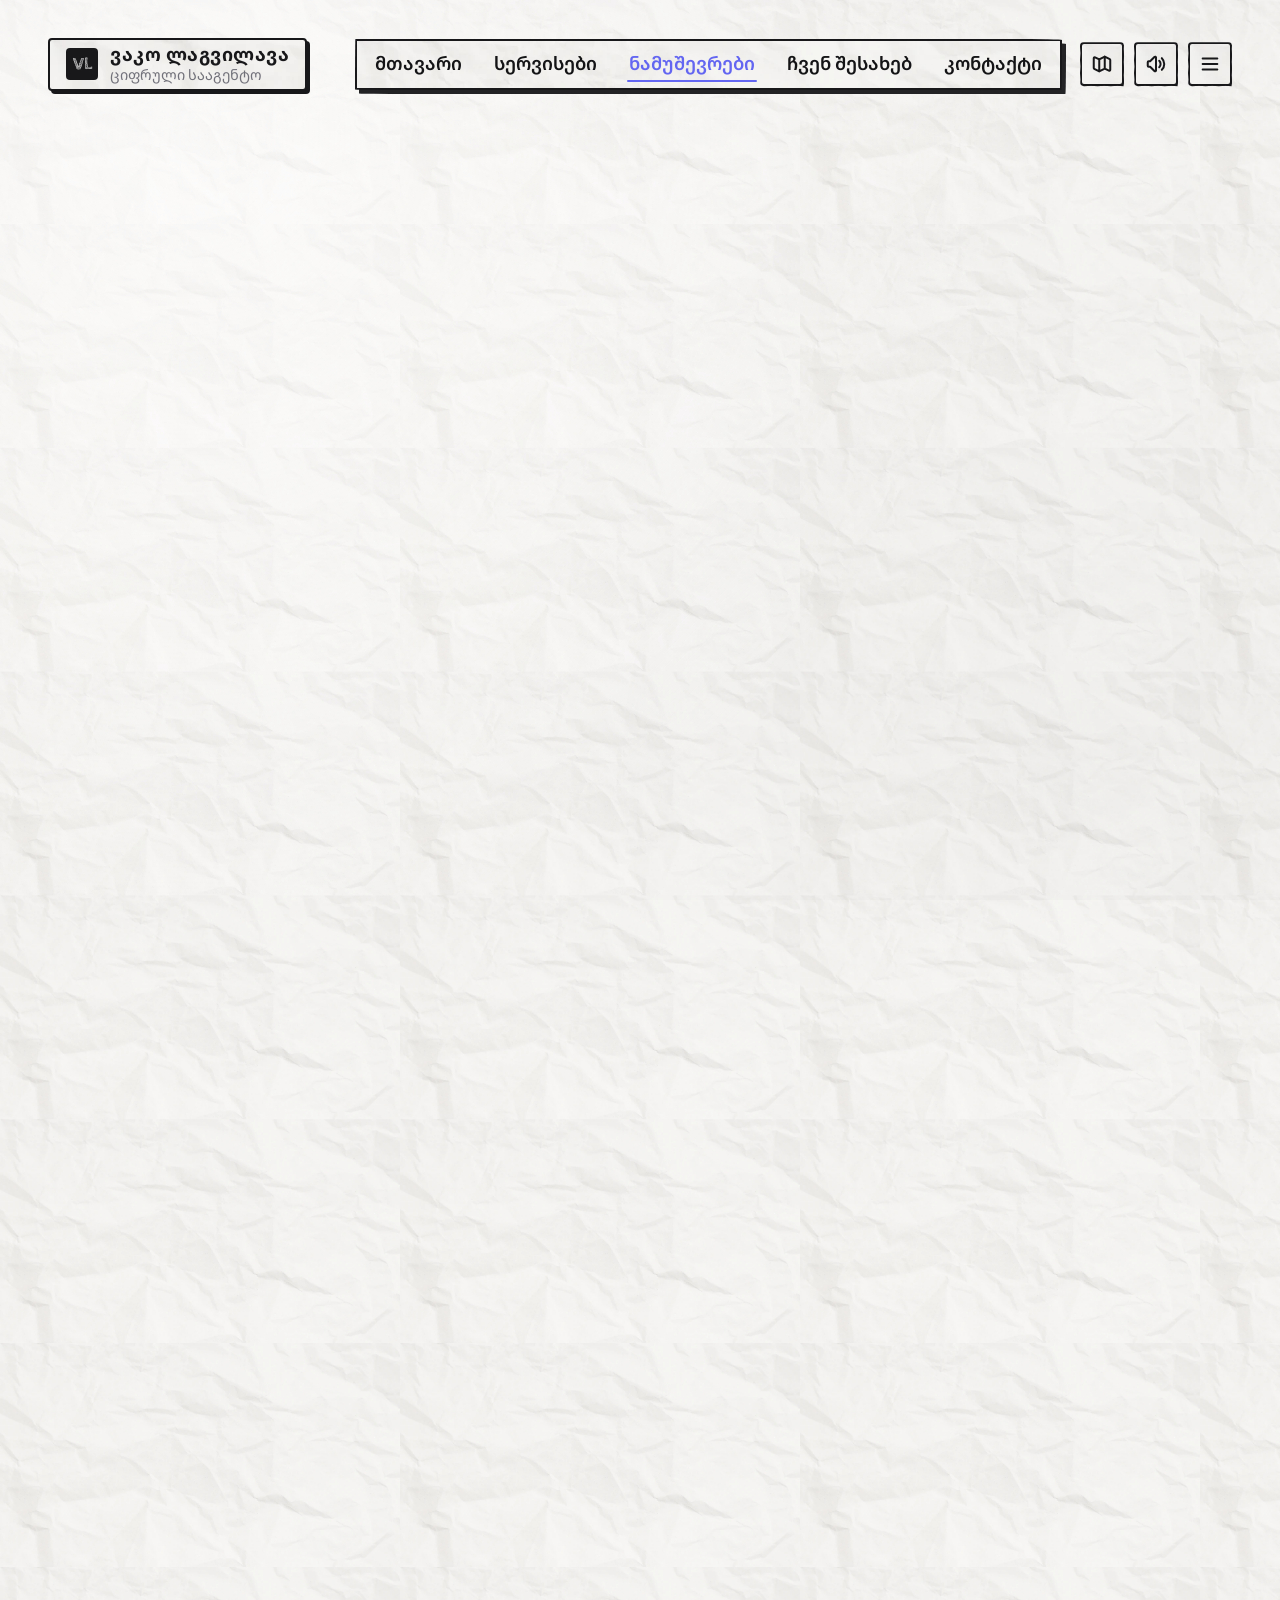
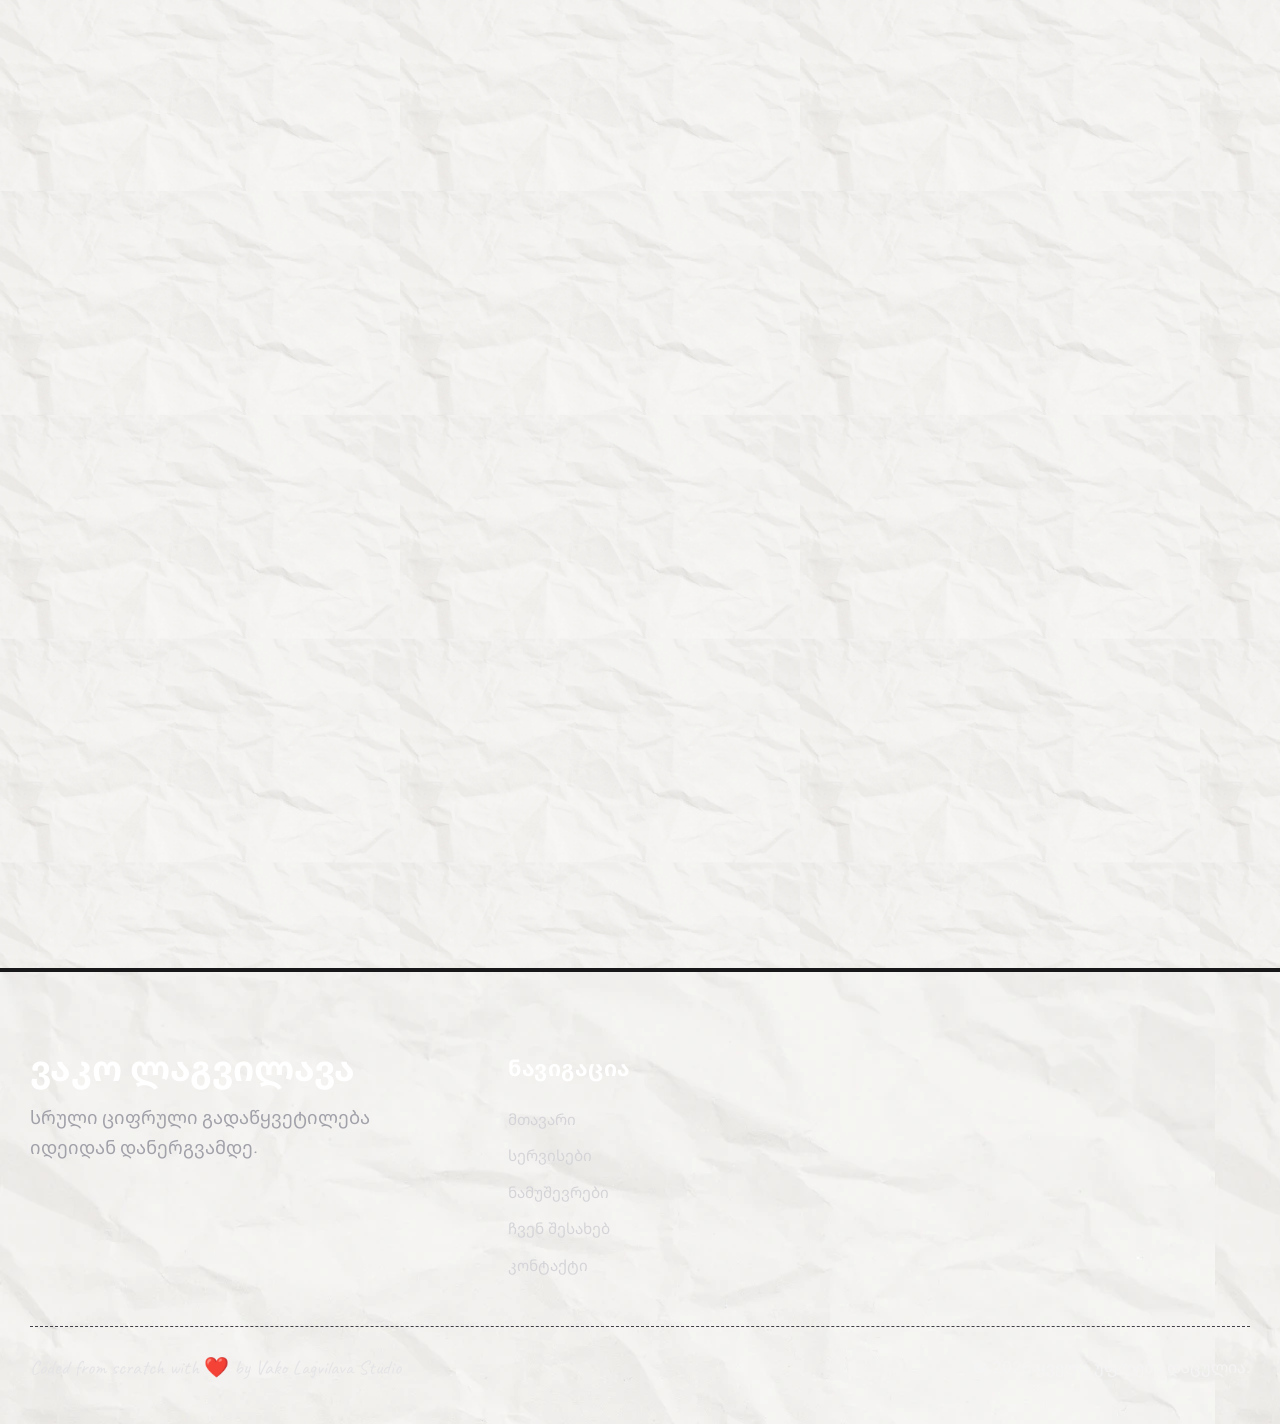
<file: work.html>
<!DOCTYPE html>
<html lang="ka">
<head>
  <meta charset="UTF-8">
  <meta name="viewport" content="width=device-width, initial-scale=1.0">
  <title>ნამუშევრები & Case Studies | ვაკო ლაგვილავა — ციფრული სააგენტო</title>
  <meta name="description" content="ჩვენი რეალური პროექტები და შედეგები: ვებ აპლიკაციები, ბრენდინგი, AI ავტომატიზაცია, ვიდეო პროდუქცია და SEO კამპანიები.">
  
  <link rel="stylesheet" href="css/base.css">
  <link rel="stylesheet" href="css/layout.css">
  <link rel="stylesheet" href="css/components.css">
  <link rel="stylesheet" href="css/animations.css">
</head>
<body>

  <!-- Floating HUD Header -->
  <header class="site-header">
    <a href="index.html" class="brand-badge" data-cursor-text="მთავარი">
      <div class="brand-logo-icon">VL</div>
      <div class="brand-text">
        <span class="brand-name">ვაკო ლაგვილავა</span>
        <span class="brand-tagline">ციფრული სააგენტო</span>
      </div>
    </a>

    <div class="hud-controls">
      <nav class="nav-links-pill">
        <a href="index.html" class="nav-pill-item">მთავარი</a>
        <a href="services.html" class="nav-pill-item">სერვისები</a>
        <a href="work.html" class="nav-pill-item active">ნამუშევრები</a>
        <a href="about.html" class="nav-pill-item">ჩვენ შესახებ</a>
        <a href="contact.html" class="nav-pill-item">კონტაქტი</a>
      </nav>

      <button class="hud-btn" id="mapBtn" aria-label="რუკა" data-cursor-text="რუკა">
        <svg fill="none" stroke="currentColor" viewBox="0 0 24 24">
          <path stroke-linecap="round" stroke-linejoin="round" d="M9 20l-5.447-2.724A1 1 0 013 16.382V5.618a1 1 0 011.447-.894L9 7m0 13l6-3m-6 3V7m6 10l4.553 2.276A1 1 0 0021 18.382V7.618a1 1 0 00-.553-.894L15 4m0 13V4m0 0L9 7"/>
        </svg>
      </button>

      <button class="hud-btn" id="audioBtn" aria-label="ხმა" data-cursor-text="ხმა">
        <svg fill="none" stroke="currentColor" viewBox="0 0 24 24">
          <path stroke-linecap="round" stroke-linejoin="round" d="M15.536 8.464a5 5 0 010 7.072m2.828-9.9a9 9 0 010 12.728M5.586 15H4a1 1 0 01-1-1v-4a1 1 0 011-1h1.586l4.707-4.707C10.923 3.663 12 4.109 12 5v14c0 .891-1.077 1.337-1.707.707L5.586 15z"/>
        </svg>
      </button>

      <button class="hud-btn" id="menuBtn" aria-label="მენიუ" data-cursor-text="მენიუ">
        <svg fill="none" stroke="currentColor" viewBox="0 0 24 24">
          <path stroke-linecap="round" stroke-linejoin="round" d="M4 6h16M4 12h16M4 18h16"/>
        </svg>
      </button>
    </div>
  </header>

  <!-- Interactive Map Modal -->
  <div class="map-modal-backdrop" id="mapModal">
    <div class="map-panel-card">
      <div class="map-header">
        <div class="map-title-group">
          <span class="section-tag">ინტერაქტიული რუკა</span>
          <h3>სააგენტოს სივრცე</h3>
        </div>
        <button class="modal-close-btn" id="mapCloseBtn">✕</button>
      </div>
      <div class="floor-plan-container">
        <button class="floor-room" data-target-page="index.html" data-target-section="hero">
          <span class="floor-room-code">00 • HERO</span>
          <span class="floor-room-name">მთავარი კორიდორი</span>
        </button>
        <button class="floor-room" data-target-page="services.html">
          <span class="floor-room-code">01 • STUDIO</span>
          <span class="floor-room-name">სერვისები</span>
        </button>
        <button class="floor-room active-room" data-target-page="work.html">
          <span class="floor-room-code">03 • GALLERY</span>
          <span class="floor-room-name">ნამუშევრები</span>
        </button>
        <button class="floor-room" data-target-page="about.html">
          <span class="floor-room-code">04 • TEAM</span>
          <span class="floor-room-name">ჩვენ შესახებ</span>
        </button>
        <button class="floor-room" data-target-page="contact.html">
          <span class="floor-room-code">05 • CONTACT</span>
          <span class="floor-room-name">კონტაქტი</span>
        </button>
      </div>
    </div>
  </div>

  <!-- Audio Panel -->
  <div class="audio-panel-card" id="audioPanel">
    <div class="audio-row">
      <label for="muteCheckbox">ხმოვანი ეფექტები</label>
      <input type="checkbox" id="muteCheckbox" checked style="accent-color: var(--accent);">
    </div>
    <input type="range" id="volumeSlider" min="0" max="1" step="0.05" value="0.5" class="audio-slider">
  </div>

  <!-- Mobile Drawer -->
  <div class="menu-drawer-backdrop" id="menuDrawerBackdrop">
    <div class="menu-drawer">
      <div style="display: flex; justify-content: space-between; align-items: center;">
        <span class="brand-name" style="font-size: 1.4rem;">ვაკო ლაგვილავა</span>
        <button id="menuCloseBtn" class="modal-close-btn">✕</button>
      </div>
      <div class="drawer-links">
        <a href="index.html" class="drawer-nav-item">01. მთავარი</a>
        <a href="services.html" class="drawer-nav-item">02. სერვისები</a>
        <a href="work.html" class="drawer-nav-item">03. ნამუშევრები</a>
        <a href="about.html" class="drawer-nav-item">04. ჩვენ შესახებ</a>
        <a href="contact.html" class="drawer-nav-item">05. კონტაქტი</a>
      </div>
    </div>
  </div>

  <main class="main-wrapper">
    <section class="section-container">
      <div class="section-header reveal-fade-up">
        <span class="section-tag">გალერეა & CASE STUDIES</span>
        <h1 class="section-title">შექმნილი სისწრაფით, დახვეწილობითა და ხარისხით</h1>
        <p class="section-desc">
          გაეცანით ჩვენს ნამუშევრებს 6-ვე მიმართულებით. დააჭირეთ ნებისმიერ ბარათს სრული Case Study-ს სანახავად:
        </p>
      </div>

      <!-- Filters -->
      <div class="portfolio-filters-row reveal-fade-up">
        <button class="filter-pill active" data-filter="all">ყველა ნამუშევარი</button>
        <button class="filter-pill" data-filter="web-dev">ვებ & აპლიკაციები</button>
        <button class="filter-pill" data-filter="design">დიზაინი & ბრენდინგი</button>
        <button class="filter-pill" data-filter="ai-automation">AI ავტომატიზაცია</button>
        <button class="filter-pill" data-filter="video">ვიდეო & Motion</button>
        <button class="filter-pill" data-filter="translation">თარგმნა</button>
        <button class="filter-pill" data-filter="seo">SEO & ზრდა</button>
      </div>

      <!-- Portfolio Grid -->
      <div class="portfolio-grid">

        <div class="project-card reveal-fade-up" data-category="web-dev" data-project-id="proj-1" data-cursor-text="დათვალიერება">
          <div class="project-preview-box">
            <div class="project-preview-mockup">
              <div class="mockup-bar"><span class="mockup-dot"></span><span class="mockup-dot"></span><span class="mockup-dot"></span></div>
              <div class="mockup-inner">
                <span class="mockup-title">Apex Logistics</span>
                <span class="mockup-metric-highlight">0.4s • 99 Lighthouse</span>
              </div>
            </div>
          </div>
          <div class="project-content">
            <div class="project-tag-row">
              <span class="project-category-tag">ვებ დეველოპმენტი</span>
              <span class="project-year">2026</span>
            </div>
            <h3 class="project-title">Apex Logistics & Supply Chain</h3>
            <p class="project-summary">საერთაშორისო სატვირთო გადაზიდვების პლატფორმა რეალურ დროში ტვირთების მონიტორინგით.</p>
            <div class="project-metrics-row">
              <div class="metric-box"><span class="metric-val">+240%</span><span class="metric-lbl">კონვერსია</span></div>
              <div class="metric-box"><span class="metric-val">0.4s</span><span class="metric-lbl">ჩატვირთვა</span></div>
              <div class="metric-box"><span class="metric-val">99/100</span><span class="metric-lbl">Lighthouse</span></div>
            </div>
          </div>
        </div>

        <div class="project-card reveal-fade-up delay-1" data-category="design" data-project-id="proj-2" data-cursor-text="დათვალიერება">
          <div class="project-preview-box" style="background: #1e1e24;">
            <div class="project-preview-mockup" style="background: #2e1065;">
              <div class="mockup-bar"><span class="mockup-dot"></span><span class="mockup-dot"></span><span class="mockup-dot"></span></div>
              <div class="mockup-inner">
                <span class="mockup-title">Nova Health</span>
                <span class="mockup-metric-highlight">3.8x გაყიდვების ზრდა</span>
              </div>
            </div>
          </div>
          <div class="project-content">
            <div class="project-tag-row">
              <span class="project-category-tag">დიზაინი & ბრენდინგი</span>
              <span class="project-year">2026</span>
            </div>
            <h3 class="project-title">Nova Health & Wellness Brand</h3>
            <p class="project-summary">პრემიუმ ველნეს-ბრენდის სრული ვიზუალური იდენტობა, ლოგოტიპი და მობილური აპლიკაციის UI/UX.</p>
            <div class="project-metrics-row">
              <div class="metric-box"><span class="metric-val">3.8x</span><span class="metric-lbl">გაყიდვები</span></div>
              <div class="metric-box"><span class="metric-val">98%</span><span class="metric-lbl">კმაყოფილება</span></div>
              <div class="metric-box"><span class="metric-val">Award</span><span class="metric-lbl">Awwwards Nom</span></div>
            </div>
          </div>
        </div>

        <div class="project-card reveal-fade-up delay-2" data-category="ai-automation" data-project-id="proj-3" data-cursor-text="დათვალიერება">
          <div class="project-preview-box" style="background: #09090b;">
            <div class="project-preview-mockup" style="background: #172554;">
              <div class="mockup-bar"><span class="mockup-dot"></span><span class="mockup-dot"></span><span class="mockup-dot"></span></div>
              <div class="mockup-inner">
                <span class="mockup-title">Kura AI Agent</span>
                <span class="mockup-metric-highlight">1.2s პასუხი • -72% ხარჯი</span>
              </div>
            </div>
          </div>
          <div class="project-content">
            <div class="project-tag-row">
              <span class="project-category-tag">AI ავტომატიზაცია</span>
              <span class="project-year">2026</span>
            </div>
            <h3 class="project-title">Kura FinTech AI Concierge</h3>
            <p class="project-summary">ფინტექ პლატფორმისთვის შექმნილი ავტონომიური AI აგენტების ქსელი 24/7 მხარდაჭერისთვის.</p>
            <div class="project-metrics-row">
              <div class="metric-box"><span class="metric-val">1.2s</span><span class="metric-lbl">სისწრაფე</span></div>
              <div class="metric-box"><span class="metric-val">72%</span><span class="metric-lbl">დანაზოგი</span></div>
              <div class="metric-box"><span class="metric-val">88%</span><span class="metric-lbl">ავტომატური</span></div>
            </div>
          </div>
        </div>

        <div class="project-card reveal-fade-up" data-category="video" data-project-id="proj-4" data-cursor-text="დათვალიერება">
          <div class="project-preview-box" style="background: #18181b;">
            <div class="project-preview-mockup" style="background: #31135e;">
              <div class="mockup-bar"><span class="mockup-dot"></span><span class="mockup-dot"></span><span class="mockup-dot"></span></div>
              <div class="mockup-inner">
                <span class="mockup-title">Vortex 3D Motion</span>
                <span class="mockup-metric-highlight">2.4M ნახვა • 68% VTR</span>
              </div>
            </div>
          </div>
          <div class="project-content">
            <div class="project-tag-row">
              <span class="project-category-tag">ვიდეო პროდუქცია</span>
              <span class="project-year">2026</span>
            </div>
            <h3 class="project-title">Vortex Motion Series & 3D Promo</h3>
            <p class="project-summary">ინოვაციური აუდიოტექნოლოგიის გამშვები 3D ანიმაცია და სარეკლამო ვიდეო რგოლები.</p>
            <div class="project-metrics-row">
              <div class="metric-box"><span class="metric-val">2.4M</span><span class="metric-lbl">ნახვები</span></div>
              <div class="metric-box"><span class="metric-val">68%</span><span class="metric-lbl">Retention</span></div>
              <div class="metric-box"><span class="metric-val">5.4x</span><span class="metric-lbl">ROAS</span></div>
            </div>
          </div>
        </div>

        <div class="project-card reveal-fade-up delay-1" data-category="translation" data-project-id="proj-5" data-cursor-text="დათვალიერება">
          <div class="project-preview-box" style="background: #042f2e;">
            <div class="project-preview-mockup" style="background: #134e4a;">
              <div class="mockup-bar"><span class="mockup-dot"></span><span class="mockup-dot"></span><span class="mockup-dot"></span></div>
              <div class="mockup-inner">
                <span class="mockup-title">BioSync MedTech</span>
                <span class="mockup-metric-highlight">4 ენა • 100% სიზუსტე</span>
              </div>
            </div>
          </div>
          <div class="project-content">
            <div class="project-tag-row">
              <span class="project-category-tag">თარგმნა & ლოკალიზაცია</span>
              <span class="project-year">2026</span>
            </div>
            <h3 class="project-title">MedTech Global Localization</h3>
            <p class="project-summary">სამედიცინო აპარატურისა და პროგრამული უზრუნველყოფის სრული ლოკალიზაცია 4 ენაზე.</p>
            <div class="project-metrics-row">
              <div class="metric-box"><span class="metric-val">4 ენა</span><span class="metric-lbl">ბაზრები</span></div>
              <div class="metric-box"><span class="metric-val">100%</span><span class="metric-lbl">სიზუსტე</span></div>
              <div class="metric-box"><span class="metric-val">EU Cert</span><span class="metric-lbl">აკრედიტაცია</span></div>
            </div>
          </div>
        </div>

        <div class="project-card reveal-fade-up delay-2" data-category="seo" data-project-id="proj-6" data-cursor-text="დათვალიერება">
          <div class="project-preview-box" style="background: #1e293b;">
            <div class="project-preview-mockup" style="background: #0369a1;">
              <div class="mockup-bar"><span class="mockup-dot"></span><span class="mockup-dot"></span><span class="mockup-dot"></span></div>
              <div class="mockup-inner">
                <span class="mockup-title">EuroEstate SEO</span>
                <span class="mockup-metric-highlight">+410% ორგანული ზრდა</span>
              </div>
            </div>
          </div>
          <div class="project-content">
            <div class="project-tag-row">
              <span class="project-category-tag">SEO & მარკეტინგი</span>
              <span class="project-year">2026</span>
            </div>
            <h3 class="project-title">EuroEstate Organic Dominance</h3>
            <p class="project-summary">უძრავი ქონების სააგენტოს Google-ის ტოპ პოზიციებზე გაყვანა მაღალკონვერსიულ საკვანძო სიტყვებზე.</p>
            <div class="project-metrics-row">
              <div class="metric-box"><span class="metric-val">+410%</span><span class="metric-lbl">ზრდა</span></div>
              <div class="metric-box"><span class="metric-val">85+</span><span class="metric-lbl">TOP 3</span></div>
              <div class="metric-box"><span class="metric-val">$4.8k</span><span class="metric-lbl">Ad დანაზოგი</span></div>
            </div>
          </div>
        </div>

      </div>

      <!-- Before / After Section inside Work -->
      <div style="margin-top: 80px;">
        <div class="section-header reveal-fade-up">
          <span class="section-tag">ინტერაქტიული შედარება</span>
          <h2 class="section-title">რედიზაინისა და ოპტიმიზაციის შედეგები</h2>
        </div>
        <div class="before-after-container reveal-scale-up" data-cursor-text="გადაწიე">
          <div class="ba-layer ba-before">
            <div class="ba-card-inner">
              <span class="ba-badge">ძველი სისტემა</span>
              <h3 class="ba-title">ნელი შაბლონი & დაბალი კონვერსია</h3>
              <p style="color: #a1a1aa;">6.8 წმ ჩატვირთვა, მაღალი bounce rate და ხელით რუტინული პროცესები.</p>
            </div>
          </div>
          <div class="ba-layer ba-after">
            <div class="ba-card-inner">
              <span class="ba-badge">ახალი სისტემა</span>
              <h3 class="ba-title" style="color: #67e8f9;">60 FPS & AI ავტომატიზაცია</h3>
              <p style="color: #bae6fd;">0.4 წმ ჩატვირთვა, +240% კონვერსია და 24/7 მომენტალური AI პასუხები.</p>
            </div>
          </div>
          <div class="ba-handle">
            <div class="ba-handle-btn">⇄</div>
          </div>
        </div>
      </div>

    </section>
  </main>

  <footer class="site-footer">
    <div class="footer-container">
      <div class="footer-brand">
        <h2>ვაკო ლაგვილავა</h2>
        <p>სრული ციფრული გადაწყვეტილება იდეიდან დანერგვამდე.</p>
      </div>
      <div class="footer-links-group">
        <h4>ნავიგაცია</h4>
        <ul>
          <li><a href="index.html" class="footer-link-item">მთავარი</a></li>
          <li><a href="services.html" class="footer-link-item">სერვისები</a></li>
          <li><a href="work.html" class="footer-link-item">ნამუშევრები</a></li>
          <li><a href="about.html" class="footer-link-item">ჩვენ შესახებ</a></li>
          <li><a href="contact.html" class="footer-link-item">კონტაქტი</a></li>
        </ul>
      </div>
    </div>
    <div class="footer-bottom">
      <div class="footer-signature">Coded from scratch with ❤️ by Vako Lagvilava Studio</div>
      <div>© 2026 ყველა უფლება დაცულია.</div>
    </div>
  </footer>

  <script type="module" src="js/main.js"></script>
</body>
</html>
</file>
<file: css/base.css>
/* css/base.css - დიზაინ ტოკენები, ტიპოგრაფია, ქაღალდის ტექსტურა და reset */

@import url('https://fonts.googleapis.com/css2?family=Cabin+Sketch:wght@400;700&family=Caveat:wght@400;600;700&family=Inter:wght@300;400;500;600;700;800&family=Noto+Sans+Georgian:wght@400;500;600;700;800&family=Patrick+Hand&display=swap');

@font-face {
  font-family: 'Cabin Sketch';
  src: url('../assets/fonts/CabinSketch-Bold.ttf') format('truetype');
  font-weight: 700;
  font-style: normal;
}
@font-face {
  font-family: 'Cabin Sketch';
  src: url('../assets/fonts/CabinSketch-Regular.ttf') format('truetype');
  font-weight: 400;
  font-style: normal;
}

:root {
  /* ფერთა პალიტრა - itomdev.com ესთეტიკა */
  --bg-paper: #f8f6f0;
  --bg-paper-pure: #ffffff;
  --bg-paper-warm: #f2efe6;
  --bg-card: #ffffff;
  --bg-paper-dark: #1e1e24;
  
  --text-ink: #141416;
  --text-ink-soft: #27272a;
  --text-muted: #52525b;
  --text-subtle: #71717a;
  
  /* აქცენტი */
  --accent: #6366f1;
  --accent-hover: #4f46e5;
  --accent-light: #eef2ff;
  --accent-amber: #f59e0b;
  --accent-teal: #0ea5e9;

  /* კონტურები */
  --border-ink: #18181b;
  --border-sketch-width: 2px;
  --border-sketch: 2px solid var(--border-ink);
  --border-dashed: 2px dashed #a1a1aa;
  
  /* ტიპოგრაფია */
  --font-display: 'Cabin Sketch', 'Noto Sans Georgian', cursive, sans-serif;
  --font-hand: 'Caveat', 'Patrick Hand', 'Noto Sans Georgian', cursive, sans-serif;
  --font-body: 'Inter', 'Noto Sans Georgian', -apple-system, BlinkMacSystemFont, sans-serif;
  --font-accent: 'Patrick Hand', 'Noto Sans Georgian', cursive, sans-serif;
  
  /* ჩრდილები და ტექსტურები */
  --shadow-sketch: 4px 4px 0px rgba(24, 24, 27, 0.95);
  --shadow-sketch-lg: 6px 6px 0px rgba(24, 24, 27, 0.95);
  --shadow-paper: 0 10px 30px -5px rgba(24, 24, 27, 0.08), 0 4px 12px rgba(0, 0, 0, 0.05);
  --shadow-hover: 6px 6px 0px rgba(99, 102, 241, 0.9);
  
  /* ესკიზური Border-Radius */
  --radius-sketch-1: 255px 15px 225px 15px/15px 225px 15px 255px;
  --radius-sketch-2: 20px 255px 20px 255px/255px 20px 255px 20px;
  --radius-sketch-btn: 2px 255px 3px/255px 5px 225px 3px;
  --radius-tag: 255px 12px 225px 10px/10px 225px 12px 255px;
  
  /* Torn paper პოლიგონი (itomdev signature clip-path) */
  --torn-clip: polygon(
    0% 0%, 100% 0%, 98% 10%, 100% 20%, 97% 35%, 100% 50%, 
    98% 65%, 100% 80%, 97% 90%, 100% 100%, 90% 97%, 80% 100%, 
    70% 96%, 60% 100%, 50% 97%, 40% 100%, 30% 96%, 20% 100%, 
    10% 97%, 0% 100%, 2% 90%, 0% 80%, 3% 65%, 0% 50%, 
    2% 35%, 0% 20%, 3% 10%, 0% 0%
  );
  
  --torn-clip-subtle: polygon(
    0% 0%, 100% 0%, 99% 15%, 100% 30%, 99% 45%, 100% 60%, 
    99% 75%, 100% 90%, 99% 100%, 85% 99%, 70% 100%, 55% 99%, 
    40% 100%, 25% 99%, 10% 100%, 0% 99%, 1% 85%, 0% 70%, 
    1% 55%, 0% 40%, 1% 25%, 0% 10%
  );

  --z-hud: 100;
  --z-modal: 150;
  --z-cursor: 9999;
  --z-preloader: 10000;
}

*, *::before, *::after {
  box-sizing: border-box;
  margin: 0;
  padding: 0;
}

html {
  font-size: 16px;
  scroll-behavior: smooth;
  -webkit-tap-highlight-color: transparent;
}

@media (max-width: 768px) {
  html {
    font-size: 14.5px;
  }
}

body {
  font-family: var(--font-body);
  background-color: var(--bg-paper);
  background-image: url('../assets/textures/paper-texture.webp');
  background-repeat: repeat;
  background-size: 400px;
  color: var(--text-ink);
  line-height: 1.65;
  overflow-x: hidden;
  position: relative;
  min-height: 100vh;
  -webkit-font-smoothing: antialiased;
  -moz-osx-font-smoothing: grayscale;
}

/* ქაღალდის ფონის დამატებითი ორგანული შრე */
body::before {
  content: '';
  position: fixed;
  inset: 0;
  background: radial-gradient(circle at 15% 15%, rgba(255,255,255,0.6) 0%, transparent 60%),
              radial-gradient(circle at 85% 85%, rgba(0,0,0,0.02) 0%, transparent 50%);
  pointer-events: none;
  z-index: 0;
}

::selection {
  background-color: var(--text-ink);
  color: #ffffff;
}

a {
  color: inherit;
  text-decoration: none;
  cursor: pointer;
}

button {
  background: none;
  border: none;
  font-family: inherit;
  color: inherit;
  cursor: pointer;
}

ul, ol {
  list-style: none;
}

img, video, svg {
  display: block;
  max-width: 100%;
}

/* Custom Sketched Scrollbar */
::-webkit-scrollbar {
  width: 10px;
}

::-webkit-scrollbar-track {
  background: var(--bg-paper);
  border-left: 1px dashed #cbd5e1;
}

::-webkit-scrollbar-thumb {
  background: #27272a;
  border-radius: var(--radius-sketch-btn);
  border: 2px solid var(--bg-paper);
}

::-webkit-scrollbar-thumb:hover {
  background: var(--accent);
}

/* დამხმარე კლასები */
.sr-only {
  position: absolute;
  width: 1px;
  height: 1px;
  padding: 0;
  margin: -1px;
  overflow: hidden;
  clip: rect(0, 0, 0, 0);
  white-space: nowrap;
  border: 0;
}

.handwritten {
  font-family: var(--font-hand);
}

.display-sketch {
  font-family: var(--font-display);
  letter-spacing: 1px;
}

.torn-paper {
  clip-path: var(--torn-clip);
  position: relative;
}

.paper-card {
  background-color: var(--bg-paper-pure);
  background-image: url('../assets/textures/paper-texture.webp');
  background-size: cover;
  border: var(--border-sketch);
  border-radius: var(--radius-sketch-1);
  box-shadow: var(--shadow-sketch);
  position: relative;
  transition: transform 0.25s ease, box-shadow 0.25s ease;
}

.paper-card:hover {
  transform: translateY(-4px);
  box-shadow: var(--shadow-hover);
}
</file>
<file: css/layout.css>
/* 1. 3D Canvas & Walkable Corridor Layout (itomdev.com სტილი) */
#canvasContainer {
  position: fixed;
  inset: 0;
  width: 100vw;
  height: 100vh;
  z-index: 1;
  overflow: hidden;
  background-color: #faf8f5;
}

#canvasContainer canvas {
  width: 100% !important;
  height: 100% !important;
  display: block;
}

/* Corridor Floating Hints */
.corridor-hint-badge {
  position: fixed;
  bottom: 28px;
  left: 50%;
  transform: translateX(-50%);
  z-index: 60;
  background: rgba(255, 255, 255, 0.95);
  background-image: url('../assets/textures/paper-texture.webp');
  border: 2px solid var(--border-ink);
  border-radius: var(--radius-sketch-btn);
  box-shadow: 3px 3px 0px var(--border-ink);
  padding: 10px 22px;
  font-family: var(--font-hand);
  font-size: 1.15rem;
  font-weight: 700;
  color: var(--text-ink);
  pointer-events: none;
  display: flex;
  align-items: center;
  gap: 10px;
  transition: opacity 0.3s ease, transform 0.3s ease;
}

.corridor-hint-badge .hint-arrow {
  animation: bounce 1.8s infinite;
  display: inline-block;
  font-size: 1.3rem;
}

@keyframes bounce {
  0%, 20%, 50%, 80%, 100% { transform: translateY(0); }
  40% { transform: translateY(-6px); }
  60% { transform: translateY(-3px); }
}

/* Back to Corridor Button */
.back-to-corridor-btn {
  position: fixed;
  top: 18px;
  left: 24px;
  z-index: var(--z-hud);
  background: var(--bg-paper-pure);
  background-image: url('../assets/textures/paper-texture.webp');
  border: 2.5px solid var(--border-ink);
  border-radius: var(--radius-sketch-btn);
  box-shadow: 4px 4px 0px var(--border-ink);
  padding: 10px 20px;
  font-family: var(--font-display);
  font-size: 1.2rem;
  font-weight: 700;
  color: var(--text-ink);
  display: none;
  align-items: center;
  gap: 8px;
  cursor: pointer;
  clip-path: var(--torn-clip-subtle);
  transition: all 0.2s ease;
}

.back-to-corridor-btn:hover {
  transform: translateY(-2px);
  box-shadow: 5px 5px 0px var(--accent);
  color: var(--accent);
}

.back-to-corridor-btn.visible {
  display: inline-flex;
}

/* Room View Overlay (Opens when entering a door) */
.room-overlay-view {
  position: fixed;
  inset: 0;
  z-index: 80;
  background: rgba(250, 248, 245, 0.96);
  background-image: url('../assets/textures/paper-texture.webp');
  background-repeat: repeat;
  overflow-y: auto;
  opacity: 0;
  pointer-events: none;
  transform: scale(0.96);
  transition: opacity 0.4s cubic-bezier(0.16, 1, 0.3, 1), transform 0.4s cubic-bezier(0.16, 1, 0.3, 1);
  padding: 90px 24px 60px;
}

.room-overlay-view.active {
  opacity: 1;
  pointer-events: auto;
  transform: scale(1);
}

.room-inner-card {
  max-width: 1180px;
  margin: 0 auto;
  background: var(--bg-paper-pure);
  background-image: url('../assets/textures/paper-texture.webp');
  border: 3px solid var(--border-ink);
  border-radius: var(--radius-sketch-1);
  box-shadow: var(--shadow-sketch-lg);
  padding: 48px;
  clip-path: var(--torn-clip-subtle);
  position: relative;
}

@media (max-width: 768px) {
  .room-inner-card {
    padding: 24px 18px;
  }
}

/* 2. Header & Floating HUD (itomdev სტილი) */
.site-header {
  position: fixed;
  top: 0;
  left: 0;
  right: 0;
  z-index: var(--z-hud);
  pointer-events: none;
  padding: 18px 24px;
  display: flex;
  justify-content: space-between;
  align-items: flex-start;
}

.brand-badge {
  pointer-events: auto;
  display: inline-flex;
  align-items: center;
  gap: 12px;
  background: var(--bg-paper-pure);
  background-image: url('../assets/textures/paper-texture.webp');
  background-size: cover;
  padding: 10px 18px;
  border: var(--border-sketch);
  border-radius: var(--radius-sketch-btn);
  box-shadow: var(--shadow-sketch);
  text-decoration: none;
  transition: transform 0.2s ease, box-shadow 0.2s ease;
}

.brand-badge:hover {
  transform: translateY(-2px);
  box-shadow: 4px 4px 0px var(--accent);
}

.brand-logo-icon {
  width: 32px;
  height: 32px;
  background: var(--text-ink);
  color: #ffffff;
  display: flex;
  align-items: center;
  justify-content: center;
  font-family: var(--font-display);
  font-weight: 700;
  font-size: 1.25rem;
  border-radius: 4px 14px 6px 12px;
}

.brand-text {
  display: flex;
  flex-direction: column;
}

.brand-name {
  font-family: var(--font-display);
  font-size: 1.15rem;
  font-weight: 700;
  line-height: 1.1;
  color: var(--text-ink);
  letter-spacing: 0.5px;
}

.brand-tagline {
  font-family: var(--font-hand);
  font-size: 0.88rem;
  color: var(--text-muted);
  line-height: 1;
  margin-top: 2px;
}

/* Floating HUD Buttons (Map, Sound, Notes, Menu) */
.hud-controls {
  pointer-events: auto;
  display: flex;
  align-items: center;
  gap: 10px;
}

.hud-btn {
  position: relative;
  display: inline-flex;
  align-items: center;
  justify-content: center;
  width: 48px;
  height: 48px;
  background: var(--bg-paper-pure);
  background-image: url('../assets/textures/paper-texture.webp');
  background-size: cover;
  border: var(--border-sketch);
  border-radius: var(--radius-sketch-btn);
  box-shadow: 3px 3px 0px rgba(24, 24, 27, 0.95);
  cursor: pointer;
  transition: transform 0.18s ease, box-shadow 0.18s ease, background-color 0.18s ease;
  clip-path: var(--torn-clip-subtle);
  color: var(--text-ink);
}

.hud-btn:hover {
  transform: translateY(-3px);
  box-shadow: 4px 4px 0px var(--accent);
  color: var(--accent);
}

.hud-btn:active {
  transform: translateY(1px);
  box-shadow: 1px 1px 0px var(--border-ink);
}

.hud-btn svg {
  width: 22px;
  height: 22px;
  stroke-width: 2.2;
}

.hud-btn .badge-dot {
  position: absolute;
  top: 6px;
  right: 6px;
  width: 8px;
  height: 8px;
  background: var(--accent);
  border-radius: 50%;
  border: 1.5px solid var(--border-ink);
}

/* Nav Link Pill for Desktop */
.nav-links-pill {
  display: none;
  pointer-events: auto;
  background: var(--bg-paper-pure);
  background-image: url('../assets/textures/paper-texture.webp');
  background-size: cover;
  border: var(--border-sketch);
  border-radius: var(--radius-sketch-btn);
  padding: 4px 10px;
  box-shadow: var(--shadow-sketch);
  margin-right: 8px;
}

@media (min-width: 1024px) {
  .nav-links-pill {
    display: flex;
    align-items: center;
    gap: 16px;
  }
}

.nav-pill-item {
  font-family: var(--font-hand);
  font-size: 1.15rem;
  font-weight: 600;
  color: var(--text-ink);
  padding: 4px 8px;
  position: relative;
  transition: color 0.18s ease;
}

.nav-pill-item:hover, .nav-pill-item.active {
  color: var(--accent);
}

.nav-pill-item.active::after {
  content: '';
  position: absolute;
  bottom: 2px;
  left: 6px;
  right: 6px;
  height: 2px;
  background: var(--accent);
  border-radius: 2px;
}

/* 2. Interactive Map Modal (Floor Plan) */
.map-modal-backdrop {
  position: fixed;
  inset: 0;
  background: rgba(18, 18, 20, 0.65);
  backdrop-filter: blur(4px);
  z-index: var(--z-modal);
  opacity: 0;
  pointer-events: none;
  transition: opacity 0.3s ease;
  display: flex;
  align-items: center;
  justify-content: center;
  padding: 20px;
}

.map-modal-backdrop.open {
  opacity: 1;
  pointer-events: auto;
}

.map-panel-card {
  width: 100%;
  max-width: 680px;
  background: var(--bg-paper-pure);
  background-image: url('../assets/textures/paper-texture.webp');
  background-size: cover;
  border: 3px solid var(--border-ink);
  border-radius: var(--radius-sketch-1);
  box-shadow: 10px 10px 0px rgba(24, 24, 27, 0.95);
  padding: 28px;
  position: relative;
  transform: translateY(30px) scale(0.97);
  transition: transform 0.35s cubic-bezier(0.175, 0.885, 0.32, 1.275);
  clip-path: var(--torn-clip);
}

.map-modal-backdrop.open .map-panel-card {
  transform: translateY(0) scale(1);
}

.map-header {
  display: flex;
  justify-content: space-between;
  align-items: center;
  border-bottom: 2px dashed #a1a1aa;
  padding-bottom: 12px;
  margin-bottom: 20px;
}

.map-title-group h3 {
  font-family: var(--font-display);
  font-size: 1.6rem;
  color: var(--text-ink);
  line-height: 1.1;
}

.map-title-group p {
  font-family: var(--font-hand);
  font-size: 1rem;
  color: var(--text-muted);
}

.modal-close-btn {
  width: 36px;
  height: 36px;
  display: flex;
  align-items: center;
  justify-content: center;
  border: var(--border-sketch);
  border-radius: 50%;
  background: var(--bg-paper-warm);
  cursor: pointer;
  transition: transform 0.2s, background-color 0.2s;
}

.modal-close-btn:hover {
  transform: scale(1.1) rotate(90deg);
  background: #fee2e2;
}

.floor-plan-container {
  position: relative;
  width: 100%;
  background: #fbfbf9;
  border: 2px dashed var(--border-ink);
  border-radius: 12px;
  padding: 16px;
  display: grid;
  grid-template-columns: repeat(3, 1fr);
  grid-auto-rows: minmax(110px, auto);
  gap: 12px;
}

.floor-room {
  background: #ffffff;
  border: 2px solid var(--border-ink);
  border-radius: var(--radius-sketch-btn);
  padding: 14px 12px;
  display: flex;
  flex-direction: column;
  justify-content: space-between;
  cursor: pointer;
  position: relative;
  transition: all 0.2s ease;
  text-align: left;
}

.floor-room:hover {
  transform: translateY(-4px);
  border-color: var(--accent);
  box-shadow: 4px 4px 0px var(--accent);
  background: var(--accent-light);
}

.floor-room.active-room {
  border-color: var(--accent);
  background: #e0e7ff;
}

.floor-room.active-room::before {
  content: '📍 აქ იმყოფებით';
  position: absolute;
  top: -10px;
  right: 8px;
  background: var(--accent);
  color: #fff;
  font-family: var(--font-hand);
  font-size: 0.78rem;
  padding: 2px 8px;
  border-radius: 10px;
  border: 1px solid var(--border-ink);
}

.floor-room-code {
  font-family: var(--font-display);
  font-size: 1.1rem;
  font-weight: 700;
  color: var(--text-ink);
}

.floor-room-name {
  font-family: var(--font-hand);
  font-size: 1.05rem;
  font-weight: 600;
  color: var(--text-ink-soft);
  line-height: 1.2;
}

.floor-room-sub {
  font-size: 0.78rem;
  color: var(--text-muted);
}

/* 3. Audio Panel (ხმის მართვა) */
.audio-panel-card {
  position: fixed;
  top: 75px;
  right: 24px;
  width: 290px;
  background: var(--bg-paper-pure);
  background-image: url('../assets/textures/paper-texture.webp');
  background-size: cover;
  border: var(--border-sketch);
  border-radius: var(--radius-sketch-btn);
  box-shadow: var(--shadow-sketch-lg);
  padding: 18px;
  z-index: var(--z-hud);
  transform: translateY(-20px);
  opacity: 0;
  pointer-events: none;
  transition: all 0.25s cubic-bezier(0.16, 1, 0.3, 1);
  clip-path: var(--torn-clip-subtle);
}

.audio-panel-card.open {
  transform: translateY(0);
  opacity: 1;
  pointer-events: auto;
}

.audio-row {
  display: flex;
  justify-content: space-between;
  align-items: center;
  margin-bottom: 12px;
}

.audio-row label {
  font-family: var(--font-hand);
  font-size: 1.05rem;
  font-weight: 600;
  color: var(--text-ink);
}

.audio-slider {
  width: 100%;
  accent-color: var(--accent);
  margin-top: 6px;
  cursor: pointer;
}

/* 4. Achievements / Notes Panel */
.notes-panel-card {
  position: fixed;
  top: 75px;
  right: 24px;
  width: 320px;
  background: var(--bg-paper-pure);
  background-image: url('../assets/textures/paper-texture.webp');
  background-size: cover;
  border: var(--border-sketch);
  border-radius: var(--radius-sketch-btn);
  box-shadow: var(--shadow-sketch-lg);
  padding: 20px;
  z-index: var(--z-hud);
  transform: translateY(-20px);
  opacity: 0;
  pointer-events: none;
  transition: all 0.25s cubic-bezier(0.16, 1, 0.3, 1);
  clip-path: var(--torn-clip-subtle);
}

.notes-panel-card.open {
  transform: translateY(0);
  opacity: 1;
  pointer-events: auto;
}

.notes-list {
  display: flex;
  flex-direction: column;
  gap: 12px;
  max-height: 280px;
  overflow-y: auto;
  padding-right: 6px;
}

.note-item {
  display: flex;
  align-items: flex-start;
  gap: 10px;
  padding: 8px 10px;
  background: var(--bg-paper-warm);
  border: 1px dashed var(--border-ink);
  border-radius: 6px;
}

.note-item.unlocked {
  border-color: var(--accent);
  background: #f0fdf4;
}

.note-item-check {
  width: 20px;
  height: 20px;
  border: 1.5px solid var(--border-ink);
  border-radius: 4px;
  display: flex;
  align-items: center;
  justify-content: center;
  font-size: 12px;
  flex-shrink: 0;
  margin-top: 2px;
}

.note-item.unlocked .note-item-check {
  background: var(--accent);
  color: #fff;
  border-color: var(--accent);
}

.note-item-title {
  font-family: var(--font-hand);
  font-size: 1rem;
  font-weight: 700;
  color: var(--text-ink);
  line-height: 1.1;
}

.note-item-desc {
  font-size: 0.78rem;
  color: var(--text-muted);
}

/* 5. Mobile / Fullscreen Navigation Drawer */
.menu-drawer-backdrop {
  position: fixed;
  inset: 0;
  background: rgba(18, 18, 20, 0.7);
  backdrop-filter: blur(6px);
  z-index: var(--z-modal);
  opacity: 0;
  pointer-events: none;
  transition: opacity 0.3s ease;
  display: flex;
  justify-content: flex-end;
}

.menu-drawer-backdrop.open {
  opacity: 1;
  pointer-events: auto;
}

.menu-drawer {
  width: 100%;
  max-width: 380px;
  height: 100%;
  background: var(--bg-paper-pure);
  background-image: url('../assets/textures/paper-texture.webp');
  background-size: cover;
  border-left: 3px solid var(--border-ink);
  box-shadow: -8px 0px 0px rgba(24, 24, 27, 0.9);
  padding: 36px 28px;
  display: flex;
  flex-direction: column;
  transform: translateX(100%);
  transition: transform 0.35s cubic-bezier(0.16, 1, 0.3, 1);
}

.menu-drawer-backdrop.open .menu-drawer {
  transform: translateX(0);
}

.drawer-links {
  display: flex;
  flex-direction: column;
  gap: 16px;
  margin: 36px 0;
}

.drawer-nav-item {
  font-family: var(--font-display);
  font-size: 2rem;
  font-weight: 700;
  color: var(--text-ink);
  display: inline-block;
  position: relative;
  transition: transform 0.2s, color 0.2s;
}

.drawer-nav-item:hover {
  transform: translateX(10px);
  color: var(--accent);
}

/* 6. Main Content & Sections */
.main-wrapper {
  position: relative;
  z-index: 1;
  width: 100%;
  padding-top: 90px;
}

.section-container {
  width: 100%;
  max-width: 1220px;
  margin: 0 auto;
  padding: 80px 24px;
}

@media (max-width: 768px) {
  .section-container {
    padding: 60px 18px;
  }
}

.section-header {
  margin-bottom: 48px;
  position: relative;
}

.section-tag {
  display: inline-flex;
  align-items: center;
  gap: 6px;
  background: var(--accent-light);
  border: 1.5px solid var(--border-ink);
  border-radius: var(--radius-tag);
  padding: 4px 14px;
  font-family: var(--font-hand);
  font-size: 1.05rem;
  font-weight: 700;
  color: var(--accent);
  margin-bottom: 12px;
  box-shadow: 2px 2px 0px var(--border-ink);
}

.section-title {
  font-family: var(--font-display);
  font-size: clamp(2.2rem, 5vw, 3.8rem);
  font-weight: 700;
  line-height: 1.1;
  color: var(--text-ink);
  letter-spacing: 0.5px;
}

.section-desc {
  font-size: 1.15rem;
  color: var(--text-muted);
  max-width: 680px;
  margin-top: 14px;
}

/* Torn Section Divider */
.torn-divider {
  width: 100%;
  height: 32px;
  background: repeating-linear-gradient(
    45deg,
    var(--border-ink),
    var(--border-ink) 2px,
    transparent 2px,
    transparent 8px
  );
  opacity: 0.15;
  margin: 20px 0;
}

/* 7. Footer Layout */
.site-footer {
  position: relative;
  background: #141418;
  background-image: url('../assets/textures/paper-texture.webp');
  color: #f4f4f5;
  border-top: 4px solid var(--border-ink);
  padding: 80px 24px 40px;
  margin-top: 80px;
}

.footer-container {
  max-width: 1220px;
  margin: 0 auto;
  display: grid;
  grid-template-columns: 2fr 1fr 1fr 1fr;
  gap: 48px;
}

@media (max-width: 992px) {
  .footer-container {
    grid-template-columns: 1fr 1fr;
    gap: 36px;
  }
}

@media (max-width: 640px) {
  .footer-container {
    grid-template-columns: 1fr;
  }
}

.footer-brand h2 {
  font-family: var(--font-display);
  font-size: 2.2rem;
  line-height: 1.1;
  color: #ffffff;
}

.footer-brand p {
  font-family: var(--font-hand);
  font-size: 1.15rem;
  color: #a1a1aa;
  margin-top: 12px;
  max-width: 380px;
}

.footer-links-group h4 {
  font-family: var(--font-display);
  font-size: 1.35rem;
  color: #ffffff;
  margin-bottom: 18px;
  letter-spacing: 0.5px;
}

.footer-links-group ul {
  display: flex;
  flex-direction: column;
  gap: 10px;
}

.footer-link-item {
  font-family: var(--font-body);
  font-size: 0.95rem;
  color: #d4d4d8;
  transition: color 0.18s ease, transform 0.18s ease;
  display: inline-block;
}

.footer-link-item:hover {
  color: var(--accent);
  transform: translateX(4px);
}

.footer-bottom {
  max-width: 1220px;
  margin: 48px auto 0;
  padding-top: 24px;
  border-top: 1px dashed #3f3f46;
  display: flex;
  justify-content: space-between;
  align-items: center;
  flex-wrap: wrap;
  gap: 16px;
}

.footer-signature {
  font-family: var(--font-hand);
  font-size: 1.25rem;
  color: #e4e4e7;
}
</file>
<file: css/components.css>
/* css/components.css - ღილაკები, ბარათები, სლაიდერი, AI Lab, დიაგრამა და ფორმები */

/* 1. Sketched & Magnetic Buttons */
.btn {
  display: inline-flex;
  align-items: center;
  justify-content: center;
  gap: 10px;
  padding: 14px 28px;
  font-family: var(--font-display);
  font-size: 1.25rem;
  font-weight: 700;
  text-decoration: none;
  cursor: pointer;
  position: relative;
  transition: transform 0.2s cubic-bezier(0.175, 0.885, 0.32, 1.275), box-shadow 0.2s ease, background-color 0.2s ease;
  border-radius: var(--radius-sketch-btn);
  letter-spacing: 0.5px;
  user-select: none;
}

.btn-primary {
  background: var(--text-ink);
  color: #ffffff;
  border: 2px solid var(--text-ink);
  box-shadow: 4px 4px 0px rgba(99, 102, 241, 0.9);
}

.btn-primary:hover {
  transform: translateY(-3px) scale(1.02);
  background: var(--accent);
  border-color: var(--accent);
  box-shadow: 6px 6px 0px var(--text-ink);
  color: #ffffff;
}

.btn-primary:active {
  transform: translateY(1px);
  box-shadow: 2px 2px 0px var(--text-ink);
}

.btn-secondary {
  background: var(--bg-paper-pure);
  background-image: url('../assets/textures/paper-texture.webp');
  background-size: cover;
  color: var(--text-ink);
  border: var(--border-sketch);
  box-shadow: 4px 4px 0px var(--text-ink);
}

.btn-secondary:hover {
  transform: translateY(-3px) scale(1.02);
  box-shadow: 6px 6px 0px var(--accent);
  color: var(--accent);
}

.btn-sm {
  padding: 8px 16px;
  font-size: 1.05rem;
}

.btn-icon {
  width: 20px;
  height: 20px;
  stroke-width: 2.5;
  transition: transform 0.2s ease;
}

.btn:hover .btn-icon {
  transform: translateX(3px);
}

/* 2. Hero Section & Text Rotator */
.hero-section {
  padding: 60px 24px 80px;
  position: relative;
  min-height: calc(90vh - 90px);
  display: flex;
  flex-direction: column;
  justify-content: center;
  align-items: center;
  text-align: center;
}

.hero-eyebrow {
  display: inline-flex;
  align-items: center;
  gap: 8px;
  background: #ffffff;
  background-image: url('../assets/textures/paper-texture.webp');
  border: 2px solid var(--border-ink);
  border-radius: var(--radius-tag);
  padding: 6px 18px;
  font-family: var(--font-hand);
  font-size: 1.15rem;
  font-weight: 700;
  box-shadow: 3px 3px 0px var(--border-ink);
  margin-bottom: 24px;
}

.hero-title {
  font-family: var(--font-display);
  font-size: clamp(2.8rem, 7vw, 5.2rem);
  font-weight: 700;
  line-height: 1.12;
  color: var(--text-ink);
  max-width: 1040px;
  letter-spacing: -0.5px;
}

.text-rotator-wrapper {
  display: inline-block;
  position: relative;
  min-width: 280px;
  color: var(--accent);
  border-bottom: 3px dashed var(--accent);
  padding: 0 6px;
}

.rotator-text {
  display: inline-block;
  transition: opacity 0.35s ease, transform 0.35s ease;
}

.rotator-text.sliding-out {
  opacity: 0;
  transform: translateY(-20px);
}

.rotator-text.sliding-in {
  opacity: 0;
  transform: translateY(20px);
}

.hero-subtitle {
  font-size: clamp(1.15rem, 2.2vw, 1.4rem);
  color: var(--text-muted);
  max-width: 720px;
  margin: 24px auto 36px;
  line-height: 1.6;
}

.hero-cta-group {
  display: flex;
  align-items: center;
  justify-content: center;
  gap: 16px;
  flex-wrap: wrap;
}

.hero-badges-row {
  display: flex;
  justify-content: center;
  gap: 16px;
  flex-wrap: wrap;
  margin-top: 48px;
}

.hero-sticker-badge {
  background: #ffffff;
  border: 1.5px solid var(--border-ink);
  border-radius: var(--radius-sketch-btn);
  padding: 6px 14px;
  font-family: var(--font-hand);
  font-size: 1.05rem;
  font-weight: 600;
  box-shadow: 2px 2px 0px var(--border-ink);
  transform: rotate(-1deg);
  transition: transform 0.2s;
}

.hero-sticker-badge:nth-child(2n) {
  transform: rotate(2deg);
}

.hero-sticker-badge:hover {
  transform: scale(1.08) rotate(0deg);
  box-shadow: 3px 3px 0px var(--accent);
}

/* 3. Interactive Service Cards (Services Overview & Full Details) */
.services-grid {
  display: grid;
  grid-template-columns: repeat(auto-fit, minmax(340px, 1fr));
  gap: 28px;
}

.service-card {
  background: var(--bg-paper-pure);
  background-image: url('../assets/textures/paper-texture.webp');
  background-size: cover;
  border: 2.5px solid var(--border-ink);
  border-radius: var(--radius-sketch-1);
  box-shadow: var(--shadow-sketch);
  padding: 32px 28px;
  display: flex;
  flex-direction: column;
  position: relative;
  transition: transform 0.25s ease, box-shadow 0.25s ease, border-color 0.25s ease;
  clip-path: var(--torn-clip-subtle);
}

.service-card:hover {
  transform: translateY(-6px);
  box-shadow: 6px 6px 0px var(--accent);
  border-color: var(--accent);
}

.service-header {
  display: flex;
  justify-content: space-between;
  align-items: flex-start;
  margin-bottom: 20px;
}

.service-number {
  font-family: var(--font-display);
  font-size: 2.2rem;
  font-weight: 700;
  color: #a1a1aa;
  line-height: 1;
}

.service-badge {
  background: var(--accent-light);
  border: 1px solid var(--border-ink);
  border-radius: var(--radius-tag);
  padding: 2px 10px;
  font-family: var(--font-hand);
  font-size: 0.88rem;
  font-weight: 700;
  color: var(--accent);
}

.service-title {
  font-family: var(--font-display);
  font-size: 1.8rem;
  font-weight: 700;
  color: var(--text-ink);
  line-height: 1.15;
  margin-bottom: 12px;
}

.service-tagline {
  font-size: 1rem;
  color: var(--text-muted);
  line-height: 1.5;
  margin-bottom: 20px;
  flex-grow: 1;
}

.service-details-drawer {
  background: #fdfdfc;
  border-top: 2px dashed #cbd5e1;
  padding-top: 16px;
  margin-top: 16px;
  display: flex;
  flex-direction: column;
  gap: 12px;
}

.service-section-block h5 {
  font-family: var(--font-hand);
  font-size: 1.1rem;
  font-weight: 700;
  color: var(--text-ink);
  margin-bottom: 4px;
}

.service-section-block p {
  font-size: 0.92rem;
  color: var(--text-muted);
  line-height: 1.45;
}

.service-deliverables-list {
  display: flex;
  flex-direction: column;
  gap: 6px;
  margin-top: 6px;
}

.service-deliverable-item {
  display: flex;
  align-items: center;
  gap: 8px;
  font-size: 0.88rem;
  color: var(--text-ink-soft);
}

.deliverable-check {
  color: var(--accent);
  font-weight: 800;
}

.service-action {
  margin-top: 20px;
  padding-top: 12px;
  border-top: 1px solid #e4e4e7;
  display: flex;
  justify-content: space-between;
  align-items: center;
}

.service-more-link {
  font-family: var(--font-hand);
  font-size: 1.15rem;
  font-weight: 700;
  color: var(--text-ink);
  display: inline-flex;
  align-items: center;
  gap: 6px;
  transition: color 0.2s;
}

.service-more-link:hover {
  color: var(--accent);
}

/* 4. Portfolio Showcase & Category Filters */
.portfolio-filters-row {
  display: flex;
  align-items: center;
  gap: 12px;
  flex-wrap: wrap;
  margin-bottom: 36px;
}

.filter-pill {
  background: #ffffff;
  border: 2px solid var(--border-ink);
  border-radius: var(--radius-sketch-btn);
  padding: 8px 18px;
  font-family: var(--font-hand);
  font-size: 1.15rem;
  font-weight: 700;
  color: var(--text-ink);
  cursor: pointer;
  box-shadow: 2px 2px 0px var(--border-ink);
  transition: all 0.2s ease;
}

.filter-pill:hover {
  transform: translateY(-2px);
  box-shadow: 4px 4px 0px var(--accent);
  color: var(--accent);
}

.filter-pill.active {
  background: var(--text-ink);
  color: #ffffff;
  box-shadow: 3px 3px 0px var(--accent);
}

.portfolio-grid {
  display: grid;
  grid-template-columns: repeat(auto-fill, minmax(360px, 1fr));
  gap: 32px;
}

.project-card {
  background: var(--bg-paper-pure);
  background-image: url('../assets/textures/paper-texture.webp');
  background-size: cover;
  border: 2.5px solid var(--border-ink);
  border-radius: var(--radius-sketch-1);
  box-shadow: var(--shadow-sketch);
  overflow: hidden;
  display: flex;
  flex-direction: column;
  transition: transform 0.25s ease, box-shadow 0.25s ease;
  cursor: pointer;
}

.project-card:hover {
  transform: translateY(-5px);
  box-shadow: 6px 6px 0px var(--accent);
}

.project-preview-box {
  width: 100%;
  height: 220px;
  background: #18181b;
  position: relative;
  overflow: hidden;
  border-bottom: 2px solid var(--border-ink);
  display: flex;
  align-items: center;
  justify-content: center;
}

.project-preview-mockup {
  width: 90%;
  height: 85%;
  background: #27272a;
  border: 1.5px solid #3f3f46;
  border-radius: 8px;
  box-shadow: 0 10px 25px rgba(0, 0, 0, 0.5);
  display: flex;
  flex-direction: column;
  padding: 12px;
  position: relative;
  transition: transform 0.3s ease;
}

.project-card:hover .project-preview-mockup {
  transform: scale(1.04) translateY(-3px);
}

.mockup-bar {
  display: flex;
  gap: 6px;
  margin-bottom: 10px;
}

.mockup-dot {
  width: 8px;
  height: 8px;
  border-radius: 50%;
  background: #52525b;
}

.mockup-inner {
  flex-grow: 1;
  background: #18181b;
  border-radius: 4px;
  padding: 14px;
  display: flex;
  flex-direction: column;
  justify-content: center;
  align-items: center;
  text-align: center;
}

.mockup-title {
  font-family: var(--font-display);
  font-size: 1.4rem;
  color: #ffffff;
  line-height: 1.1;
}

.mockup-metric-highlight {
  display: inline-block;
  background: var(--accent);
  color: #fff;
  font-family: var(--font-hand);
  font-size: 1rem;
  padding: 2px 10px;
  border-radius: 20px;
  margin-top: 8px;
}

.project-content {
  padding: 24px;
  display: flex;
  flex-direction: column;
  flex-grow: 1;
}

.project-tag-row {
  display: flex;
  justify-content: space-between;
  align-items: center;
  margin-bottom: 10px;
}

.project-category-tag {
  font-family: var(--font-hand);
  font-size: 0.95rem;
  font-weight: 700;
  color: var(--accent);
}

.project-year {
  font-size: 0.85rem;
  color: #a1a1aa;
}

.project-title {
  font-family: var(--font-display);
  font-size: 1.6rem;
  font-weight: 700;
  color: var(--text-ink);
  line-height: 1.15;
  margin-bottom: 10px;
}

.project-summary {
  font-size: 0.95rem;
  color: var(--text-muted);
  line-height: 1.5;
  margin-bottom: 18px;
  flex-grow: 1;
}

.project-metrics-row {
  display: flex;
  gap: 12px;
  border-top: 1px dashed #cbd5e1;
  padding-top: 14px;
}

.metric-box {
  display: flex;
  flex-direction: column;
}

.metric-val {
  font-family: var(--font-display);
  font-size: 1.25rem;
  font-weight: 700;
  color: var(--text-ink);
}

.metric-lbl {
  font-size: 0.72rem;
  color: var(--text-subtle);
  line-height: 1.1;
}

/* 5. Interactive Before / After Comparison Slider */
.before-after-section-card {
  background: var(--bg-paper-pure);
  background-image: url('../assets/textures/paper-texture.webp');
  background-size: cover;
  border: 3px solid var(--border-ink);
  border-radius: var(--radius-sketch-1);
  box-shadow: var(--shadow-sketch-lg);
  padding: 36px;
  margin: 40px 0;
  clip-path: var(--torn-clip);
}

.before-after-container {
  position: relative;
  width: 100%;
  height: 380px;
  border: 2px solid var(--border-ink);
  border-radius: 12px;
  overflow: hidden;
  user-select: none;
  background: #18181b;
}

.ba-layer {
  position: absolute;
  inset: 0;
  width: 100%;
  height: 100%;
  display: flex;
  align-items: center;
  justify-content: center;
  padding: 30px;
}

.ba-before {
  background: #27272a;
  color: #e4e4e7;
  z-index: 1;
}

.ba-after {
  background: #0f172a;
  color: #38bdf8;
  z-index: 2;
  clip-path: polygon(0 0, 50% 0, 50% 100%, 0 100%);
  transition: clip-path 0.05s ease;
}

.ba-card-inner {
  max-width: 440px;
  text-align: center;
}

.ba-badge {
  display: inline-block;
  padding: 4px 14px;
  border-radius: 20px;
  font-family: var(--font-hand);
  font-size: 1.1rem;
  font-weight: 700;
  margin-bottom: 12px;
}

.ba-before .ba-badge {
  background: #ef4444;
  color: #ffffff;
}

.ba-after .ba-badge {
  background: #10b981;
  color: #ffffff;
}

.ba-title {
  font-family: var(--font-display);
  font-size: 2rem;
  line-height: 1.15;
  margin-bottom: 12px;
}

.ba-handle {
  position: absolute;
  top: 0;
  bottom: 0;
  left: 50%;
  width: 4px;
  background: #ffffff;
  box-shadow: 0 0 10px rgba(0,0,0,0.5);
  z-index: 10;
  cursor: ew-resize;
  transform: translateX(-50%);
}

.ba-handle-btn {
  position: absolute;
  top: 50%;
  left: 50%;
  transform: translate(-50%, -50%);
  width: 44px;
  height: 44px;
  background: #ffffff;
  border: 2px solid var(--border-ink);
  border-radius: 50%;
  box-shadow: 3px 3px 0px rgba(0,0,0,0.3);
  display: flex;
  align-items: center;
  justify-content: center;
  cursor: grab;
  font-size: 1.2rem;
}

.ba-handle-btn:active {
  cursor: grabbing;
}

/* 6. Interactive AI Demo Widget (Agency Lab) */
.ai-lab-wrapper {
  background: #16161a;
  background-image: url('../assets/textures/paper-texture.webp');
  border: 3px solid var(--border-ink);
  border-radius: var(--radius-sketch-1);
  box-shadow: 8px 8px 0px rgba(99, 102, 241, 0.9);
  color: #f4f4f5;
  padding: 36px 32px;
  position: relative;
  overflow: hidden;
}

.ai-lab-header {
  display: flex;
  justify-content: space-between;
  align-items: center;
  border-bottom: 1px solid #27272a;
  padding-bottom: 16px;
  margin-bottom: 24px;
  flex-wrap: wrap;
  gap: 12px;
}

.ai-lab-title {
  font-family: var(--font-display);
  font-size: 2rem;
  color: #ffffff;
}

.ai-lab-badge {
  background: #312e81;
  color: #818cf8;
  border: 1px solid #4338ca;
  border-radius: 20px;
  padding: 4px 12px;
  font-family: var(--font-hand);
  font-size: 0.95rem;
  font-weight: 700;
}

.ai-lab-presets {
  display: flex;
  gap: 10px;
  flex-wrap: wrap;
  margin-bottom: 20px;
}

.preset-btn {
  background: #27272a;
  border: 1px solid #3f3f46;
  border-radius: var(--radius-sketch-btn);
  padding: 6px 14px;
  font-family: var(--font-hand);
  font-size: 1rem;
  color: #e4e4e7;
  cursor: pointer;
  transition: all 0.2s ease;
}

.preset-btn:hover, .preset-btn.active {
  background: var(--accent);
  color: #ffffff;
  border-color: var(--accent);
}

.ai-lab-input-box {
  display: flex;
  gap: 12px;
  margin-bottom: 24px;
}

@media (max-width: 640px) {
  .ai-lab-input-box {
    flex-direction: column;
  }
}

.ai-input-field {
  flex-grow: 1;
  background: #09090b;
  border: 1.5px solid #3f3f46;
  border-radius: 8px;
  padding: 12px 18px;
  color: #ffffff;
  font-family: var(--font-body);
  font-size: 1rem;
  outline: none;
}

.ai-input-field:focus {
  border-color: var(--accent);
}

.ai-output-terminal {
  background: #09090b;
  border: 1.5px solid #27272a;
  border-radius: 8px;
  padding: 20px;
  font-family: 'Consolas', 'Fira Code', monospace;
  font-size: 0.92rem;
  line-height: 1.6;
  color: #a1a1aa;
  min-height: 160px;
  max-height: 320px;
  overflow-y: auto;
}

.ai-terminal-step {
  margin-bottom: 8px;
  display: flex;
  align-items: flex-start;
  gap: 8px;
}

.terminal-success {
  color: #10b981;
}

.terminal-accent {
  color: #818cf8;
}

/* 7. AI Workflow SVG Diagram */
.workflow-diagram-card {
  background: var(--bg-paper-pure);
  background-image: url('../assets/textures/paper-texture.webp');
  background-size: cover;
  border: 2.5px solid var(--border-ink);
  border-radius: var(--radius-sketch-1);
  box-shadow: var(--shadow-sketch);
  padding: 32px;
  margin: 36px 0;
  text-align: center;
}

.workflow-steps-row {
  display: grid;
  grid-template-columns: repeat(4, 1fr);
  gap: 16px;
  position: relative;
  margin-top: 24px;
}

@media (max-width: 860px) {
  .workflow-steps-row {
    grid-template-columns: 1fr;
  }
}

.wf-step-node {
  background: #ffffff;
  border: 2px solid var(--border-ink);
  border-radius: var(--radius-sketch-btn);
  padding: 18px 14px;
  box-shadow: 3px 3px 0px var(--border-ink);
  position: relative;
  transition: transform 0.2s, box-shadow 0.2s;
}

.wf-step-node:hover {
  transform: translateY(-4px);
  box-shadow: 4px 4px 0px var(--accent);
  border-color: var(--accent);
}

.wf-node-icon {
  width: 42px;
  height: 42px;
  margin: 0 auto 10px;
  background: var(--accent-light);
  border: 1.5px solid var(--border-ink);
  border-radius: 50%;
  display: flex;
  align-items: center;
  justify-content: center;
  font-size: 1.2rem;
}

.wf-node-title {
  font-family: var(--font-display);
  font-size: 1.25rem;
  font-weight: 700;
  color: var(--text-ink);
  line-height: 1.1;
  margin-bottom: 6px;
}

.wf-node-desc {
  font-size: 0.85rem;
  color: var(--text-muted);
  line-height: 1.35;
}

/* 8. Stats Counters */
.stats-grid {
  display: grid;
  grid-template-columns: repeat(auto-fit, minmax(220px, 1fr));
  gap: 24px;
  margin: 48px 0;
}

.stat-card {
  background: var(--bg-paper-pure);
  background-image: url('../assets/textures/paper-texture.webp');
  background-size: cover;
  border: 2px solid var(--border-ink);
  border-radius: var(--radius-sketch-btn);
  padding: 28px 20px;
  text-align: center;
  box-shadow: 4px 4px 0px var(--border-ink);
  transition: transform 0.2s, box-shadow 0.2s;
}

.stat-card:hover {
  transform: translateY(-4px);
  box-shadow: 5px 5px 0px var(--accent);
}

.stat-number {
  font-family: var(--font-display);
  font-size: 3.4rem;
  font-weight: 700;
  color: var(--text-ink);
  line-height: 1;
  margin-bottom: 6px;
}

.stat-label {
  font-family: var(--font-hand);
  font-size: 1.15rem;
  font-weight: 700;
  color: var(--text-muted);
  line-height: 1.2;
}

/* 9. Contact / Quote Builder Form */
.quote-form-card {
  background: var(--bg-paper-pure);
  background-image: url('../assets/textures/paper-texture.webp');
  background-size: cover;
  border: 3px solid var(--border-ink);
  border-radius: var(--radius-sketch-1);
  box-shadow: var(--shadow-sketch-lg);
  padding: 40px;
  clip-path: var(--torn-clip-subtle);
}

@media (max-width: 640px) {
  .quote-form-card {
    padding: 24px 18px;
  }
}

.form-group {
  margin-bottom: 24px;
}

.form-label {
  display: block;
  font-family: var(--font-display);
  font-size: 1.35rem;
  font-weight: 700;
  color: var(--text-ink);
  margin-bottom: 8px;
}

.services-checkbox-grid {
  display: grid;
  grid-template-columns: repeat(auto-fill, minmax(200px, 1fr));
  gap: 12px;
}

.service-choice-pill {
  position: relative;
  display: flex;
  align-items: center;
  gap: 8px;
  background: #ffffff;
  border: 2px solid var(--border-ink);
  border-radius: var(--radius-sketch-btn);
  padding: 10px 14px;
  cursor: pointer;
  user-select: none;
  transition: all 0.2s ease;
}

.service-choice-pill input {
  position: absolute;
  opacity: 0;
  cursor: pointer;
}

.service-choice-pill.checked {
  background: var(--accent);
  color: #ffffff;
  border-color: var(--accent);
  box-shadow: 3px 3px 0px var(--border-ink);
}

.choice-text {
  font-family: var(--font-hand);
  font-size: 1.1rem;
  font-weight: 700;
}

.form-input, .form-textarea {
  width: 100%;
  background: #ffffff;
  border: 2px solid var(--border-ink);
  border-radius: var(--radius-sketch-btn);
  padding: 14px 16px;
  font-family: var(--font-body);
  font-size: 1rem;
  color: var(--text-ink);
  box-shadow: 2px 2px 0px var(--border-ink);
  outline: none;
  transition: border-color 0.2s, box-shadow 0.2s;
}

.form-input:focus, .form-textarea:focus {
  border-color: var(--accent);
  box-shadow: 4px 4px 0px var(--accent);
}

.form-textarea {
  min-height: 120px;
  resize: vertical;
}

.form-feedback-toast {
  position: fixed;
  bottom: 30px;
  left: 50%;
  transform: translateX(-50%) translateY(100px);
  background: #ffffff;
  background-image: url('../assets/textures/paper-texture.webp');
  border: 2px solid var(--border-ink);
  border-radius: var(--radius-sketch-btn);
  padding: 14px 24px;
  box-shadow: 6px 6px 0px var(--accent);
  z-index: var(--z-modal);
  display: flex;
  align-items: center;
  gap: 12px;
  opacity: 0;
  pointer-events: none;
  transition: all 0.3s cubic-bezier(0.175, 0.885, 0.32, 1.275);
}

.form-feedback-toast.show {
  transform: translateX(-50%) translateY(0);
  opacity: 1;
}

.toast-title {
  font-family: var(--font-display);
  font-size: 1.2rem;
  font-weight: 700;
  color: var(--text-ink);
}

/* ==========================================================================
   AUTHENTIC ITOMDEV.COM ROOM SCENES & 3D EXPERIENCES
   ========================================================================== */

/* Fullscreen Room Container Overrides */
.room-overlay-view {
  position: fixed;
  inset: 0;
  width: 100vw;
  height: 100vh;
  z-index: 15;
  background: #fdfbf7;
  background-image: url('../assets/textures/paper-texture.webp');
  opacity: 0;
  pointer-events: none;
  transition: opacity 0.4s ease;
  overflow: hidden;
}

.room-overlay-view.active {
  opacity: 1;
  pointer-events: auto;
}

/* --- 1. GALLERY ROOM (BALCONY & CLOTHESLINE) --- */
.gallery-exp-scene {
  position: absolute;
  inset: 0;
  width: 100%;
  height: 100%;
  overflow: hidden;
  user-select: none;
  cursor: grab;
  background: linear-gradient(to bottom, #f5f2eb 0%, #ece7dc 100%);
}

.gallery-exp-scene:active {
  cursor: grabbing;
}

.gallery-sky {
  position: absolute;
  top: 0;
  left: 0;
  right: 0;
  height: 60%;
  pointer-events: none;
}

.gallery-city-bg {
  position: absolute;
  bottom: 220px;
  left: 0;
  right: 0;
  height: 280px;
  background-image: url('../assets/textures/gallery/miastotlo.webp');
  background-repeat: repeat-x;
  background-position: bottom center;
  background-size: auto 100%;
  opacity: 0.65;
  pointer-events: none;
}

.gallery-rooftops-bg {
  position: absolute;
  bottom: 180px;
  left: 0;
  right: 0;
  height: 220px;
  background-image: url('../assets/textures/gallery/domki.webp');
  background-repeat: repeat-x;
  background-position: bottom center;
  background-size: auto 100%;
  opacity: 0.85;
  pointer-events: none;
}

.gallery-clothesline-svg {
  position: absolute;
  top: 15%;
  left: 0;
  width: 100%;
  height: 90px;
  pointer-events: none;
  z-index: 2;
}

.gallery-track-container {
  position: absolute;
  top: 12%;
  left: 0;
  right: 0;
  bottom: 180px;
  z-index: 3;
}

.gallery-track {
  display: flex;
  position: absolute;
  top: 0;
  left: 0;
  height: 100%;
  align-items: flex-start;
  gap: 40px;
  will-change: transform;
}

.gallery-card-item {
  flex-shrink: 0;
  width: 290px;
  background: #ffffff;
  border: 2px solid #18181b;
  box-shadow: 4px 5px 0px rgba(0,0,0,0.15);
  border-radius: 3px;
  padding: 12px;
  position: relative;
  cursor: pointer;
  transition: transform 0.25s cubic-bezier(0.2, 0, 0, 1), box-shadow 0.25s;
  background-image: url('../assets/textures/paper-texture.webp');
}

.gallery-card-item:hover {
  transform: translateY(-10px) rotate(-1deg) scale(1.03);
  box-shadow: 6px 12px 0px #18181b;
}

.gallery-clothespin {
  position: absolute;
  top: -24px;
  left: 50%;
  transform: translateX(-50%);
  width: 24px;
  height: 36px;
  background-image: url('../assets/textures/gallery/klamerka.webp');
  background-size: contain;
  background-repeat: no-repeat;
  z-index: 4;
}

.gallery-card-thumb-box {
  width: 100%;
  height: 220px;
  border: 1.5px solid #18181b;
  overflow: hidden;
  position: relative;
  background: #fafafa;
}

.gallery-card-thumb-box img {
  width: 100%;
  height: 100%;
  object-fit: cover;
  transition: filter 0.3s;
  filter: grayscale(85%);
}

.gallery-card-item:hover .gallery-card-thumb-box img {
  filter: grayscale(0%);
}

.gallery-card-title-bar {
  margin-top: 10px;
  text-align: center;
  font-family: var(--font-display);
  font-size: 1.35rem;
  color: #18181b;
  font-weight: 700;
  letter-spacing: 0.5px;
}

.gallery-balcony-floor {
  position: absolute;
  bottom: 0;
  left: 0;
  right: 0;
  height: 140px;
  background-image: url('../assets/textures/gallery/floor.webp');
  background-repeat: repeat-x;
  background-size: auto 100%;
  z-index: 4;
}

.gallery-balcony-railing {
  position: absolute;
  bottom: 40px;
  left: 0;
  right: 0;
  height: 160px;
  background-image: url('../assets/textures/gallery/railing.webp');
  background-repeat: repeat-x;
  background-size: auto 100%;
  z-index: 5;
  pointer-events: none;
}

/* Bottom Explorer Banner (Consistent across all itomdev scenes) */
.gallery-bottom-banner, .studio-bottom-banner, .about-bottom-banner, .contact-bottom-banner {
  position: absolute;
  bottom: 24px;
  left: 50%;
  transform: translateX(-50%);
  z-index: 20;
  pointer-events: none;
}

.gallery-banner-box, .studio-banner-box, .about-banner-box, .contact-banner-box {
  display: flex;
  align-items: center;
  gap: 12px;
  background: #ffffff;
  background-image: url('../assets/textures/paper-texture.webp');
  border: 2px solid #18181b;
  box-shadow: 4px 4px 0px #18181b;
  padding: 8px 20px;
  border-radius: 4px;
  font-family: var(--font-hand);
  font-size: 1.1rem;
}

.gallery-banner-box strong, .studio-banner-box strong, .about-banner-box strong, .contact-banner-box strong {
  font-family: var(--font-display);
  font-size: 1.25rem;
  color: #18181b;
}

/* Torn-Paper Inspect Modals */
.gallery-inspect-modal {
  position: fixed;
  inset: 0;
  z-index: 50;
  display: flex;
  align-items: center;
  justify-content: center;
  opacity: 0;
  pointer-events: none;
  transition: opacity 0.3s;
}

.gallery-inspect-modal.active {
  opacity: 1;
  pointer-events: auto;
}

.gallery-modal-backdrop {
  position: absolute;
  inset: 0;
  background: rgba(0,0,0,0.4);
  backdrop-filter: blur(4px);
}

.gallery-paper-card {
  position: relative;
  z-index: 2;
  width: 90%;
  max-width: 580px;
  background: #ffffff;
  background-image: url('../assets/textures/paper-texture.webp');
  border: 3px solid #18181b;
  box-shadow: 8px 10px 0px #18181b;
  padding: 36px 32px;
  border-radius: 6px;
  max-height: 88vh;
  overflow-y: auto;
}

.gallery-modal-close-btn, .studio-card-close-btn {
  position: absolute;
  top: 16px;
  right: 18px;
  background: none;
  border: none;
  font-size: 1.8rem;
  cursor: pointer;
  color: #18181b;
  transition: transform 0.2s;
}

.gallery-modal-close-btn:hover, .studio-card-close-btn:hover {
  transform: rotate(90deg) scale(1.2);
}

.gallery-card-badge, .studio-card-badge, .contact-card-badge {
  display: inline-block;
  font-family: var(--font-display);
  font-size: 0.95rem;
  letter-spacing: 1px;
  color: #71717a;
  margin-bottom: 6px;
}

.gallery-card-title, .studio-card-title, .contact-card-title {
  font-family: var(--font-display);
  font-size: 2.2rem;
  line-height: 1.15;
  color: #18181b;
  margin-bottom: 8px;
}

.gallery-card-date, .studio-card-tagline, .contact-card-subtitle {
  font-family: var(--font-hand);
  font-size: 1.15rem;
  color: #52525b;
  margin-bottom: 18px;
}

.gallery-card-desc, .studio-card-desc {
  font-size: 1.05rem;
  line-height: 1.6;
  color: #27272a;
  margin-bottom: 20px;
}

.btn-gallery-open, .btn-studio-order, .btn-contact-send {
  display: inline-flex;
  align-items: center;
  justify-content: center;
  gap: 10px;
  background: #18181b;
  color: #ffffff;
  padding: 12px 24px;
  font-family: var(--font-display);
  font-size: 1.2rem;
  text-decoration: none;
  border: 2px solid #18181b;
  border-radius: 4px;
  box-shadow: 4px 4px 0px rgba(0,0,0,0.25);
  cursor: pointer;
  transition: all 0.2s;
  width: 100%;
}

.btn-gallery-open:hover, .btn-studio-order:hover, .btn-contact-send:hover {
  background: var(--accent);
  border-color: var(--accent);
  box-shadow: 6px 6px 0px #18181b;
  transform: translate(-2px, -2px);
}

/* --- 2. STUDIO ROOM (3D MONITORS VORTEX) --- */
.studio-exp-scene {
  position: absolute;
  inset: 0;
  width: 100%;
  height: 100%;
  overflow: hidden;
  user-select: none;
  cursor: grab;
  background: #fdfbf7;
  perspective: 1000px;
}

.studio-exp-scene:active {
  cursor: grabbing;
}

.studio-ambient-doodles {
  position: absolute;
  inset: 0;
  pointer-events: none;
  z-index: 1;
}

.doodle-symbol {
  position: absolute;
  font-family: var(--font-hand);
  font-size: 1.4rem;
  color: #a1a1aa;
  opacity: 0.65;
}

.studio-viewport {
  position: absolute;
  inset: 0;
  display: flex;
  align-items: center;
  justify-content: center;
  transform-style: preserve-3d;
}

.studio-cylinder-track {
  position: absolute;
  width: 320px;
  height: 220px;
  transform-style: preserve-3d;
  will-change: transform;
}

.studio-monitor-item {
  position: absolute;
  width: 320px;
  height: 210px;
  transform-style: preserve-3d;
  cursor: pointer;
  transition: filter 0.3s;
}

.studio-monitor-item:hover {
  filter: drop-shadow(0 0 16px rgba(0,0,0,0.25));
}

.monitor-casing {
  width: 100%;
  height: 100%;
  background: #ffffff;
  border: 2.5px solid #18181b;
  box-shadow: 6px 6px 0px rgba(0,0,0,0.15);
  border-radius: 8px;
  padding: 10px;
  display: flex;
  flex-direction: column;
  justify-content: space-between;
  background-image: url('../assets/textures/paper-texture.webp');
}

.monitor-bezel {
  flex-grow: 1;
  border: 2px solid #18181b;
  background: #faf8f5;
  border-radius: 4px;
  padding: 12px;
  display: flex;
  align-items: center;
  justify-content: center;
}

.monitor-screen-content {
  text-align: center;
}

.monitor-number {
  font-family: var(--font-hand);
  font-size: 1.1rem;
  color: #71717a;
}

.monitor-title {
  font-family: var(--font-display);
  font-size: 1.5rem;
  color: #18181b;
  font-weight: 700;
  margin: 4px 0;
}

.monitor-pill {
  display: inline-block;
  font-size: 0.8rem;
  background: #18181b;
  color: #ffffff;
  padding: 2px 8px;
  border-radius: 4px;
  font-weight: 600;
}

.monitor-brand {
  text-align: center;
  font-family: var(--font-hand);
  font-size: 0.85rem;
  color: #a1a1aa;
  letter-spacing: 2px;
  margin-top: 4px;
}

.studio-spotlight-backdrop {
  position: absolute;
  inset: 0;
  background: radial-gradient(circle at center, rgba(255,255,255,0.95) 0%, rgba(200,195,185,0.85) 60%, rgba(0,0,0,0.5) 100%);
  opacity: 0;
  pointer-events: none;
  transition: opacity 0.4s;
  z-index: 10;
}

.studio-spotlight-backdrop.active {
  opacity: 1;
  pointer-events: auto;
}

.studio-inspect-card {
  position: absolute;
  top: 50%;
  right: 8%;
  transform: translateY(-50%) translateX(60px);
  width: 90%;
  max-width: 440px;
  background: #ffffff;
  background-image: url('../assets/textures/paper-texture.webp');
  border: 3px solid #18181b;
  box-shadow: 8px 10px 0px #18181b;
  padding: 32px 28px;
  border-radius: 6px;
  opacity: 0;
  pointer-events: none;
  transition: all 0.4s cubic-bezier(0.16, 1, 0.3, 1);
  z-index: 30;
}

.studio-inspect-card.active {
  opacity: 1;
  pointer-events: auto;
  transform: translateY(-50%) translateX(0);
}

.studio-card-deliverables {
  margin: 16px 0 24px;
}

.studio-card-deliverables h4 {
  font-family: var(--font-display);
  font-size: 1.15rem;
  margin-bottom: 8px;
}

.studio-card-deliverables ul {
  list-style: none;
  padding: 0;
  display: flex;
  flex-direction: column;
  gap: 6px;
}

.studio-card-deliverables li {
  font-size: 0.95rem;
  color: #3f3f46;
}

/* --- 3. ABOUT ROOM (SKY WALKER) --- */
.about-exp-scene {
  position: absolute;
  inset: 0;
  width: 100%;
  height: 100%;
  overflow: hidden;
  user-select: none;
  cursor: grab;
  background: #faf8f5;
  background-image: url('../assets/textures/paper-texture.webp');
}

.about-hero-center {
  position: absolute;
  top: 15%;
  left: 50%;
  transform: translateX(-50%);
  text-align: center;
  z-index: 5;
  pointer-events: none;
  transition: opacity 0.3s;
}

.about-hero-name {
  font-family: var(--font-display);
  font-size: 2.8rem;
  color: #18181b;
  margin: 0;
  letter-spacing: 1px;
}

.about-hero-subtitle {
  font-family: var(--font-hand);
  font-size: 1.3rem;
  color: #71717a;
  margin-bottom: 16px;
}

.about-cloud-avatar-box {
  position: relative;
  display: inline-block;
}

.avatar-cloud-img {
  max-width: 280px;
  display: block;
  margin: 0 auto;
}

.about-quote-tag {
  font-family: var(--font-hand);
  font-size: 1.15rem;
  color: #52525b;
  margin-top: 8px;
}

.about-paper-plane-box {
  margin-top: 24px;
}

.about-flight-track {
  position: absolute;
  top: 60%;
  left: 0;
  right: 0;
  z-index: 6;
  pointer-events: none;
  will-change: transform;
}

.story-milestone-card {
  width: 340px;
  background: #ffffff;
  background-image: url('../assets/textures/paper-texture.webp');
  border: 2px solid #18181b;
  box-shadow: 5px 6px 0px #18181b;
  border-radius: 4px;
  padding: 20px 22px;
  margin-bottom: 240px;
  pointer-events: auto;
}

.story-milestone-card.side-left {
  margin-left: 14%;
}

.story-milestone-card.side-right {
  margin-left: auto;
  margin-right: 14%;
}

.milestone-badge {
  font-family: var(--font-hand);
  font-size: 1.05rem;
  color: var(--accent);
  font-weight: 700;
  margin-bottom: 4px;
}

.milestone-title {
  font-family: var(--font-display);
  font-size: 1.5rem;
  color: #18181b;
  margin-bottom: 8px;
}

.milestone-desc {
  font-size: 0.95rem;
  line-height: 1.5;
  color: #3f3f46;
}

.about-balloons-layer {
  position: absolute;
  top: 30%;
  left: 0;
  right: 0;
  pointer-events: none;
  z-index: 4;
}

.sky-balloon-item {
  position: absolute;
  width: 90px;
}

.sky-balloon-img {
  width: 100%;
}

/* --- 4. CONTACT ROOM (SEASIDE PIER) --- */
.contact-exp-scene {
  position: absolute;
  inset: 0;
  width: 100%;
  height: 100%;
  overflow: hidden;
  background: #f4efe6;
  background-image: url('../assets/textures/paper-texture.webp');
}

.contact-pier-wood {
  position: absolute;
  bottom: 0;
  left: 0;
  right: 0;
  height: 38%;
  background-image: url('../assets/textures/contact/molo.webp');
  background-repeat: repeat-x;
  background-size: auto 100%;
  z-index: 2;
}

.contact-ocean-layer {
  position: absolute;
  top: 0;
  left: 0;
  right: 0;
  height: 65%;
  background-image: url('../assets/textures/contact/faletopdown.webp');
  background-repeat: repeat;
  opacity: 0.35;
  z-index: 1;
}

.contact-paper-boat {
  position: absolute;
  top: 25%;
  left: 12%;
  width: 140px;
  z-index: 3;
}

.contact-boat-img {
  width: 100%;
}

.contact-lighthouse {
  position: absolute;
  top: 10%;
  right: 12%;
  width: 110px;
  z-index: 2;
}

.contact-lighthouse-img {
  width: 100%;
}

.contact-paper-container {
  position: absolute;
  top: 50%;
  left: 50%;
  transform: translate(-50%, -50%);
  z-index: 10;
  width: 90%;
  max-width: 580px;
}

.contact-paper-card {
  background: #ffffff;
  background-image: url('../assets/textures/paper-texture.webp');
  border: 3px solid #18181b;
  box-shadow: 8px 10px 0px #18181b;
  border-radius: 6px;
  padding: 32px 30px;
}

.contact-authentic-form {
  margin-top: 18px;
}

.contact-form-row {
  display: grid;
  grid-template-columns: 1fr 1fr;
  gap: 16px;
}

.contact-field-group {
  margin-bottom: 16px;
}

.contact-field-group label {
  display: block;
  font-family: var(--font-hand);
  font-size: 1.1rem;
  color: #18181b;
  margin-bottom: 4px;
}

.contact-paper-input, .contact-paper-textarea {
  width: 100%;
  background: #faf8f5;
  border: 2px solid #18181b;
  border-radius: 3px;
  padding: 10px 14px;
  font-family: var(--font-body);
  font-size: 1rem;
  outline: none;
  transition: border-color 0.2s, box-shadow 0.2s;
}

.contact-paper-input:focus, .contact-paper-textarea:focus {
  border-color: var(--accent);
  box-shadow: 3px 3px 0px var(--accent);
}

.contact-service-tags {
  display: flex;
  flex-wrap: wrap;
  gap: 8px;
  margin-top: 6px;
}

.service-chip {
  background: #f4f4f5;
  border: 1.5px solid #18181b;
  border-radius: 4px;
  padding: 6px 12px;
  font-family: var(--font-hand);
  font-size: 1.05rem;
  cursor: pointer;
  transition: all 0.2s;
}

.service-chip.active {
  background: #18181b;
  color: #ffffff;
  box-shadow: 2px 2px 0px var(--accent);
}

/* --- AUTHENTIC ITOMDEV TORN-PAPER HUD CONTROLS --- */
.site-header {
  position: fixed;
  top: 20px;
  left: 24px;
  right: 24px;
  display: flex;
  justify-content: space-between;
  align-items: center;
  z-index: 100;
  pointer-events: none;
}

.brand-badge {
  display: flex;
  align-items: center;
  gap: 12px;
  background: #ffffff;
  background-image: url('../assets/textures/paper-texture.webp');
  border: 2px solid #18181b;
  border-radius: 4px;
  box-shadow: 3px 3px 0px #18181b;
  padding: 6px 16px;
  text-decoration: none;
  pointer-events: auto;
  transition: transform 0.2s;
}

.brand-badge:hover {
  transform: translate(-1px, -1px);
  box-shadow: 4px 4px 0px #18181b;
}

.brand-logo-icon {
  width: 32px;
  height: 32px;
  background: #18181b;
  color: #ffffff;
  display: flex;
  align-items: center;
  justify-content: center;
  font-family: var(--font-display);
  font-weight: 700;
  font-size: 1.1rem;
  border-radius: 4px;
}

.brand-text {
  display: flex;
  flex-direction: column;
}

.brand-name {
  font-family: var(--font-display);
  font-weight: 700;
  font-size: 1.15rem;
  color: #18181b;
  line-height: 1.1;
}

.brand-tagline {
  font-family: var(--font-hand);
  font-size: 0.9rem;
  color: #71717a;
}

.hud-controls {
  display: flex;
  align-items: center;
  gap: 10px;
  pointer-events: auto;
}

.hud-btn {
  width: 44px;
  height: 44px;
  background: #ffffff;
  background-image: url('../assets/textures/paper-texture.webp');
  border: 2px solid #18181b;
  border-radius: 4px;
  box-shadow: 3px 3px 0px #18181b;
  display: flex;
  align-items: center;
  justify-content: center;
  cursor: pointer;
  color: #18181b;
  font-size: 1.25rem;
  transition: transform 0.15s, box-shadow 0.15s;
}

.hud-btn:hover {
  transform: translate(-1px, -1px);
  box-shadow: 4px 4px 0px #18181b;
}

.hud-btn:active {
  transform: translate(2px, 2px);
  box-shadow: 1px 1px 0px #18181b;
}

.hud-btn svg {
  width: 22px;
  height: 22px;
}

/* Floating Back Button in top-left */
.back-to-corridor-btn {
  position: fixed;
  top: 20px;
  left: 24px;
  z-index: 110;
  background: #ffffff;
  background-image: url('../assets/textures/paper-texture.webp');
  border: 2px solid #18181b;
  border-radius: 4px;
  box-shadow: 4px 4px 0px #18181b;
  padding: 8px 18px;
  font-family: var(--font-display);
  font-size: 1.2rem;
  font-weight: 700;
  color: #18181b;
  cursor: pointer;
  opacity: 0;
  pointer-events: none;
  transform: translateX(-30px);
  transition: all 0.3s cubic-bezier(0.16, 1, 0.3, 1);
}

.back-to-corridor-btn.visible {
  opacity: 1;
  pointer-events: auto;
  transform: translateX(0);
}

.back-to-corridor-btn:hover {
  background: var(--accent);
  color: #ffffff;
  border-color: var(--accent);
  box-shadow: 5px 5px 0px #18181b;
}
</file>
<file: css/animations.css>
/* css/animations.css - Paper Tear Preloader, Custom Ink Cursor, Scroll Reveals და Micro-interactions */

/* 1. Paper Tear Preloader (itomdev.com საფირმო ეფექტი) */
.preloader {
  position: fixed;
  inset: 0;
  width: 100%;
  height: 100vh;
  height: 100dvh;
  z-index: var(--z-preloader);
  pointer-events: auto;
  overflow: hidden;
  display: flex;
}

.preloader.completed {
  pointer-events: none;
}

.preloader-half {
  position: absolute;
  top: 0;
  bottom: 0;
  width: 50.5%;
  height: 100%;
  background-color: #faf8f5;
  background-image: url('../assets/textures/paper-texture.webp');
  background-size: cover;
  background-position: center;
  will-change: transform;
  filter: drop-shadow(0 0 16px rgba(0, 0, 0, 0.25));
  z-index: 10;
  transition: transform 0.85s cubic-bezier(0.77, 0, 0.175, 1);
}

.preloader-half-left {
  left: 0;
  border-right: 3px solid var(--border-ink);
  clip-path: polygon(
    0% 0%, 100% 0%, 98% 8%, 100% 16%, 97% 25%, 100% 35%, 
    98% 46%, 100% 58%, 97% 70%, 100% 82%, 98% 92%, 100% 100%, 0% 100%
  );
}

.preloader-half-right {
  right: 0;
  border-left: 3px solid var(--border-ink);
  clip-path: polygon(
    0% 0%, 100% 0%, 100% 100%, 0% 100%, 2% 92%, 0% 82%, 
    3% 70%, 0% 58%, 2% 46%, 0% 35%, 3% 25%, 0% 16%, 2% 8%
  );
}

.preloader.tearing .preloader-half-left {
  transform: translateX(-105%) rotate(-1.5deg);
}

.preloader.tearing .preloader-half-right {
  transform: translateX(105%) rotate(1.5deg);
}

.preloader-center-content {
  position: absolute;
  top: 50%;
  left: 50%;
  transform: translate(-50%, -50%);
  z-index: 20;
  display: flex;
  flex-direction: column;
  align-items: center;
  justify-content: center;
  pointer-events: none;
  transition: opacity 0.4s ease, transform 0.4s ease;
}

.preloader.tearing .preloader-center-content {
  opacity: 0;
  transform: translate(-50%, -50%) scale(0.85);
}

.preloader-badge {
  background: var(--bg-paper-pure);
  border: 2px solid var(--border-ink);
  border-radius: var(--radius-sketch-btn);
  padding: 12px 24px;
  box-shadow: 4px 4px 0px var(--border-ink);
  text-align: center;
  margin-bottom: 12px;
}

.preloader-counter {
  font-family: var(--font-display);
  font-size: 3.5rem;
  font-weight: 700;
  color: var(--text-ink);
  line-height: 1;
}

.preloader-label {
  font-family: var(--font-hand);
  font-size: 1.25rem;
  font-weight: 700;
  color: var(--text-muted);
}

/* 2. Custom Ink Cursor */
.custom-cursor-dot {
  position: fixed;
  top: 0;
  left: 0;
  width: 8px;
  height: 8px;
  background-color: var(--text-ink);
  border-radius: 50%;
  pointer-events: none;
  z-index: var(--z-cursor);
  transform: translate(-50%, -50%);
  transition: opacity 0.15s ease, transform 0.08s ease;
}

.custom-cursor-circle {
  position: fixed;
  top: 0;
  left: 0;
  width: 38px;
  height: 38px;
  border: 1.8px solid var(--text-ink);
  border-radius: 50%;
  pointer-events: none;
  z-index: calc(var(--z-cursor) - 1);
  transform: translate(-50%, -50%);
  transition: width 0.22s ease, height 0.22s ease, border-color 0.2s ease, background-color 0.2s ease, transform 0.15s ease-out;
}

.custom-cursor-badge {
  position: fixed;
  top: 0;
  left: 0;
  background: var(--accent);
  color: #ffffff;
  font-family: var(--font-hand);
  font-size: 0.95rem;
  font-weight: 700;
  padding: 2px 10px;
  border-radius: 12px;
  border: 1px solid var(--border-ink);
  pointer-events: none;
  z-index: var(--z-cursor);
  transform: translate(16px, -24px) scale(0);
  transition: transform 0.2s cubic-bezier(0.175, 0.885, 0.32, 1.275), opacity 0.2s ease;
  white-space: nowrap;
}

.custom-cursor-badge.visible {
  transform: translate(16px, -24px) scale(1);
}

/* Hover States for Cursor */
body.cursor-hover .custom-cursor-circle {
  width: 54px;
  height: 54px;
  border-color: var(--accent);
  background: rgba(99, 102, 241, 0.08);
}

body.cursor-hover .custom-cursor-dot {
  background-color: var(--accent);
  transform: translate(-50%, -50%) scale(1.4);
}

@media (pointer: coarse), (max-width: 1024px) {
  .custom-cursor-dot, .custom-cursor-circle, .custom-cursor-badge {
    display: none !important;
  }
}

/* 3. Scroll-Triggered Reveal Animations */
.reveal-fade-up {
  opacity: 0;
  transform: translateY(36px);
  transition: opacity 0.7s cubic-bezier(0.16, 1, 0.3, 1), transform 0.7s cubic-bezier(0.16, 1, 0.3, 1);
}

.reveal-fade-up.is-revealed {
  opacity: 1;
  transform: translateY(0);
}

.reveal-fade-in {
  opacity: 0;
  transition: opacity 0.8s ease;
}

.reveal-fade-in.is-revealed {
  opacity: 1;
}

.reveal-scale-up {
  opacity: 0;
  transform: scale(0.94);
  transition: opacity 0.6s ease, transform 0.6s cubic-bezier(0.175, 0.885, 0.32, 1.275);
}

.reveal-scale-up.is-revealed {
  opacity: 1;
  transform: scale(1);
}

/* Delay modifiers */
.delay-1 { transition-delay: 0.1s; }
.delay-2 { transition-delay: 0.2s; }
.delay-3 { transition-delay: 0.3s; }
.delay-4 { transition-delay: 0.4s; }

/* 4. Sketched Doodles & Floating Wiggle */
@keyframes doodleWiggle {
  0%, 100% { transform: rotate(-1deg); }
  50% { transform: rotate(1.5deg); }
}

.doodle-wiggle {
  animation: doodleWiggle 4s ease-in-out infinite;
}

@keyframes pulseGlow {
  0%, 100% { opacity: 0.6; transform: scale(1); }
  50% { opacity: 1; transform: scale(1.05); }
}

.pulse-glow {
  animation: pulseGlow 2.5s ease-in-out infinite;
}
</file>
<file: css/experience.css>
/* Scene composition: sketch textures stay neutral until an object is explored. */
.in-room .brand-badge { visibility: hidden; }
.corridor-hint-badge {
  max-width: calc(100vw - 32px); width: max-content; bottom: 28px;
  border: 0; border-radius: 0; box-shadow: none; clip-path: var(--torn-clip);
  padding: 16px 30px; font-size: 1rem; text-align: center;
}
.hint-arrow { display: none !important; }
.hud-btn { border-radius: 0; clip-path: var(--torn-clip-subtle); }

.corridor-hint-badge {
  display: none !important;
}

.language-switcher {
  position: relative;
}

.language-toggle {
  min-width: 48px;
  padding: 0 9px;
  font-family: var(--font-display);
  font-size: 0.78rem;
  letter-spacing: 0.06em;
}

.language-menu {
  position: absolute;
  top: calc(100% + 9px);
  right: 0;
  z-index: calc(var(--z-modal) + 2);
  min-width: 138px;
  padding: 7px;
  background: var(--bg-paper-pure);
  background-image: url('../assets/textures/paper-texture.webp');
  border: var(--border-sketch);
  box-shadow: 4px 4px 0 rgba(24, 24, 27, 0.9);
  clip-path: var(--torn-clip-subtle);
}

.language-menu[hidden] {
  display: none;
}

.language-menu button {
  display: block;
  width: 100%;
  padding: 8px 10px;
  border: 0;
  background: transparent;
  color: var(--text-ink);
  cursor: pointer;
  text-align: left;
  font-family: var(--font-hand);
  font-size: 0.98rem;
}

.language-menu button:hover,
.language-menu button.active {
  background: rgba(99, 102, 241, 0.14);
  color: var(--accent);
}
.gallery-exp-scene, .studio-exp-scene, .about-exp-scene { background: #f8f8f8; }
.gallery-city-bg, .gallery-rooftops-bg { left: -100%; right: -100%; }
.gallery-city-bg { bottom: 25%; height: 30%; opacity: .55; }
.gallery-rooftops-bg { bottom: 24%; height: 20%; }
.gallery-balcony-floor { height: 18%; }
.gallery-balcony-railing { bottom: 7%; height: 28%; }
.gallery-clothesline-svg { top: 26%; height: 65px; }
.gallery-track-container { top: calc(26% + 26px); bottom: 33%; }
.gallery-track { gap: 65px; align-items: flex-start; }
.gallery-hanging-item {
  position: relative; flex: 0 0 190px; width: 190px; padding: 0;
  border: 0; background: transparent; color: #353535; cursor: pointer;
  transform: rotate(-2deg); transition: transform .35s;
}
.gallery-hanging-item:nth-child(3n) { transform: rotate(3deg); }
.gallery-hanging-item:hover, .gallery-hanging-item:focus-visible { transform: rotate(0) scale(1.07); }
.gallery-frame-card {
  padding: 13px; min-height: 250px; border: 6px double #9a9994;
  background: #f6f6f4 url('../assets/textures/paper-texture.webp') center / cover;
  box-shadow: inset 0 0 0 3px #d6d5cf, 2px 3px 0 #c7c6c3;
  filter: grayscale(1); transition: filter .4s, background-color .4s;
}
.gallery-hanging-item:hover .gallery-frame-card,
.gallery-hanging-item:focus-visible .gallery-frame-card { filter: grayscale(0); background-color: #e4c99d; }
.gallery-frame-header { padding: 5px 0 12px; border-bottom: 3px double #a4a39e; }
.gallery-frame-title { font: bold 17px var(--font-display); line-height: 1.25; }
.gallery-frame-inner { margin-top: 12px; border: 3px double #aaa; padding: 12px 8px; min-height: 145px; }
.gallery-thumb-badge { font-size: 10px; color: #666; }
.gallery-sketch-mockup { margin-top: 15px; }
.sk-line { display: block; height: 4px; background: #b8b8b5; margin: 9px auto; width: 75%; }
.sk-h1 { height: 12px; width: 60%; }
.sk-btn { width: 40%; height: 16px; background: #bfaa76; }
.sketch-highlight { font: bold 25px var(--font-display); color: #627c9c; }
.gallery-frame-footer { display: flex; justify-content: space-between; font-size: 9px; margin-top: 10px; }
.gallery-cloud, .sky-cloud {
  position: absolute; width: 240px; height: 140px; opacity: .55;
  background: url('../assets/textures/clouds/1131c3eb-dfae-423f-924b-ff39d8ccd6dc.webp') center / contain no-repeat;
}
.cloud-1 { left: 15%; top: 10%; }
.cloud-2 { right: 16%; top: 22%; transform: scale(.65); }
.gallery-sky:after {
  content: ''; position: absolute; inset: 10% 0 0;
  background: url('../assets/textures/clouds/254b8ec8-d6f7-4275-956f-7bab65b2ce2d.webp') center / 320px auto repeat-x; opacity: .18;
}
.gallery-banner-box, .studio-banner-box, .about-banner-box {
  border: 0; border-radius: 0; box-shadow: none; clip-path: var(--torn-clip);
  padding: 14px 26px; font-size: 15px;
}
.gallery-banner-text, .studio-banner-text, .about-banner-text { display: flex; flex-direction: column; gap: 4px; }
.gallery-bottom-banner, .studio-bottom-banner, .about-bottom-banner { width: max-content; max-width: calc(100% - 32px); }
.gallery-paper-card { border: 8px double #99907c; border-radius: 0; box-shadow: none; padding: 32px; }
.gallery-card-actions { margin-top: 24px; }
.btn-open-icon { width: 24px; height: 24px; object-fit: contain; }
.btn-gallery-open, .btn-studio-order { background: transparent; color: #292929; border-radius: 0; box-shadow: none; }
.gallery-card-metrics { margin-top: 18px; }
.gallery-metrics-row { display: flex; gap: 14px; flex-wrap: wrap; }
.metric-pill { display: flex; flex-direction: column; gap: 4px; }
.m-val { font-weight: 700; }
.m-lbl, .deliverable-tag { font-size: 12px; }
.studio-viewport { perspective: 1200px; }
.studio-cylinder-track { width: 240px; height: 160px; }
.studio-monitor-item { width: 240px; height: 160px; padding: 0; border: 0; background: none; }
.monitor-casing {
  position: relative; padding: 0; border: 0; border-radius: 0; background: none;
  box-shadow: none; transform-style: preserve-3d;
  --monitor-front: url('../assets/textures/studio/monitor_front.webp');
  --monitor-back: url('../assets/textures/studio/monitor_back.webp');
  --monitor-side: url('../assets/textures/studio/monitor_right.webp');
  --depth: 14px;
}
.type-tv .monitor-casing, .type-crt .monitor-casing {
  --monitor-front: url('../assets/textures/studio/tv_front.webp');
  --monitor-back: url('../assets/textures/studio/tv_back.webp');
  --monitor-side: url('../assets/textures/studio/tv_side.webp'); --depth: 55px;
}
.type-phone { width: 100px; height: 185px; }
.type-phone .monitor-casing {
  --monitor-front: url('../assets/textures/studio/phone_front.webp');
  --monitor-back: url('../assets/textures/studio/phone_back.webp');
  --monitor-side: url('../assets/textures/studio/phone_side.webp'); --depth: 8px;
}
.monitor-face { position: absolute; inset: 0; background: center / 100% 100% no-repeat; backface-visibility: hidden; }
.monitor-front { background-image: var(--monitor-front); transform: translateZ(var(--depth)); }
.monitor-back { background-image: var(--monitor-back); transform: rotateY(180deg) translateZ(var(--depth)); }
.monitor-side { width: calc(var(--depth) * 2); background-image: var(--monitor-side); left: auto; }
.monitor-side-left { left: 0; transform: translateX(-50%) rotateY(-90deg); }
.monitor-side-right { right: 0; transform: translateX(50%) rotateY(90deg); }
.monitor-bezel {
  position: absolute; inset: 14% 10% 19%; border: 0; background: transparent;
  padding: 8px; transform: translateZ(calc(var(--depth) + 1px)); backface-visibility: hidden;
}
.monitor-title { font-size: 14px; line-height: 1.35; color: #666; }
.monitor-number { font-size: 12px; }
.monitor-pill { display: none; }
.studio-monitor-item { opacity: .65; }
.studio-monitor-item:hover, .studio-monitor-item:focus-visible { opacity: 1; filter: none; }
.doodle-symbol { opacity: .22; }
.studio-inspect-card {
  max-width: 540px; max-height: calc(100dvh - 100px); overflow-y: auto;
  border: 0; box-shadow: none; border-radius: 0; clip-path: var(--torn-clip); padding: 45px;
}
.studio-spotlight-backdrop { background: radial-gradient(ellipse at 33% 50%, #ffffff88, #33333399 75%); }
.studio-selected-monitor {
  display: none; position: absolute; width: 33vw; height: 22vw;
  left: 13%; top: 50%; transform: translateY(-50%); z-index: 20;
}
.studio-selected-monitor.active { display: block; }
.studio-selected-monitor.type-phone { width: 13vw; height: 25vw; left: 23%; }
.studio-selected-monitor .monitor-title { font-size: clamp(18px, 2vw, 30px); }
.about-hero-center { top: 30%; width: 380px; max-width: 85vw; }
.about-hero-name { font-size: 30px; }
.about-hero-subtitle { font-size: 15px; }
.avatar-cloud-img { max-width: 250px; }
.about-quote-tag { font-size: 15px; max-width: 245px; margin: 8px auto; }
.about-paper-plane-box { margin-top: 55px; }
.paper-stealth-plane-svg { width: 300px; max-width: 75vw; }
.about-clouds-layer { position: absolute; inset: 0; }
.sc-1 { left: 5%; top: 10%; transform: scale(1.4); }
.sc-2 { left: 28%; top: 32%; transform: scale(.6); }
.sc-3 { right: 12%; top: 57%; }
.sc-4 { right: 30%; top: 36%; transform: scale(.5); }
.sc-5 { left: 13%; bottom: 7%; transform: scale(.7); }
.about-flight-track { top: 110%; }
.about-balloons-layer { top: 100%; }
@media (max-width: 700px) {
  .site-header { padding: 12px; }
  .brand-badge { padding: 7px; max-width: 45%; }
  .brand-name { font-size: 13px; }
  .brand-tagline { font-size: 10px; }
  .brand-logo-icon { display: none; }
  .hud-controls { gap: 6px; }
  .hud-btn { width: 40px; height: 44px; }
  .back-to-corridor-btn { left: 12px; max-width: 47%; font-size: 12px; padding: 10px; }
  .corridor-hint-badge { font-size: 13px; bottom: 18px; }
  .studio-cylinder-track { scale: .7; }
  .studio-inspect-card { right: 5%; top: 53%; padding: 28px; max-height: 75dvh; }
  .studio-selected-monitor.active { display: none; }
  .gallery-paper-card { padding: 25px; max-height: 78dvh; margin-top: 45px; }
  .gallery-card-title, .studio-card-title { font-size: 25px; }
  .about-hero-center { top: 24%; }
  .about-hero-name { font-size: 25px; }
  .about-paper-plane-box { margin-top: 25px; }
}
@media (prefers-reduced-motion: reduce) {
  .gallery-hanging-item, .gallery-frame-card, .studio-inspect-card { transition: none; }
}

/* Layering and scale refinements for the room experiences. */
.gallery-inspect-modal { z-index: var(--z-modal); }
.gallery-paper-card { clip-path: var(--torn-clip-subtle); }
.studio-exp-scene { perspective: 1700px; }
.studio-viewport { transform: translateY(-2%); }
.studio-cylinder-track, .studio-monitor-item { transform-origin: center center; }
.studio-bottom-banner { bottom: 20px; }
.monitor-screen-content { text-shadow: 0 1px 0 #fff; }
.studio-inspect-card { z-index: var(--z-modal); }
.studio-selected-monitor { z-index: calc(var(--z-modal) - 1); }
.studio-spotlight-backdrop { z-index: calc(var(--z-modal) - 2); }

@media (min-width: 701px) {
  .studio-inspect-card {
    top: 56%;
    max-height: 68dvh;
  }
}
</file>
